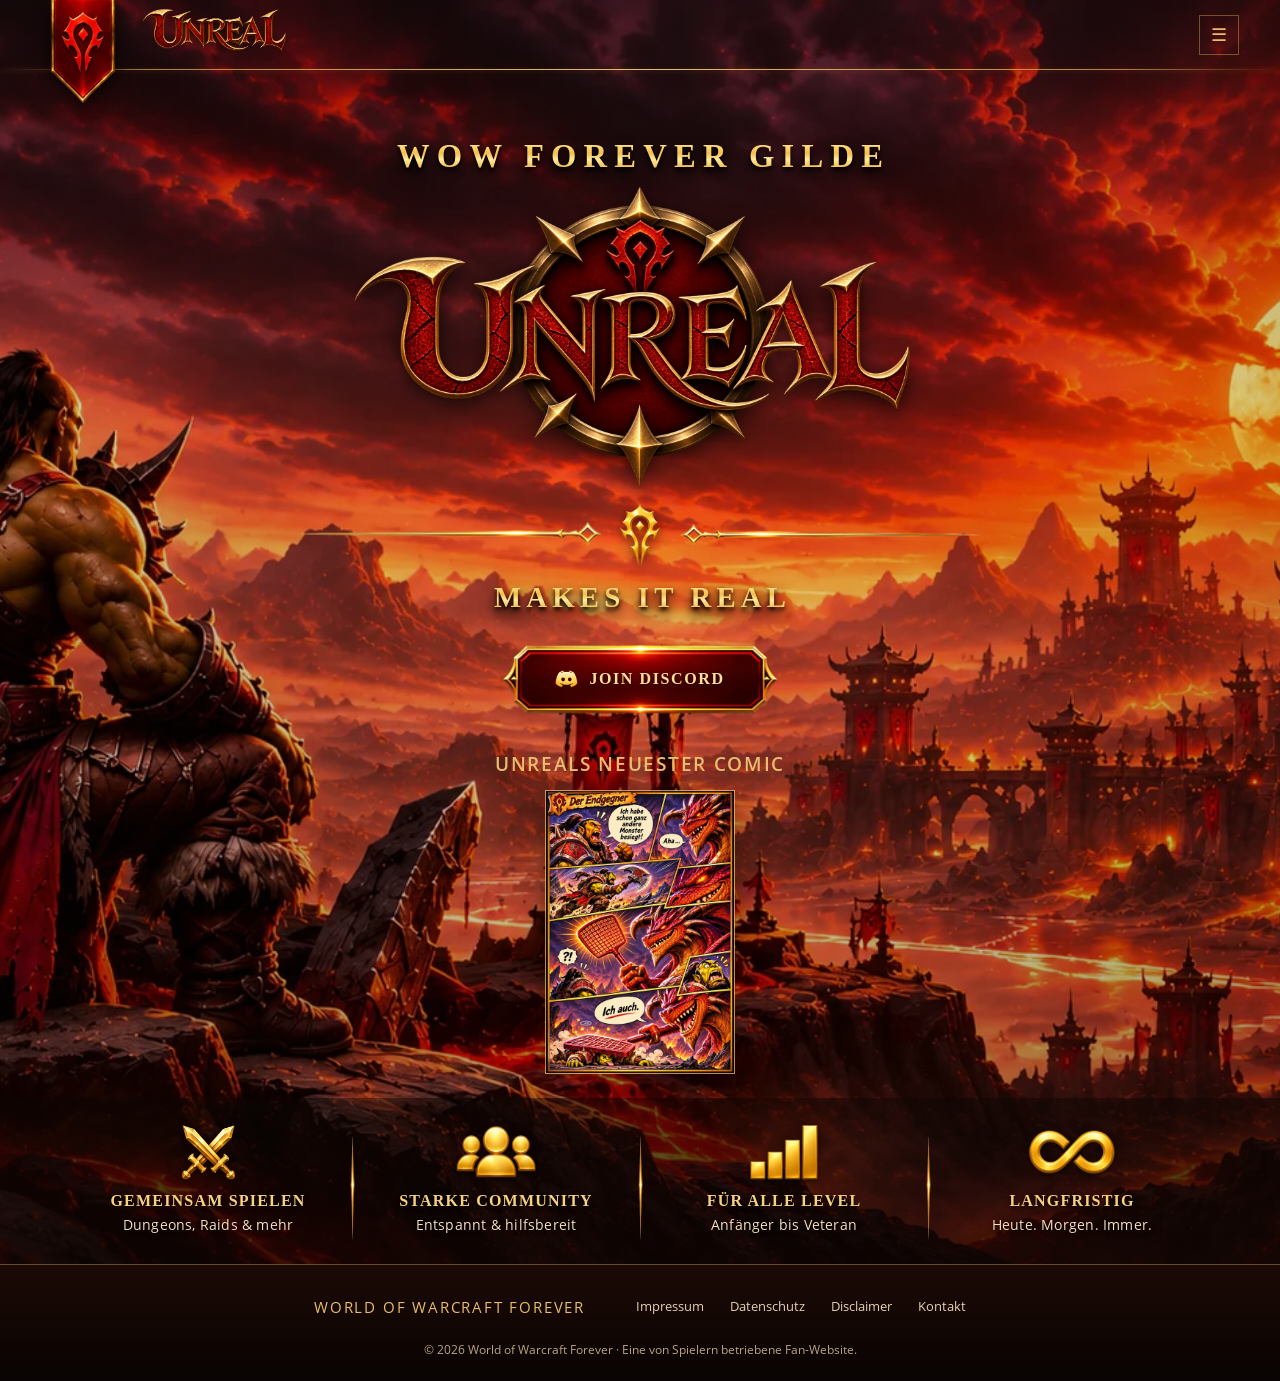
<file: index.html>
<!DOCTYPE html>

<html lang="de">
<head>
<meta charset="utf-8"/>
<meta content="width=device-width, initial-scale=1" name="viewport"/>
<meta content="Unreal ist eine Horde-PvE-Gilde in World of Warcraft Forever. Lerne unsere Gemeinschaft kennen und entdecke Dungeons, Raids, gemeinsame Abenteuer und unsere Werte." name="description"/>
<meta content="#100604" name="theme-color"/>
<title>Unreal – Horde-PvE-Gilde in World of Warcraft Forever</title>
<link href="styles.css?v=v20-home-spacing-header-crest" rel="stylesheet"/>
<meta content="website" property="og:type"/><meta content="de_DE" property="og:locale"/><meta content="Unreal – World of Warcraft Forever" property="og:site_name"/><meta content="Unreal – Horde-PvE-Gilde in World of Warcraft Forever" property="og:title"/><meta content="Unreal ist eine Horde-PvE-Gilde in World of Warcraft Forever. Lerne unsere Gemeinschaft kennen und entdecke Dungeons, Raids, gemeinsame Abenteuer und unsere Werte." property="og:description"/><meta content="summary" name="twitter:card"/><meta content="Unreal – Horde-PvE-Gilde in World of Warcraft Forever" name="twitter:title"/><meta content="Unreal ist eine Horde-PvE-Gilde in World of Warcraft Forever. Lerne unsere Gemeinschaft kennen und entdecke Dungeons, Raids, gemeinsame Abenteuer und unsere Werte." name="twitter:description"/><meta content="index,follow,max-image-preview:large" name="robots"/></head>
<body class="home-page-body">
<header class="site-header">
<a aria-label="Unreal, Startseite" class="brand" href="index.html">
<img alt="" class="brand-banner" src="assets/horde-banner.webp"/>
<span class="brand-copy">
<img alt="Unreal" class="brand-wordmark" src="assets/unreal-wordmark.webp"/>
</span>
</a>
<button aria-expanded="false" aria-label="Menü öffnen" class="menu-toggle">☰</button>
<nav aria-label="Hauptnavigation" class="nav">
<a class="active" href="index.html">Home</a>
<a href="gilde.html">Gilde</a>
<a href="erfolge.html">Erfolge</a>
<a href="comics.html">Comics</a>
<a href="ueber-uns.html">Über uns</a>
<a href="faq.html">FAQ</a>
<a href="kontakt.html">Kontakt</a>
</nav>
<a aria-label="Discord-Server öffnen" class="header-discord" href="https://discord.gg/68T92xhXNz">
<img alt="" src="assets/discord-gold.webp"/>
</a>
</header>
<main>
<section aria-label="World of Warcraft Forever" class="hero" id="start">
<div class="hero-content">
<h1 class="hero-kicker">WoW Forever Gilde</h1>
<img alt="UNREAL – Gildenlogo" class="hero-guild-logo" src="assets/unreal-guild-logo.webp"/>
<div aria-hidden="true" class="hero-rule">
<img alt="" class="rule-side rule-left" src="assets/hero-rule-mirrored.webp"/>
<img alt="Symbol der Horde" class="hero-emblem" src="assets/horde-symbol.webp"/>
<img alt="" class="rule-side rule-right" src="assets/hero-rule-right.webp"/>
</div>
<p class="hero-subtitle">Makes it real</p>
<a class="btn btn-discord" href="https://discord.gg/68T92xhXNz">
<span class="cta-label"><img alt="" src="assets/discord-gold.webp"/>Join Discord</span>
</a>
<div class="home-comics-teaser">
  <h2 class="home-comics-teaser-heading">UNREALS NEUESTER COMIC</h2>
  <a href="comics.html#comic-0001" aria-label="Comic 0001 ansehen">
    <img class="home-comics-teaser-image" src="assets/comic-0001-der-endgegner.webp" alt="Vorschau auf den neuesten Unreal-Comic, Comic 0001" width="1024" height="1536" loading="lazy"/>
  </a>
</div>
</div>
<div aria-label="Was unsere Gilde ausmacht" class="features">
<article class="feature">
<div class="feature-icon"><img alt="Zwei gekreuzte Schwerter als Symbol für gemeinsame Abenteuer" src="assets/feature-swords.webp"/></div>
<h2>Gemeinsam spielen</h2><p>Dungeons, Raids &amp; mehr</p>
</article>
<article class="feature">
<div class="feature-icon"><img alt="Symbol für die Gemeinschaft der Gilde" src="assets/feature-community.webp"/></div>
<h2>Starke Community</h2><p>Entspannt &amp; hilfsbereit</p>
</article>
<article class="feature">
<div class="feature-icon"><img alt="Symbol für Spieler aller Erfahrungsstufen" src="assets/feature-bars.webp"/></div>
<h2>Für alle Level</h2><p>Anfänger bis Veteran</p>
</article>
<article class="feature">
<div class="feature-icon"><img alt="Unendlichkeitssymbol für langfristiges gemeinsames Spielen" src="assets/feature-infinity.webp"/></div>
<h2>Langfristig</h2><p>Heute. Morgen. Immer.</p>
</article>
</div>
</section>
</main>
<footer class="site-footer">
<div class="footer-top">
<div class="footer-brand">World of Warcraft Forever</div>
<nav aria-label="Fußnavigation" class="footer-links">
<a href="impressum.html">Impressum</a>
<a href="datenschutz.html">Datenschutz</a>
<a href="disclaimer.html">Disclaimer</a>
<a href="kontakt.html">Kontakt</a>
</nav>
</div>
<p class="copyright">© 2026 World of Warcraft Forever · Eine von Spielern betriebene Fan-Website.</p>
</footer>
<script src="script.js"></script>
</body>
</html>
</file>
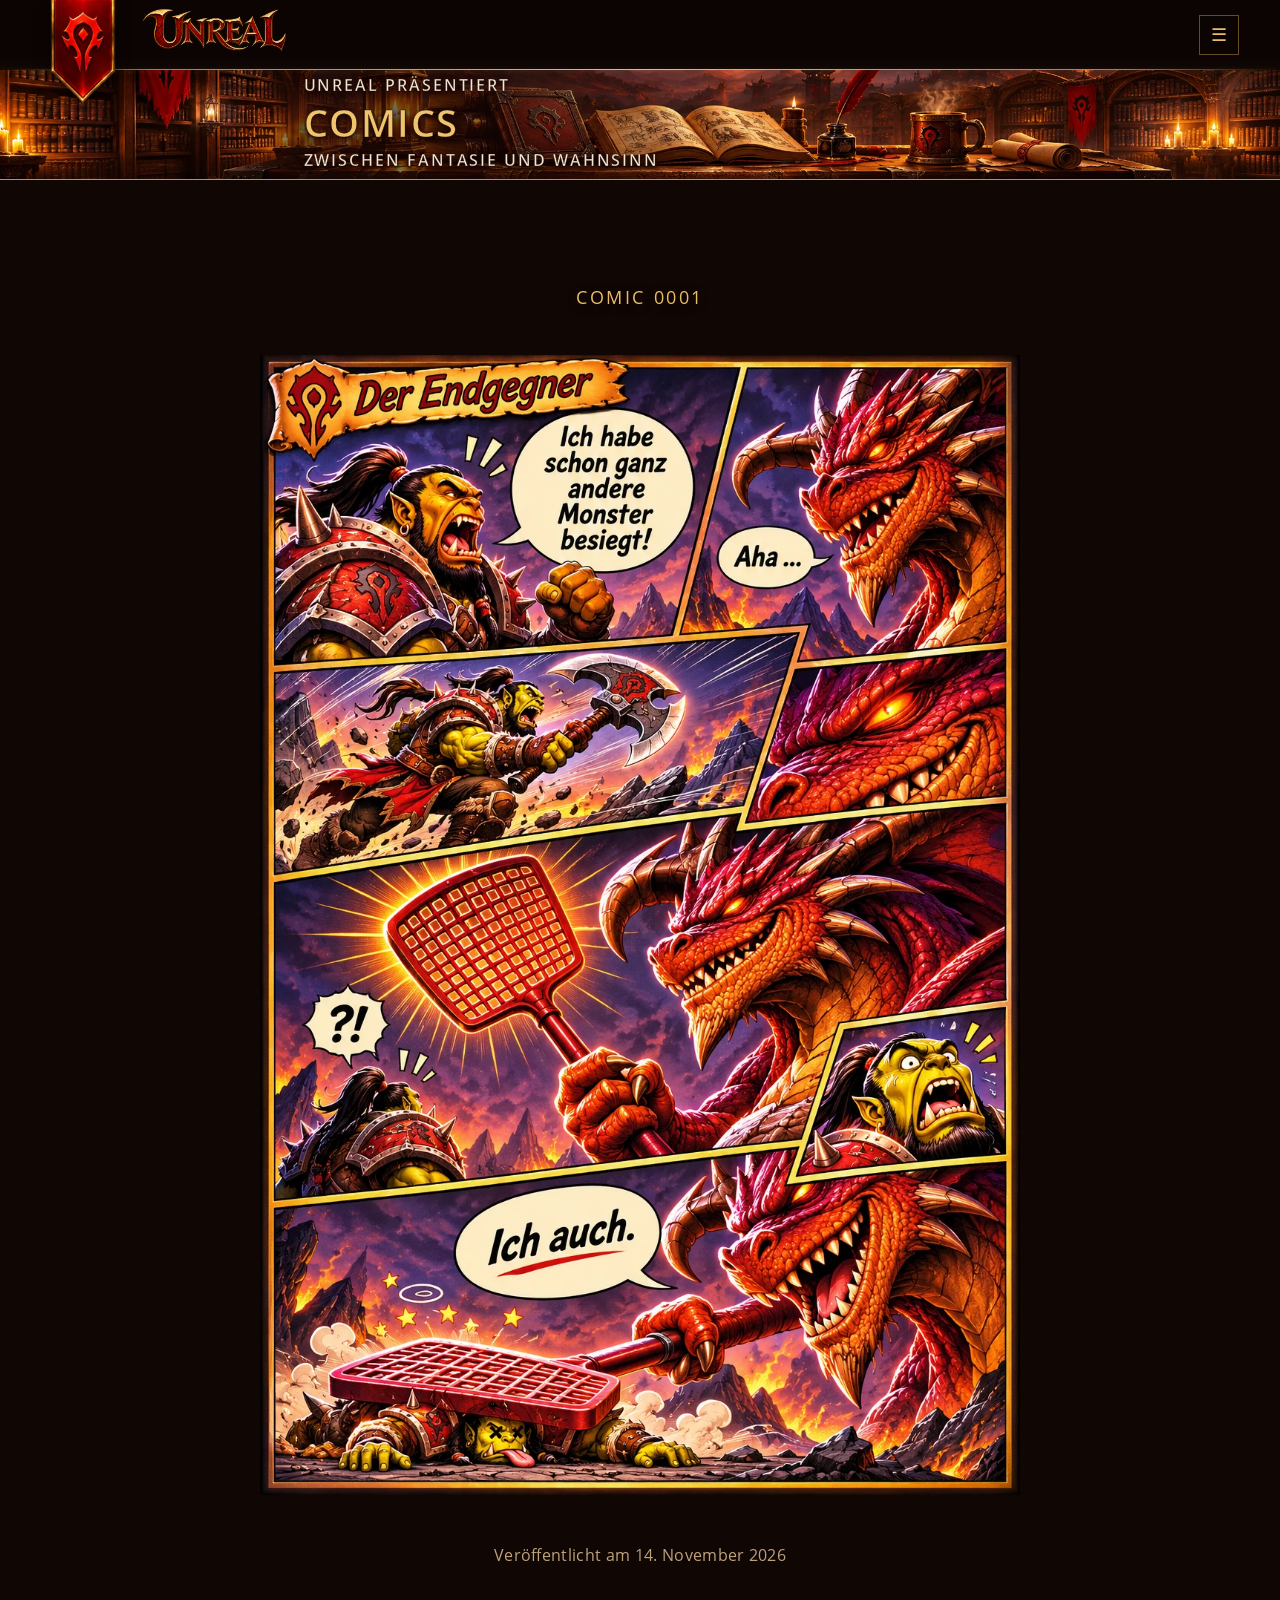
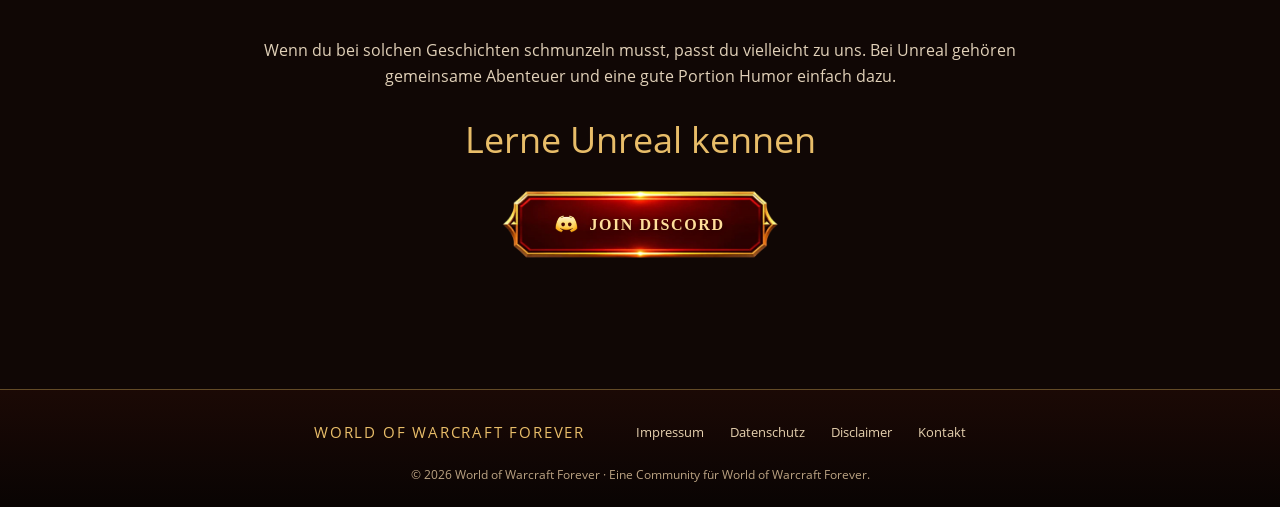
<file: comics.html>
<!DOCTYPE html>

<html lang="de">
<head>
<meta charset="utf-8"/>
<meta content="width=device-width, initial-scale=1" name="viewport"/>
<meta content="Comic 0001: Der Endgegner. Ein selbstbewusster Krieger, ein mächtiger Drache und eine unerwartete Fliegenklatsche – Unreal präsentiert Fantasy-Comics mit Humor." name="description"/>
<link rel="canonical" href="https://unreal-wow-forever.pages.dev/comics.html"/>
<meta content="#100705" name="theme-color"/>
<title>Comics von Unreal | WoW Forever Horde-PvE</title>
<link href="styles.css?v=v20-home-spacing-header-crest" rel="stylesheet"/>
<meta content="website" property="og:type"/><meta content="de_DE" property="og:locale"/><meta content="Unreal – World of Warcraft Forever" property="og:site_name"/><meta content="Comics von Unreal | WoW Forever Horde-PvE" property="og:title"/><meta content="Comic 0001: Der Endgegner. Ein selbstbewusster Krieger, ein mächtiger Drache und eine unerwartete Fliegenklatsche." property="og:description"/>
<meta content="https://unreal-wow-forever.pages.dev/assets/comic-0001-der-endgegner.webp" property="og:image"/><meta content="summary" name="twitter:card"/><meta content="Comics von Unreal | WoW Forever Horde-PvE" name="twitter:title"/><meta content="Comic 0001: Der Endgegner. Ein selbstbewusster Krieger, ein mächtiger Drache und eine unerwartete Fliegenklatsche." name="twitter:description"/>
<meta content="https://unreal-wow-forever.pages.dev/assets/comic-0001-der-endgegner.webp" name="twitter:image"/><meta content="index,follow,max-image-preview:large" name="robots"/></head>
<body class="comics-page-body achievements-page-body">
<header class="site-header">
<a aria-label="Unreal, Startseite" class="brand" href="index.html">
<img alt="" class="brand-banner" src="assets/horde-banner.webp"/>
<span class="brand-copy">
<img alt="Unreal" class="brand-wordmark" src="assets/unreal-wordmark.webp"/>
</span>
</a>
<button aria-expanded="false" aria-label="Menü öffnen" class="menu-toggle">☰</button>
<nav aria-label="Hauptnavigation" class="nav">
<a href="index.html">Home</a>
<a href="gilde.html">Gilde</a>
<a href="erfolge.html">Erfolge</a>
<a class="active" href="comics.html">Comics</a>
<a href="ueber-uns.html">Über uns</a>
<a href="faq.html">FAQ</a>
<a href="kontakt.html">Kontakt</a>
</nav>
<a aria-label="Discord-Server öffnen" class="header-discord" href="https://discord.gg/68T92xhXNz" rel="noopener" target="_blank">
<img alt="" src="assets/discord-gold.webp"/>
</a>
</header>
<main class="achievements-page">
<div class="contact-banner achievements-banner shared-page-hero">
<img alt="Eine weitläufige Fantasy-Bibliothek mit hohen Bücherregalen, roten Bannern und warmem goldenem Licht." fetchpriority="high" height="176" src="assets/comics-bibliothek-hero.webp" width="2048"/>
<div class="contact-banner-title achievements-banner-title shared-page-hero-title">
<p class="eyebrow">UNREAL PRÄSENTIERT</p>
<h1>COMICS</h1>
<p class="achievements-hero-subtitle">ZWISCHEN FANTASIE UND WAHNSINN</p>
</div>
</div>
<section class="content achievements-content comics-content">
<article class="comic-entry" id="comic-0001">
<header class="comic-entry-heading">
<span class="eyebrow comic-number">COMIC 0001</span>
</header>
<div class="comic-stage">
<figure class="comic-figure">
<img src="assets/comic-0001-der-endgegner.webp"
     alt="Fantasy-Comic: Ein gepanzerter Orc fordert einen riesigen roten Drachen heraus. Der Drache holt eine übergroße Fliegenklatsche hervor und drückt den winzigen Krieger im letzten Bild damit zu Boden. Der Drache sagt: Ich auch."
     width="1024" height="1536" loading="eager" fetchpriority="high"/>
</figure>
</div>
<p class="comic-publication-date"><time datetime="2026-11-14">Veröffentlicht am 14. November 2026</time></p>
<section class="comic-discord-cta" aria-labelledby="comic-discord-heading">
<p class="comic-discord-copy">Wenn du bei solchen Geschichten schmunzeln musst, passt du vielleicht zu uns. Bei Unreal gehören gemeinsame Abenteuer und eine gute Portion Humor einfach dazu.</p>
<h2 id="comic-discord-heading">Lerne Unreal kennen</h2>
<a class="btn btn-discord" href="https://discord.gg/68T92xhXNz" target="_blank" rel="noopener">
<span class="cta-label"><img alt="" src="assets/discord-gold.webp"/>JOIN DISCORD</span>
</a>
</section>
</article>
</section>
</main>
<footer class="site-footer">
<div class="footer-top">
<div class="footer-brand">World of Warcraft Forever</div>
<nav aria-label="Fußnavigation" class="footer-links">
<a href="impressum.html">Impressum</a><a href="datenschutz.html">Datenschutz</a>
<a href="disclaimer.html">Disclaimer</a><a href="kontakt.html">Kontakt</a>
</nav>
</div>
<p class="copyright">© 2026 World of Warcraft Forever · Eine Community für World of Warcraft Forever.</p>
</footer>
<script src="script.js"></script>
</body>
</html>
</file>
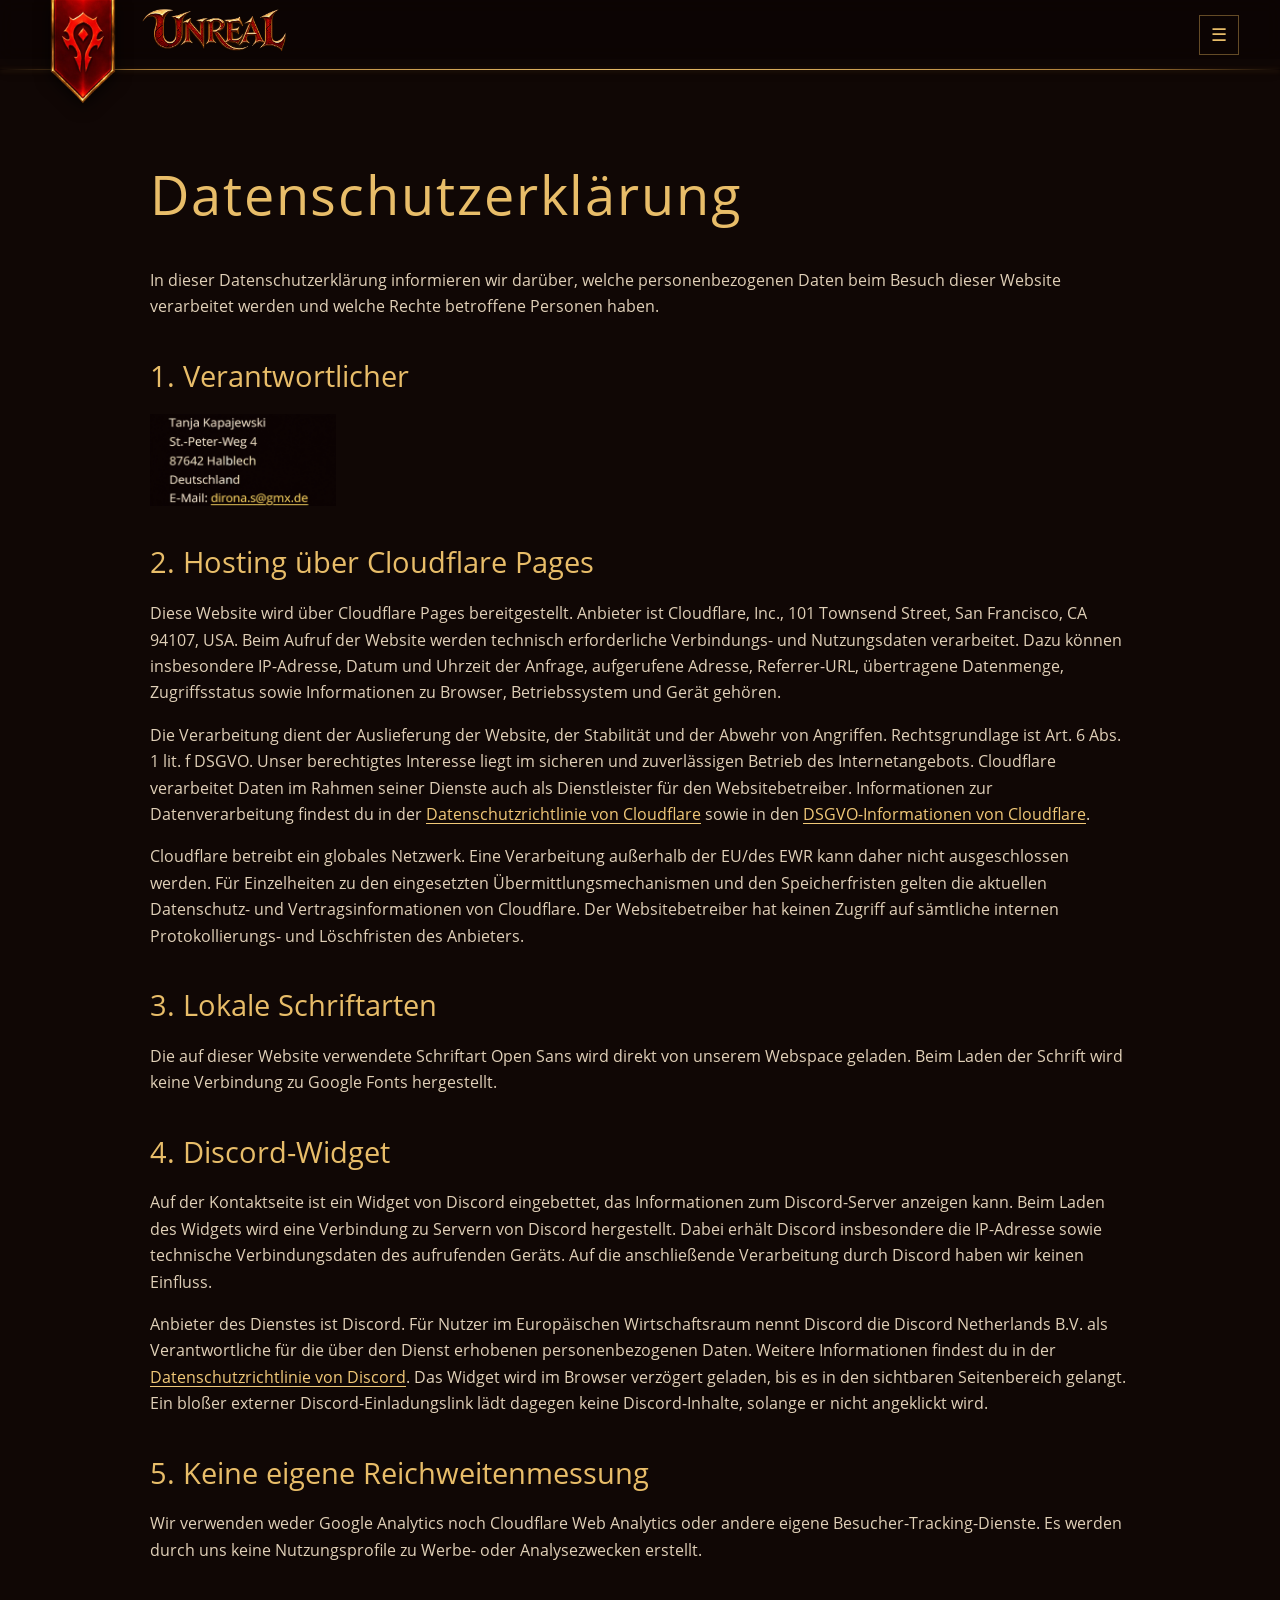
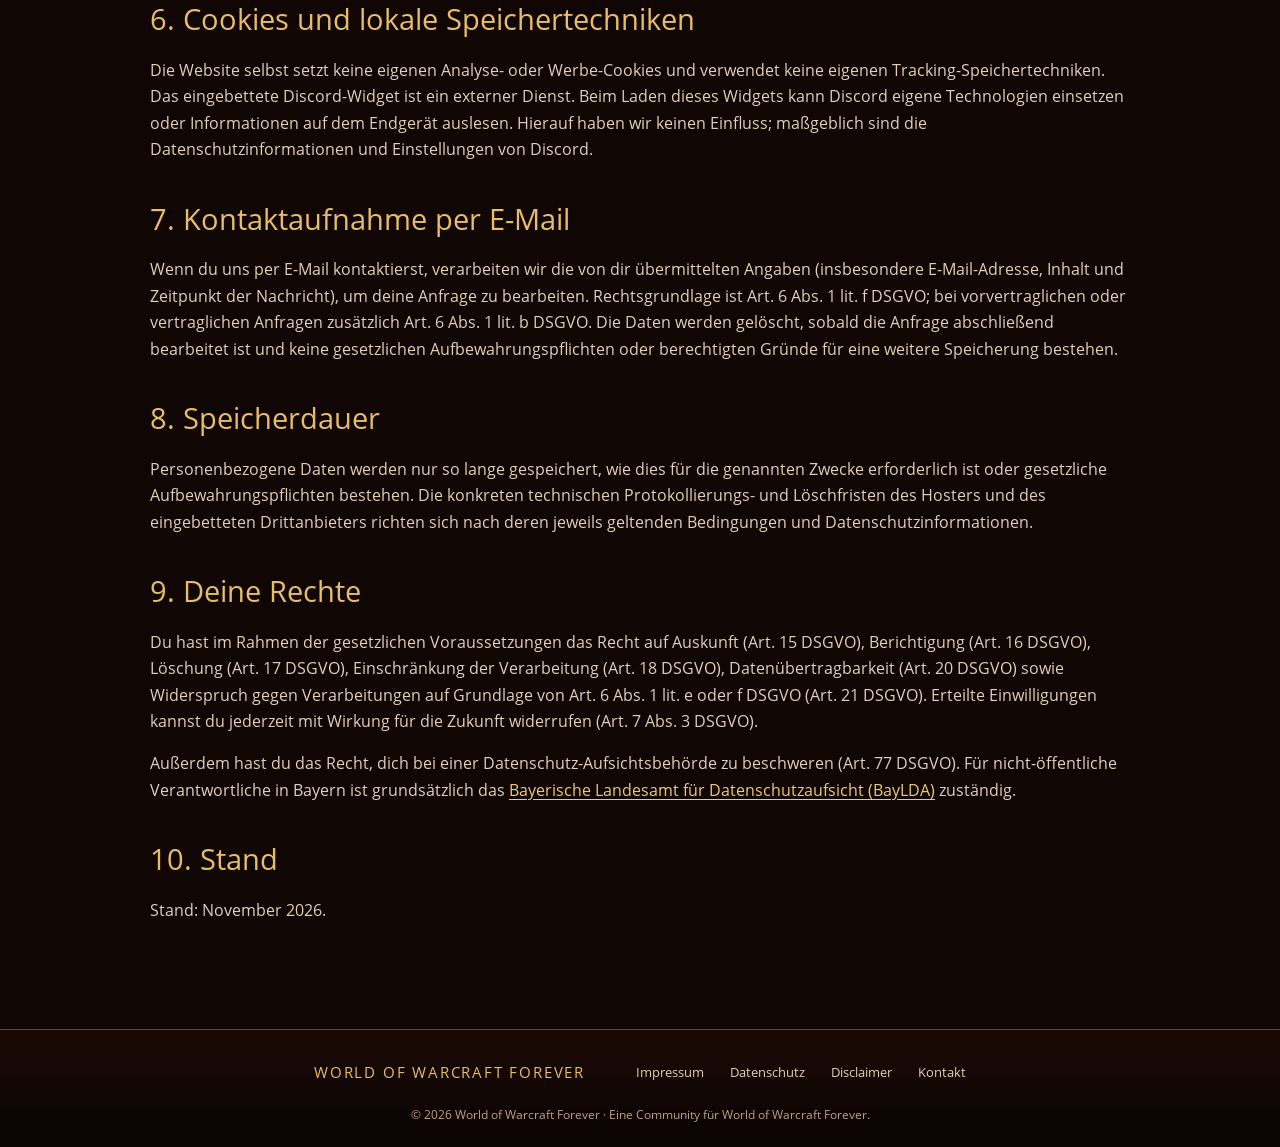
<file: datenschutz.html>
<!DOCTYPE html>

<html lang="de"><head><meta charset="utf-8"/><meta content="width=device-width, initial-scale=1" name="viewport"/>
<meta content="Informationen zur Verarbeitung personenbezogener Daten beim Besuch der Website Unreal, einschließlich Hosting über Cloudflare und Discord-Widget." name="description"/><meta content="#100705" name="theme-color"/>
<title>Datenschutz | Unreal – World of Warcraft Forever</title><link href="styles.css?v=v41-legal-fonts-top" rel="stylesheet"/><meta content="website" property="og:type"/><meta content="de_DE" property="og:locale"/><meta content="Unreal – World of Warcraft Forever" property="og:site_name"/><meta content="Datenschutz | Unreal – World of Warcraft Forever" property="og:title"/><meta content="Informationen zur Verarbeitung personenbezogener Daten beim Besuch der Website Unreal, einschließlich Hosting über Cloudflare und Discord-Widget." property="og:description"/><meta content="summary" name="twitter:card"/><meta content="Datenschutz | Unreal – World of Warcraft Forever" name="twitter:title"/><meta content="Informationen zur Verarbeitung personenbezogener Daten beim Besuch der Website Unreal, einschließlich Hosting über Cloudflare und Discord-Widget." name="twitter:description"/><meta content="index,follow,max-image-preview:large" name="robots"/></head>
<body>
<header class="site-header">
<a aria-label="Unreal, Startseite" class="brand" href="index.html">
<img alt="" class="brand-banner" src="assets/horde-banner.webp"/>
<span class="brand-copy"><img alt="Unreal" class="brand-wordmark" src="assets/unreal-wordmark.webp"/></span>
</a>
<button aria-expanded="false" aria-label="Menü öffnen" class="menu-toggle">☰</button>
<nav aria-label="Hauptnavigation" class="nav">
<a href="index.html">Home</a><a href="gilde.html">Gilde</a><a href="erfolge.html">Erfolge</a>
<a href="comics.html">Comics</a>
<a href="ueber-uns.html">Über uns</a><a href="faq.html">FAQ</a><a href="kontakt.html">Kontakt</a>
</nav>
<a aria-label="Discord-Server öffnen" class="header-discord" href="https://discord.gg/68T92xhXNz" rel="noopener" target="_blank">
<img alt="" src="assets/discord-gold.webp"/>
</a>
</header>
<main><section class="content legal-content" style="padding-top:150px;min-height:70vh">
<h1>Datenschutzerklärung</h1>
<p>In dieser Datenschutzerklärung informieren wir darüber, welche personenbezogenen Daten beim Besuch dieser Website verarbeitet werden und welche Rechte betroffene Personen haben.</p>
<h2>1. Verantwortlicher</h2>
<img class="privacy-contact-image" src="assets/datenschutz-verantwortlicher.webp" alt="Kontaktangaben des Verantwortlichen" width="371" height="185"/>
<h2>2. Hosting über Cloudflare Pages</h2>
<p>Diese Website wird über Cloudflare Pages bereitgestellt. Anbieter ist Cloudflare, Inc., 101 Townsend Street, San Francisco, CA 94107, USA. Beim Aufruf der Website werden technisch erforderliche Verbindungs- und Nutzungsdaten verarbeitet. Dazu können insbesondere IP-Adresse, Datum und Uhrzeit der Anfrage, aufgerufene Adresse, Referrer-URL, übertragene Datenmenge, Zugriffsstatus sowie Informationen zu Browser, Betriebssystem und Gerät gehören.</p>
<p>Die Verarbeitung dient der Auslieferung der Website, der Stabilität und der Abwehr von Angriffen. Rechtsgrundlage ist Art. 6 Abs. 1 lit. f DSGVO. Unser berechtigtes Interesse liegt im sicheren und zuverlässigen Betrieb des Internetangebots. Cloudflare verarbeitet Daten im Rahmen seiner Dienste auch als Dienstleister für den Websitebetreiber. Informationen zur Datenverarbeitung findest du in der <a href="https://www.cloudflare.com/privacypolicy/" rel="noopener" target="_blank">Datenschutzrichtlinie von Cloudflare</a> sowie in den <a href="https://www.cloudflare.com/de-de/trust-hub/gdpr/" rel="noopener" target="_blank">DSGVO-Informationen von Cloudflare</a>.</p>
<p>Cloudflare betreibt ein globales Netzwerk. Eine Verarbeitung außerhalb der EU/des EWR kann daher nicht ausgeschlossen werden. Für Einzelheiten zu den eingesetzten Übermittlungsmechanismen und den Speicherfristen gelten die aktuellen Datenschutz- und Vertragsinformationen von Cloudflare. Der Websitebetreiber hat keinen Zugriff auf sämtliche internen Protokollierungs- und Löschfristen des Anbieters.</p>
<h2>3. Lokale Schriftarten</h2>
<p>Die auf dieser Website verwendete Schriftart Open Sans wird direkt von unserem Webspace geladen. Beim Laden der Schrift wird keine Verbindung zu Google Fonts hergestellt.</p>
<h2>4. Discord-Widget</h2>
<p>Auf der Kontaktseite ist ein Widget von Discord eingebettet, das Informationen zum Discord-Server anzeigen kann. Beim Laden des Widgets wird eine Verbindung zu Servern von Discord hergestellt. Dabei erhält Discord insbesondere die IP-Adresse sowie technische Verbindungsdaten des aufrufenden Geräts. Auf die anschließende Verarbeitung durch Discord haben wir keinen Einfluss.</p>
<p>Anbieter des Dienstes ist Discord. Für Nutzer im Europäischen Wirtschaftsraum nennt Discord die Discord Netherlands B.V. als Verantwortliche für die über den Dienst erhobenen personenbezogenen Daten. Weitere Informationen findest du in der <a href="https://discord.com/privacy" rel="noopener" target="_blank">Datenschutzrichtlinie von Discord</a>. Das Widget wird im Browser verzögert geladen, bis es in den sichtbaren Seitenbereich gelangt. Ein bloßer externer Discord-Einladungslink lädt dagegen keine Discord-Inhalte, solange er nicht angeklickt wird.</p>
<h2>5. Keine eigene Reichweitenmessung</h2>
<p>Wir verwenden weder Google Analytics noch Cloudflare Web Analytics oder andere eigene Besucher-Tracking-Dienste. Es werden durch uns keine Nutzungsprofile zu Werbe- oder Analysezwecken erstellt.</p>
<h2>6. Cookies und lokale Speichertechniken</h2>
<p>Die Website selbst setzt keine eigenen Analyse- oder Werbe-Cookies und verwendet keine eigenen Tracking-Speichertechniken. Das eingebettete Discord-Widget ist ein externer Dienst. Beim Laden dieses Widgets kann Discord eigene Technologien einsetzen oder Informationen auf dem Endgerät auslesen. Hierauf haben wir keinen Einfluss; maßgeblich sind die Datenschutzinformationen und Einstellungen von Discord.</p>
<h2>7. Kontaktaufnahme per E-Mail</h2>
<p>Wenn du uns per E-Mail kontaktierst, verarbeiten wir die von dir übermittelten Angaben (insbesondere E-Mail-Adresse, Inhalt und Zeitpunkt der Nachricht), um deine Anfrage zu bearbeiten. Rechtsgrundlage ist Art. 6 Abs. 1 lit. f DSGVO; bei vorvertraglichen oder vertraglichen Anfragen zusätzlich Art. 6 Abs. 1 lit. b DSGVO. Die Daten werden gelöscht, sobald die Anfrage abschließend bearbeitet ist und keine gesetzlichen Aufbewahrungspflichten oder berechtigten Gründe für eine weitere Speicherung bestehen.</p>
<h2>8. Speicherdauer</h2>
<p>Personenbezogene Daten werden nur so lange gespeichert, wie dies für die genannten Zwecke erforderlich ist oder gesetzliche Aufbewahrungspflichten bestehen. Die konkreten technischen Protokollierungs- und Löschfristen des Hosters und des eingebetteten Drittanbieters richten sich nach deren jeweils geltenden Bedingungen und Datenschutzinformationen.</p>
<h2>9. Deine Rechte</h2>
<p>Du hast im Rahmen der gesetzlichen Voraussetzungen das Recht auf Auskunft (Art. 15 DSGVO), Berichtigung (Art. 16 DSGVO), Löschung (Art. 17 DSGVO), Einschränkung der Verarbeitung (Art. 18 DSGVO), Datenübertragbarkeit (Art. 20 DSGVO) sowie Widerspruch gegen Verarbeitungen auf Grundlage von Art. 6 Abs. 1 lit. e oder f DSGVO (Art. 21 DSGVO). Erteilte Einwilligungen kannst du jederzeit mit Wirkung für die Zukunft widerrufen (Art. 7 Abs. 3 DSGVO).</p>
<p>Außerdem hast du das Recht, dich bei einer Datenschutz-Aufsichtsbehörde zu beschweren (Art. 77 DSGVO). Für nicht-öffentliche Verantwortliche in Bayern ist grundsätzlich das <a href="https://www.lda.bayern.de/de/beschwerde.html" rel="noopener" target="_blank">Bayerische Landesamt für Datenschutzaufsicht (BayLDA)</a> zuständig.</p>
<h2>10. Stand</h2><p>Stand: November 2026.</p>
</section></main>
<footer class="site-footer"><div class="footer-top"><div class="footer-brand">World of Warcraft Forever</div>
<nav aria-label="Fußnavigation" class="footer-links"><a href="impressum.html">Impressum</a><a href="datenschutz.html">Datenschutz</a><a href="disclaimer.html">Disclaimer</a><a href="kontakt.html">Kontakt</a></nav>
</div><p class="copyright">© 2026 World of Warcraft Forever · Eine Community für World of Warcraft Forever.</p></footer>
<script src="script.js"></script></body></html>
</file>
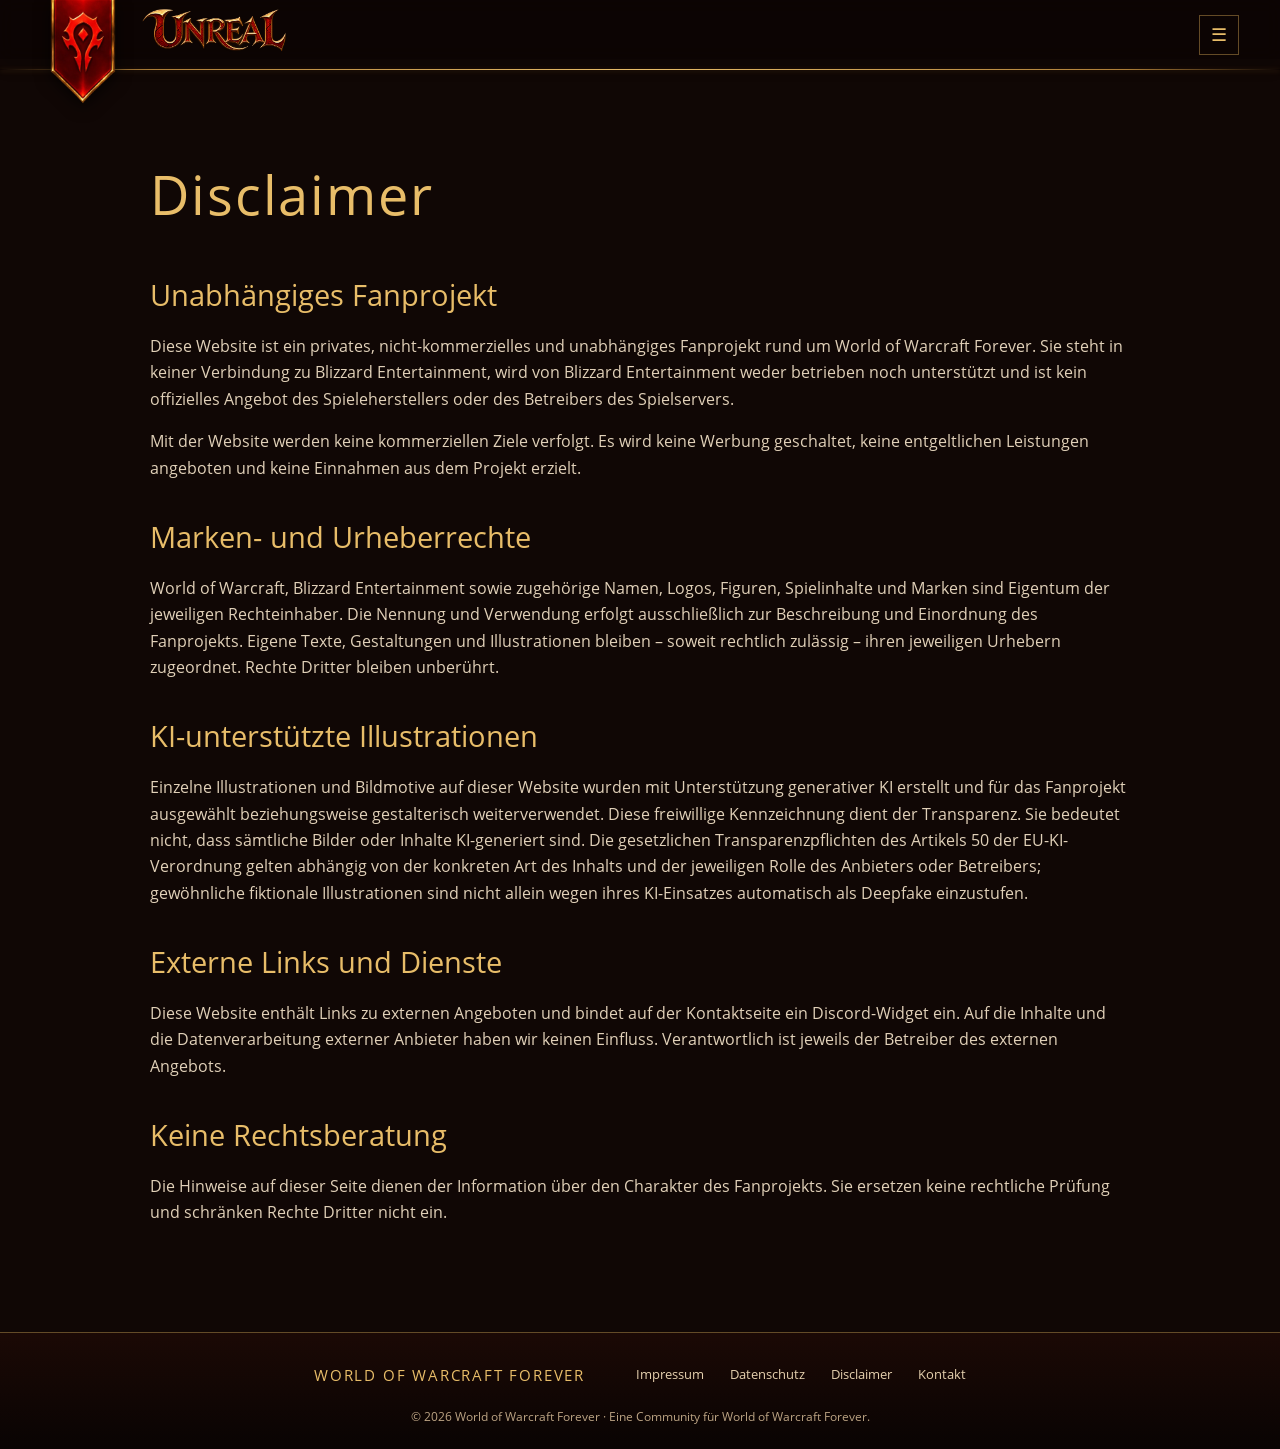
<file: disclaimer.html>
<!DOCTYPE html>

<html lang="de"><head><meta charset="utf-8"/><meta content="width=device-width, initial-scale=1" name="viewport"/>
<meta content="Hinweise zum unabhängigen, nicht-kommerziellen World of Warcraft Forever Fanprojekt Unreal, zu Markenrechten und KI-unterstützten Illustrationen." name="description"/><meta content="#100705" name="theme-color"/>
<title>Disclaimer – Fanprojekt Unreal | World of Warcraft Forever</title><link href="styles.css?v=v41-legal-fonts-top" rel="stylesheet"/><meta content="website" property="og:type"/><meta content="de_DE" property="og:locale"/><meta content="Unreal – World of Warcraft Forever" property="og:site_name"/><meta content="Disclaimer – Fanprojekt Unreal | World of Warcraft Forever" property="og:title"/><meta content="Hinweise zum unabhängigen, nicht-kommerziellen World of Warcraft Forever Fanprojekt Unreal, zu Markenrechten und KI-unterstützten Illustrationen." property="og:description"/><meta content="summary" name="twitter:card"/><meta content="Disclaimer – Fanprojekt Unreal | World of Warcraft Forever" name="twitter:title"/><meta content="Hinweise zum unabhängigen, nicht-kommerziellen World of Warcraft Forever Fanprojekt Unreal, zu Markenrechten und KI-unterstützten Illustrationen." name="twitter:description"/><meta content="index,follow,max-image-preview:large" name="robots"/></head>
<body>
<header class="site-header">
<a aria-label="Unreal, Startseite" class="brand" href="index.html">
<img alt="" class="brand-banner" src="assets/horde-banner.webp"/>
<span class="brand-copy"><img alt="Unreal" class="brand-wordmark" src="assets/unreal-wordmark.webp"/></span>
</a>
<button aria-expanded="false" aria-label="Menü öffnen" class="menu-toggle">☰</button>
<nav aria-label="Hauptnavigation" class="nav">
<a href="index.html">Home</a><a href="gilde.html">Gilde</a><a href="erfolge.html">Erfolge</a>
<a href="comics.html">Comics</a>
<a href="ueber-uns.html">Über uns</a><a href="faq.html">FAQ</a><a href="kontakt.html">Kontakt</a>
</nav>
<a aria-label="Discord-Server öffnen" class="header-discord" href="https://discord.gg/68T92xhXNz" rel="noopener" target="_blank">
<img alt="" src="assets/discord-gold.webp"/>
</a>
</header>
<main><section class="content legal-content" style="padding-top:150px;min-height:70vh">
<h1>Disclaimer</h1>
<h2>Unabhängiges Fanprojekt</h2>
<p>Diese Website ist ein privates, nicht-kommerzielles und unabhängiges Fanprojekt rund um World of Warcraft Forever. Sie steht in keiner Verbindung zu Blizzard Entertainment, wird von Blizzard Entertainment weder betrieben noch unterstützt und ist kein offizielles Angebot des Spieleherstellers oder des Betreibers des Spielservers.</p>
<p>Mit der Website werden keine kommerziellen Ziele verfolgt. Es wird keine Werbung geschaltet, keine entgeltlichen Leistungen angeboten und keine Einnahmen aus dem Projekt erzielt.</p>
<h2>Marken- und Urheberrechte</h2>
<p>World of Warcraft, Blizzard Entertainment sowie zugehörige Namen, Logos, Figuren, Spielinhalte und Marken sind Eigentum der jeweiligen Rechteinhaber. Die Nennung und Verwendung erfolgt ausschließlich zur Beschreibung und Einordnung des Fanprojekts. Eigene Texte, Gestaltungen und Illustrationen bleiben – soweit rechtlich zulässig – ihren jeweiligen Urhebern zugeordnet. Rechte Dritter bleiben unberührt.</p>
<h2>KI-unterstützte Illustrationen</h2>
<p>Einzelne Illustrationen und Bildmotive auf dieser Website wurden mit Unterstützung generativer KI erstellt und für das Fanprojekt ausgewählt beziehungsweise gestalterisch weiterverwendet. Diese freiwillige Kennzeichnung dient der Transparenz. Sie bedeutet nicht, dass sämtliche Bilder oder Inhalte KI-generiert sind. Die gesetzlichen Transparenzpflichten des Artikels 50 der EU-KI-Verordnung gelten abhängig von der konkreten Art des Inhalts und der jeweiligen Rolle des Anbieters oder Betreibers; gewöhnliche fiktionale Illustrationen sind nicht allein wegen ihres KI-Einsatzes automatisch als Deepfake einzustufen.</p>
<h2>Externe Links und Dienste</h2>
<p>Diese Website enthält Links zu externen Angeboten und bindet auf der Kontaktseite ein Discord-Widget ein. Auf die Inhalte und die Datenverarbeitung externer Anbieter haben wir keinen Einfluss. Verantwortlich ist jeweils der Betreiber des externen Angebots.</p>
<h2>Keine Rechtsberatung</h2>
<p>Die Hinweise auf dieser Seite dienen der Information über den Charakter des Fanprojekts. Sie ersetzen keine rechtliche Prüfung und schränken Rechte Dritter nicht ein.</p>
</section></main>
<footer class="site-footer"><div class="footer-top"><div class="footer-brand">World of Warcraft Forever</div>
<nav aria-label="Fußnavigation" class="footer-links"><a href="impressum.html">Impressum</a><a href="datenschutz.html">Datenschutz</a><a href="disclaimer.html">Disclaimer</a><a href="kontakt.html">Kontakt</a></nav>
</div><p class="copyright">© 2026 World of Warcraft Forever · Eine Community für World of Warcraft Forever.</p></footer>
<script src="script.js"></script></body></html>
</file>
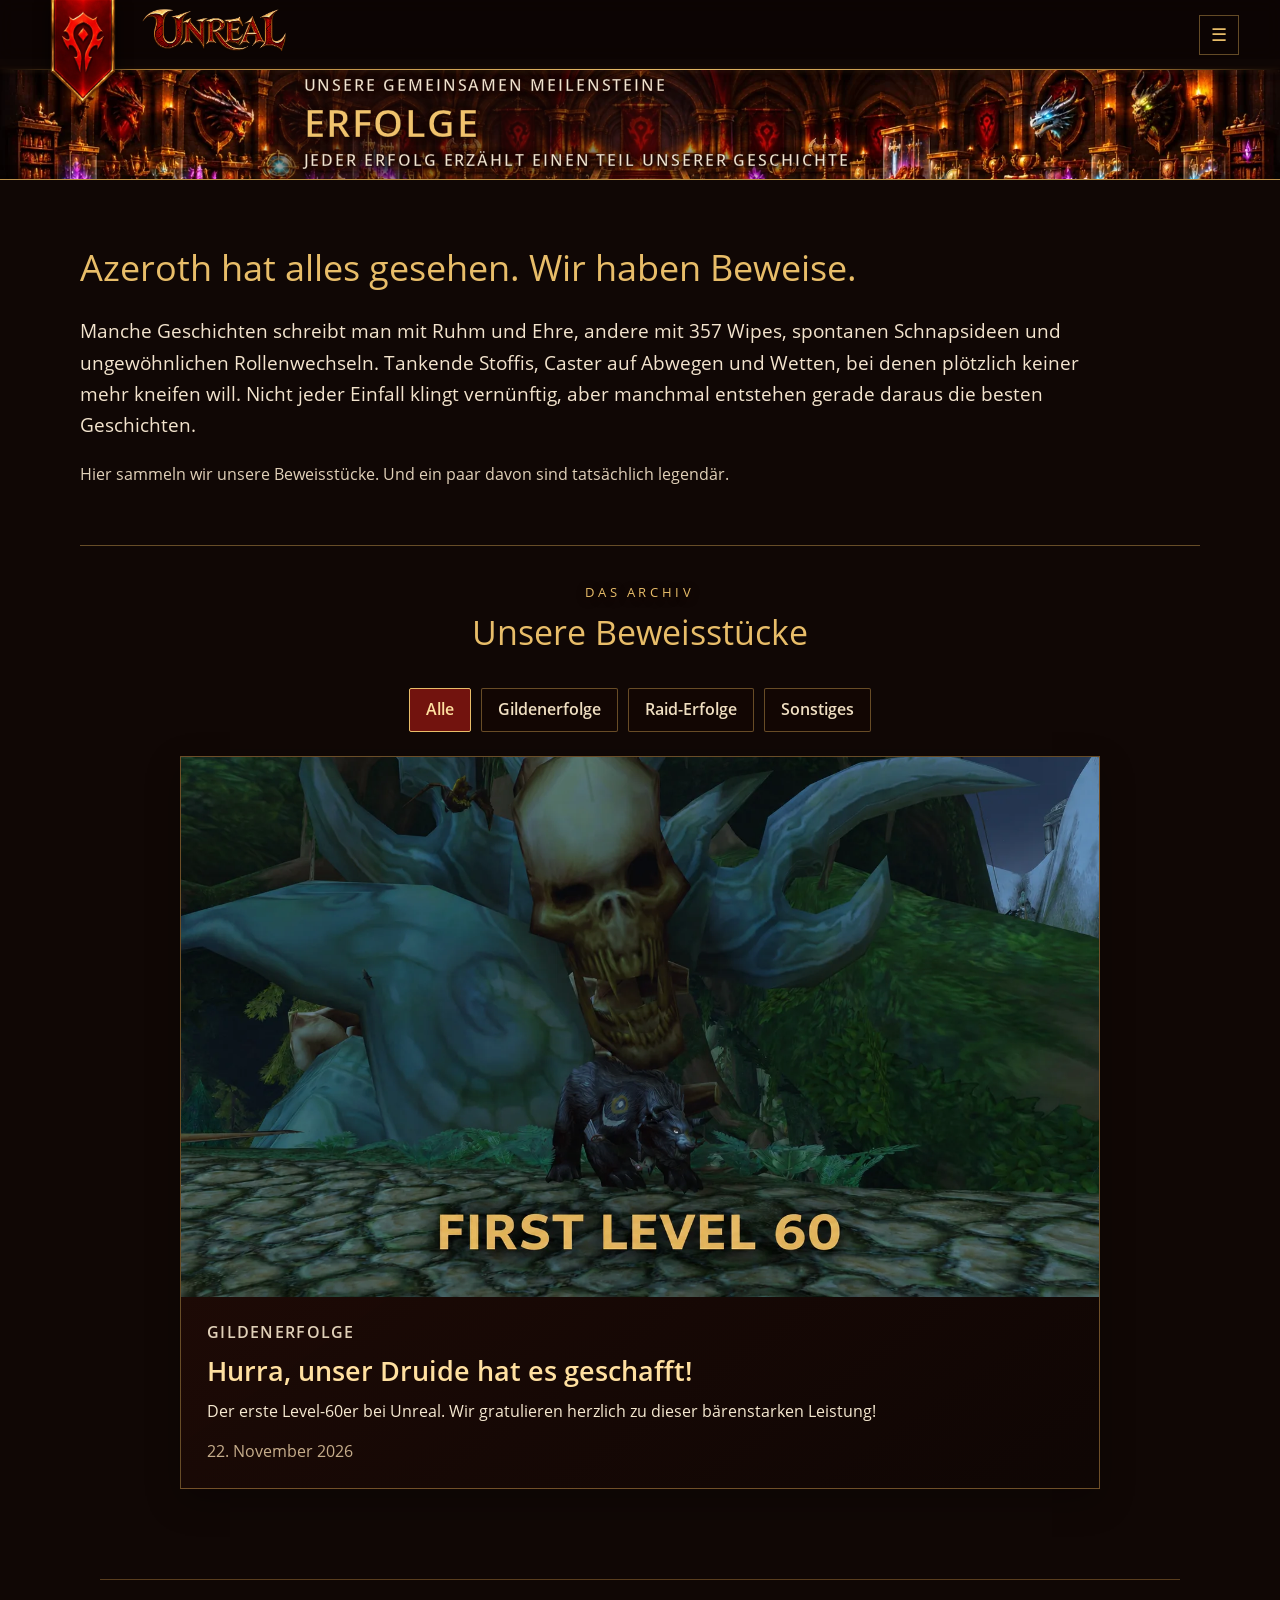
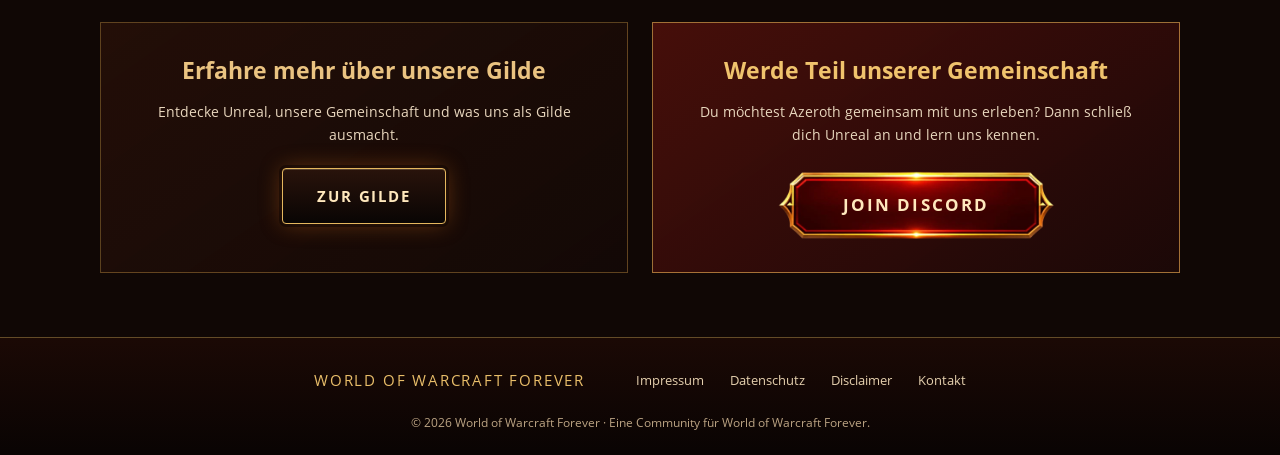
<file: erfolge.html>
<!DOCTYPE html>

<html lang="de">
<head>
<meta charset="utf-8"/>
<meta content="width=device-width, initial-scale=1" name="viewport"/>
<meta content="Entdecke gemeinsame Erlebnisse, Gildenaktionen und Meilensteine von Unreal, der Horde-PvE-Gilde in World of Warcraft Forever." name="description"/>
<meta content="#100705" name="theme-color"/>
<title>Gildenerfolge von Unreal | WoW Forever Horde-PvE</title>
<link href="styles.css?v=v28-achievement-first-level" rel="stylesheet"/>
<meta content="website" property="og:type"/><meta content="de_DE" property="og:locale"/><meta content="Unreal – World of Warcraft Forever" property="og:site_name"/><meta content="Gildenerfolge von Unreal | WoW Forever Horde-PvE" property="og:title"/><meta content="Entdecke gemeinsame Erlebnisse, Gildenaktionen und Meilensteine von Unreal, der Horde-PvE-Gilde in World of Warcraft Forever." property="og:description"/><meta content="summary" name="twitter:card"/><meta content="Gildenerfolge von Unreal | WoW Forever Horde-PvE" name="twitter:title"/><meta content="Entdecke gemeinsame Erlebnisse, Gildenaktionen und Meilensteine von Unreal, der Horde-PvE-Gilde in World of Warcraft Forever." name="twitter:description"/><meta content="index,follow,max-image-preview:large" name="robots"/></head>
<body class="achievements-page-body achievements-page-body">
<header class="site-header">
<a aria-label="Unreal, Startseite" class="brand" href="index.html">
<img alt="" class="brand-banner" src="assets/horde-banner.webp"/>
<span class="brand-copy">
<img alt="Unreal" class="brand-wordmark" src="assets/unreal-wordmark.webp"/>
</span>
</a>
<button aria-expanded="false" aria-label="Menü öffnen" class="menu-toggle">☰</button>
<nav aria-label="Hauptnavigation" class="nav">
<a href="index.html">Home</a>
<a href="gilde.html">Gilde</a>
<a class="active" href="erfolge.html">Erfolge</a>
<a href="comics.html">Comics</a>
<a href="ueber-uns.html">Über uns</a>
<a href="faq.html">FAQ</a>
<a href="kontakt.html">Kontakt</a>
</nav>
<a aria-label="Discord-Server öffnen" class="header-discord" href="https://discord.gg/68T92xhXNz" rel="noopener" target="_blank">
<img alt="" src="assets/discord-gold.webp"/>
</a>
</header>
<main class="achievements-page">
<div class="contact-banner achievements-banner shared-page-hero">
<img alt="Eine prunkvolle Trophäenhalle mit Drachenkopf, Siegesbannern, Pokalen und magischen Artefakten." fetchpriority="high" height="176" src="assets/erfolge-trophaeenhalle.webp" width="2048"/>
<div class="contact-banner-title achievements-banner-title shared-page-hero-title">
<p class="eyebrow">UNSERE GEMEINSAMEN MEILENSTEINE</p>
<h1>ERFOLGE</h1>
<p class="achievements-hero-subtitle">JEDER ERFOLG ERZÄHLT EINEN TEIL UNSERER GESCHICHTE</p>
</div>
</div>
<section class="content achievements-content">
<h2>Azeroth hat alles gesehen. Wir haben Beweise.</h2>
<p class="lead">Manche Geschichten schreibt man mit Ruhm und Ehre, andere mit 357 Wipes, spontanen Schnapsideen und ungewöhnlichen Rollenwechseln. Tankende Stoffis, Caster auf Abwegen und Wetten, bei denen plötzlich keiner mehr kneifen will. Nicht jeder Einfall klingt vernünftig, aber manchmal entstehen gerade daraus die besten Geschichten.</p>
<p class="achievements-outro">Hier sammeln wir unsere Beweisstücke. Und ein paar davon sind tatsächlich legendär.</p>
<section aria-label="Erfolgsarchiv" class="achievement-archive">
<div class="achievement-archive-heading">
<span class="eyebrow">Das Archiv</span>
<h3>Unsere Beweisstücke</h3>
</div>
<div aria-label="Erfolge filtern" class="achievement-filters" role="group">
<button aria-pressed="true" class="is-active" data-achievement-filter="all" type="button">Alle</button>
<button aria-pressed="false" data-achievement-filter="gildenerfolge" type="button">Gildenerfolge</button>
<button aria-pressed="false" data-achievement-filter="raid-erfolge" type="button">Raid-Erfolge</button>
<button aria-pressed="false" data-achievement-filter="sonstiges" type="button">Sonstiges</button>
</div>
<div class="achievement-gallery" data-achievement-gallery="">
<article class="achievement-card" data-achievement-category="gildenerfolge" data-achievement-id="0001">
<figure class="achievement-card-image">
<img alt="Druide in Bärengestalt vor einem Totenschädel; darunter der goldene Schriftzug FIRST LEVEL 60." decoding="async" height="918" loading="lazy" src="assets/unreal-gildenerfolg-0001-erster-level-60.webp" width="1560"/>
</figure>
<div class="achievement-card-copy">
<p class="achievement-category-label">Gildenerfolge</p>
<h4>Hurra, unser Druide hat es geschafft!</h4>
<p>Der erste Level-60er bei Unreal. Wir gratulieren herzlich zu dieser bärenstarken Leistung!</p>
<time class="achievement-date" datetime="2026-11-22">22. November 2026</time>
</div>
</article>
<p aria-live="polite" class="achievement-empty-state" hidden>Für diese Rubrik gibt es noch keine Beweisstücke.</p>
</div>
</section>
</section>
<section aria-label="Unreal kennenlernen und beitreten" class="achievements-end-cta">
<article class="achievements-more">
<h2>Erfahre mehr über unsere Gilde</h2>
<p>Entdecke Unreal, unsere Gemeinschaft und was uns als Gilde ausmacht.</p>
<a class="btn" href="gilde.html">ZUR GILDE</a>
</article>
<article class="achievements-join">
<h2>Werde Teil unserer Gemeinschaft</h2>
<p>Du möchtest Azeroth gemeinsam mit uns erleben? Dann schließ dich Unreal an und lern uns kennen.</p>
<a class="btn btn-discord" href="https://discord.gg/68T92xhXNz" rel="noopener" target="_blank">JOIN DISCORD</a>
</article>
</section>
</main>
<footer class="site-footer">
<div class="footer-top">
<div class="footer-brand">World of Warcraft Forever</div>
<nav aria-label="Fußnavigation" class="footer-links">
<a href="impressum.html">Impressum</a><a href="datenschutz.html">Datenschutz</a>
<a href="disclaimer.html">Disclaimer</a><a href="kontakt.html">Kontakt</a>
</nav>
</div>
<p class="copyright">© 2026 World of Warcraft Forever · Eine Community für World of Warcraft Forever.</p>
</footer>
<script src="script.js"></script>
</body>
</html>
</file>
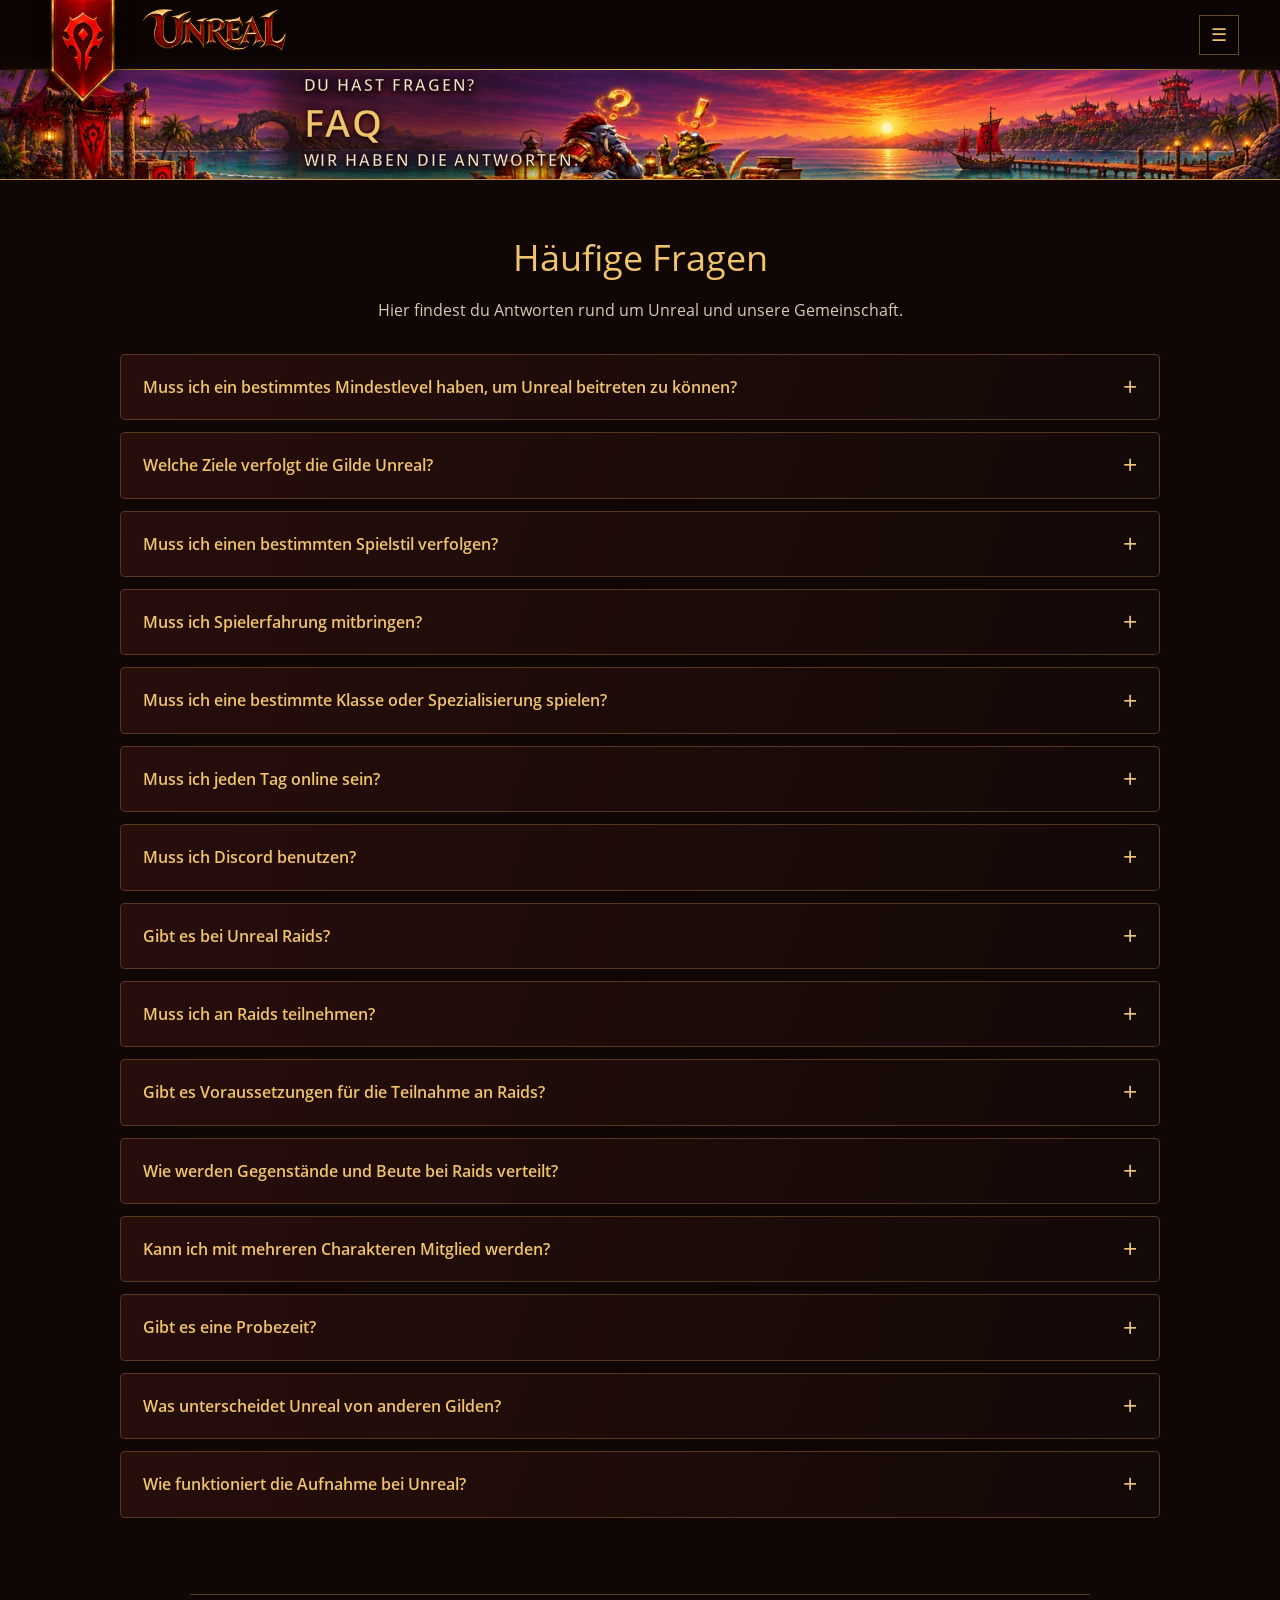
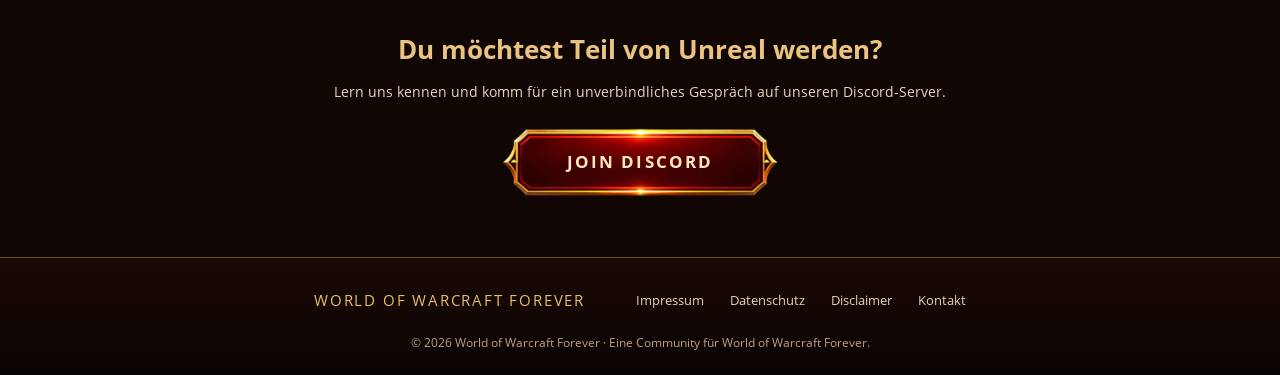
<file: faq.html>
<!DOCTYPE html>

<html lang="de">
<head>
<meta charset="utf-8"/>
<meta content="width=device-width, initial-scale=1.0" name="viewport"/>
<title>FAQ – Fragen zur Horde-PvE-Gilde Unreal | WoW Forever</title>
<meta content="Antworten zur Gilde Unreal in World of Warcraft Forever: Aufnahme, Spielstil, Discord, Dungeons, Raids und faire Beuteverteilung." name="description"/>
<link href="styles.css?v=v21-faq-banner-contact-dimensions" rel="stylesheet"/>
<meta content="website" property="og:type"/><meta content="de_DE" property="og:locale"/><meta content="Unreal – World of Warcraft Forever" property="og:site_name"/><meta content="FAQ – Fragen zur Horde-PvE-Gilde Unreal | WoW Forever" property="og:title"/><meta content="Antworten zur Gilde Unreal in World of Warcraft Forever: Aufnahme, Spielstil, Discord, Dungeons, Raids und faire Beuteverteilung." property="og:description"/><meta content="summary" name="twitter:card"/><meta content="FAQ – Fragen zur Horde-PvE-Gilde Unreal | WoW Forever" name="twitter:title"/><meta content="Antworten zur Gilde Unreal in World of Warcraft Forever: Aufnahme, Spielstil, Discord, Dungeons, Raids und faire Beuteverteilung." name="twitter:description"/><meta content="index,follow,max-image-preview:large" name="robots"/></head>
<body class="faq-page-body">
<header class="site-header">
<a aria-label="Unreal, Startseite" class="brand" href="index.html">
<img alt="" class="brand-banner" src="assets/horde-banner.webp"/>
<span class="brand-copy">
<img alt="Unreal" class="brand-wordmark" src="assets/unreal-wordmark.webp"/>
</span>
</a>
<button aria-expanded="false" aria-label="Menü öffnen" class="menu-toggle">☰</button>
<nav aria-label="Hauptnavigation" class="nav">
<a href="index.html">Home</a>
<a href="gilde.html">Gilde</a>
<a href="erfolge.html">Erfolge</a>
<a href="comics.html">Comics</a>
<a href="ueber-uns.html">Über uns</a>
<a class="active" href="faq.html">FAQ</a>
<a href="kontakt.html">Kontakt</a>
</nav>
<a aria-label="Discord-Server öffnen" class="header-discord" href="https://discord.gg/68T92xhXNz" rel="noopener" target="_blank">
<img alt="" src="assets/discord-gold.webp"/>
</a>
</header>
<main class="faq-page">
<section aria-label="FAQ" class="faq-page-hero shared-page-hero">
<img alt="Ein Troll und ein Goblin beraten sich an einem Kartentisch am Meer; über ihnen leuchten Frage- und Ausrufezeichen." class="faq-hero-image" fetchpriority="high" height="132" src="assets/faq-hero.webp" width="1536"/>
<div class="faq-hero-title shared-page-hero-title">
<p class="eyebrow">DU HAST FRAGEN?</p>
<h1>FAQ</h1>
<p class="faq-hero-subtitle">WIR HABEN DIE ANTWORTEN.</p>
</div>
</section>
<section aria-label="Häufige Fragen" class="content faq-content">
<div class="faq-intro">
<h2>Häufige Fragen</h2>
<p>Hier findest du Antworten rund um Unreal und unsere Gemeinschaft.</p>
</div>
<div class="faq-list">
<details class="faq-item"><summary>Muss ich ein bestimmtes Mindestlevel haben, um Unreal beitreten zu können?</summary><div class="faq-answer"><p>Nein! Bei uns gibt es keine Levelvoraussetzung. Egal, ob du gerade erst mit deinem Abenteuer beginnst oder schon seit längerer Zeit durch Azeroth ziehst – du bist herzlich willkommen.</p></div></details>
<details class="faq-item"><summary>Welche Ziele verfolgt die Gilde Unreal?</summary><div class="faq-answer"><p>Wir sind keine Progress-Gilde, aber natürlich möchten wir gemeinsam etwas erreichen und uns weiterentwickeln. Dabei soll der Spaß am Spiel nicht zu kurz kommen. Uns ist wichtig, dass wir als Gemeinschaft vorankommen und jedes Gildenmitglied aktiv ins Gildengeschehen integriert wird.</p></div></details>
<details class="faq-item"><summary>Muss ich einen bestimmten Spielstil verfolgen?</summary><div class="faq-answer"><p>Nein! Du möchtest raiden, Dungeons laufen, Berufe ausüben, Twinks hochspielen oder lieber das Auktionshaus unsicher machen? Alles völlig in Ordnung. Bei uns musst du niemandem erklären, warum du gerade lieber Kräuter sammelst, statt einen Drachen zu verprügeln.</p></div></details>
<details class="faq-item"><summary>Muss ich Spielerfahrung mitbringen?</summary><div class="faq-answer"><p>Nein! Wir freuen uns über erfahrene Spieler, Rückkehrer und komplette Neulinge. Jeder fängt irgendwann einmal an und auch alte Hasen können noch etwas dazulernen.</p></div></details>
<details class="faq-item"><summary>Muss ich eine bestimmte Klasse oder Spezialisierung spielen?</summary><div class="faq-answer"><p>Nein! Spiel das, was dir Spaß macht. Wir schreiben dir weder deine Klasse noch deine Spezialisierung vor.</p></div></details>
<details class="faq-item"><summary>Muss ich jeden Tag online sein?</summary><div class="faq-answer"><p>Nein! Es ist deine private Zeit, die du ins Spiel investierst. Du entscheidest selbst, wie viel davon du in WoW Forever verbringen möchtest. Wenn du allerdings längere Zeit nicht da bist, wäre eine kurze Info nett. Ein einfaches „Bin drei Wochen im Urlaub“ reicht völlig. Wir führen schließlich keine Vermisstenliste.</p></div></details>
<details class="faq-item"><summary>Muss ich Discord benutzen?</summary><div class="faq-answer"><p>Discord ist unser zentraler Treffpunkt für Absprachen, Neuigkeiten und gemeinsame Aktivitäten. Für Raidteilnehmer ist Discord Pflicht, damit die Kommunikation während der Raids funktioniert. Ansonsten ist die Nutzung freiwillig. Wir würden uns natürlich freuen, wenn du auch dort vorbeischaust. Schließlich gibt es bei uns nicht nur Bosse zu besiegen, sondern auch den einen oder anderen netten Plausch.</p></div></details>
<details class="faq-item"><summary>Gibt es bei Unreal Raids?</summary><div class="faq-answer"><p>Ja! Wir planen gemeinsame Raids mit festen Raidterminen. Welche Wochentage es werden, steht allerdings noch nicht fest. Bis dahin sammeln wir erst einmal unsere Kräfte und Ausrüstung.</p></div></details>
<details class="faq-item"><summary>Muss ich an Raids teilnehmen?</summary><div class="faq-answer"><p>Nein! Raids sind ein Angebot für alle, die Lust darauf haben, aber keine Voraussetzung für eine Mitgliedschaft. Du kannst auch ausschließlich Dungeons laufen, mit anderen questen oder deinen ganz eigenen Interessen nachgehen.</p></div></details>
<details class="faq-item"><summary>Gibt es Voraussetzungen für die Teilnahme an Raids?</summary><div class="faq-answer"><p>Für Raids gibt es bestimmte Levelvoraussetzungen. Die jeweilige Stufe musst du natürlich erreicht haben, sonst bleiben dir die Raidportale leider verschlossen. Ansonsten wünschen wir uns vor allem gute Laune und etwas Geduld, auch wenn ein Try mal länger dauert, weil dem Heiler mitten im Bosskampf die Katze auf die Tastatur hüpft.</p></div></details>
<details class="faq-item"><summary>Wie werden Gegenstände und Beute bei Raids verteilt?</summary><div class="faq-answer"><p>Bei Unreal soll Beute fair verteilt werden. Es geht nicht darum, wer den meisten Schaden verursacht oder sich am lautesten bemerkbar macht. Jeder soll die Möglichkeit bekommen, seinen Charakter zu verbessern. Wir möchten vermeiden, dass einzelne Spieler regelmäßig mehrere Gegenstände erhalten, während andere leer ausgehen.</p><p>Wie wir das konkret umsetzen, hängt auch davon ab, welches Lootsystem WoW Forever zur Verfügung stellt. Wir setzen dabei auf faire Absprachen untereinander und möchten bewusst auf ein aufwendiges Loot Council verzichten.</p></div></details>
<details class="faq-item"><summary>Kann ich mit mehreren Charakteren Mitglied werden?</summary><div class="faq-answer"><p>Na klar! Du kannst gerne mehrere Charaktere in die Gilde bringen. Damit wir den Überblick behalten, wäre es schön, wenn du in der Gildennotiz vermerkst, welcher Charakter dein Twink ist. Zum Beispiel „Twink von XY“.</p></div></details>
<details class="faq-item"><summary>Gibt es eine Probezeit?</summary><div class="faq-answer"><p>Für die Gildenmitgliedschaft gibt es keine Probezeit. Wenn du allerdings merkst, dass Unreal doch nicht die richtige Gilde für dich ist, kannst du natürlich jederzeit weiterziehen. Wir möchten schließlich, dass du gerne bei uns bist und nicht nur deine Mitgliedschaft absitzt.</p><p>Ob es für die Teilnahme an unseren Raids eine Probezeit geben wird, müssen wir noch entscheiden. Da WoW Forever für uns alle neu ist, möchten wir erst einmal abwarten, wie sich das Raidleben entwickelt.</p></div></details>
<details class="faq-item"><summary>Was unterscheidet Unreal von anderen Gilden?</summary><div class="faq-answer"><p>Bei uns bist du nicht einfach nur ein Name in der Mitgliederliste. Wir möchten jedes Gildenmitglied aktiv ins Gildengeschehen einbinden, ganz unabhängig von Level, Vorkenntnissen oder Spielerfahrung. Jeder soll die Möglichkeit haben, sich einzubringen, Anschluss zu finden und Teil unserer Gemeinschaft zu werden.</p></div></details>
<details class="faq-item"><summary>Wie funktioniert die Aufnahme bei Unreal?</summary><div class="faq-answer"><p>Ganz unkompliziert! Komm einfach auf unseren <a href="https://discord.gg/68T92xhXNz" rel="noopener" target="_blank">Discord-Server</a> oder sprich uns direkt im Spiel an. Wir freuen uns darauf, dich kennenzulernen.</p></div></details>
</div>
</section>
<section aria-label="Unreal kennenlernen" class="faq-end-cta">
<h2>Du möchtest Teil von Unreal werden?</h2>
<p>Lern uns kennen und komm für ein unverbindliches Gespräch auf unseren Discord-Server.</p>
<a class="btn btn-discord" href="https://discord.gg/68T92xhXNz" rel="noopener" target="_blank">JOIN DISCORD</a>
</section>
</main>
<footer class="site-footer">
<div class="footer-top">
<div class="footer-brand">World of Warcraft Forever</div>
<nav aria-label="Fußnavigation" class="footer-links">
<a href="impressum.html">Impressum</a><a href="datenschutz.html">Datenschutz</a>
<a href="disclaimer.html">Disclaimer</a><a href="kontakt.html">Kontakt</a>
</nav>
</div>
<p class="copyright">© 2026 World of Warcraft Forever · Eine Community für World of Warcraft Forever.</p>
</footer>
<script src="script.js"></script>
</body>
</html>
</file>
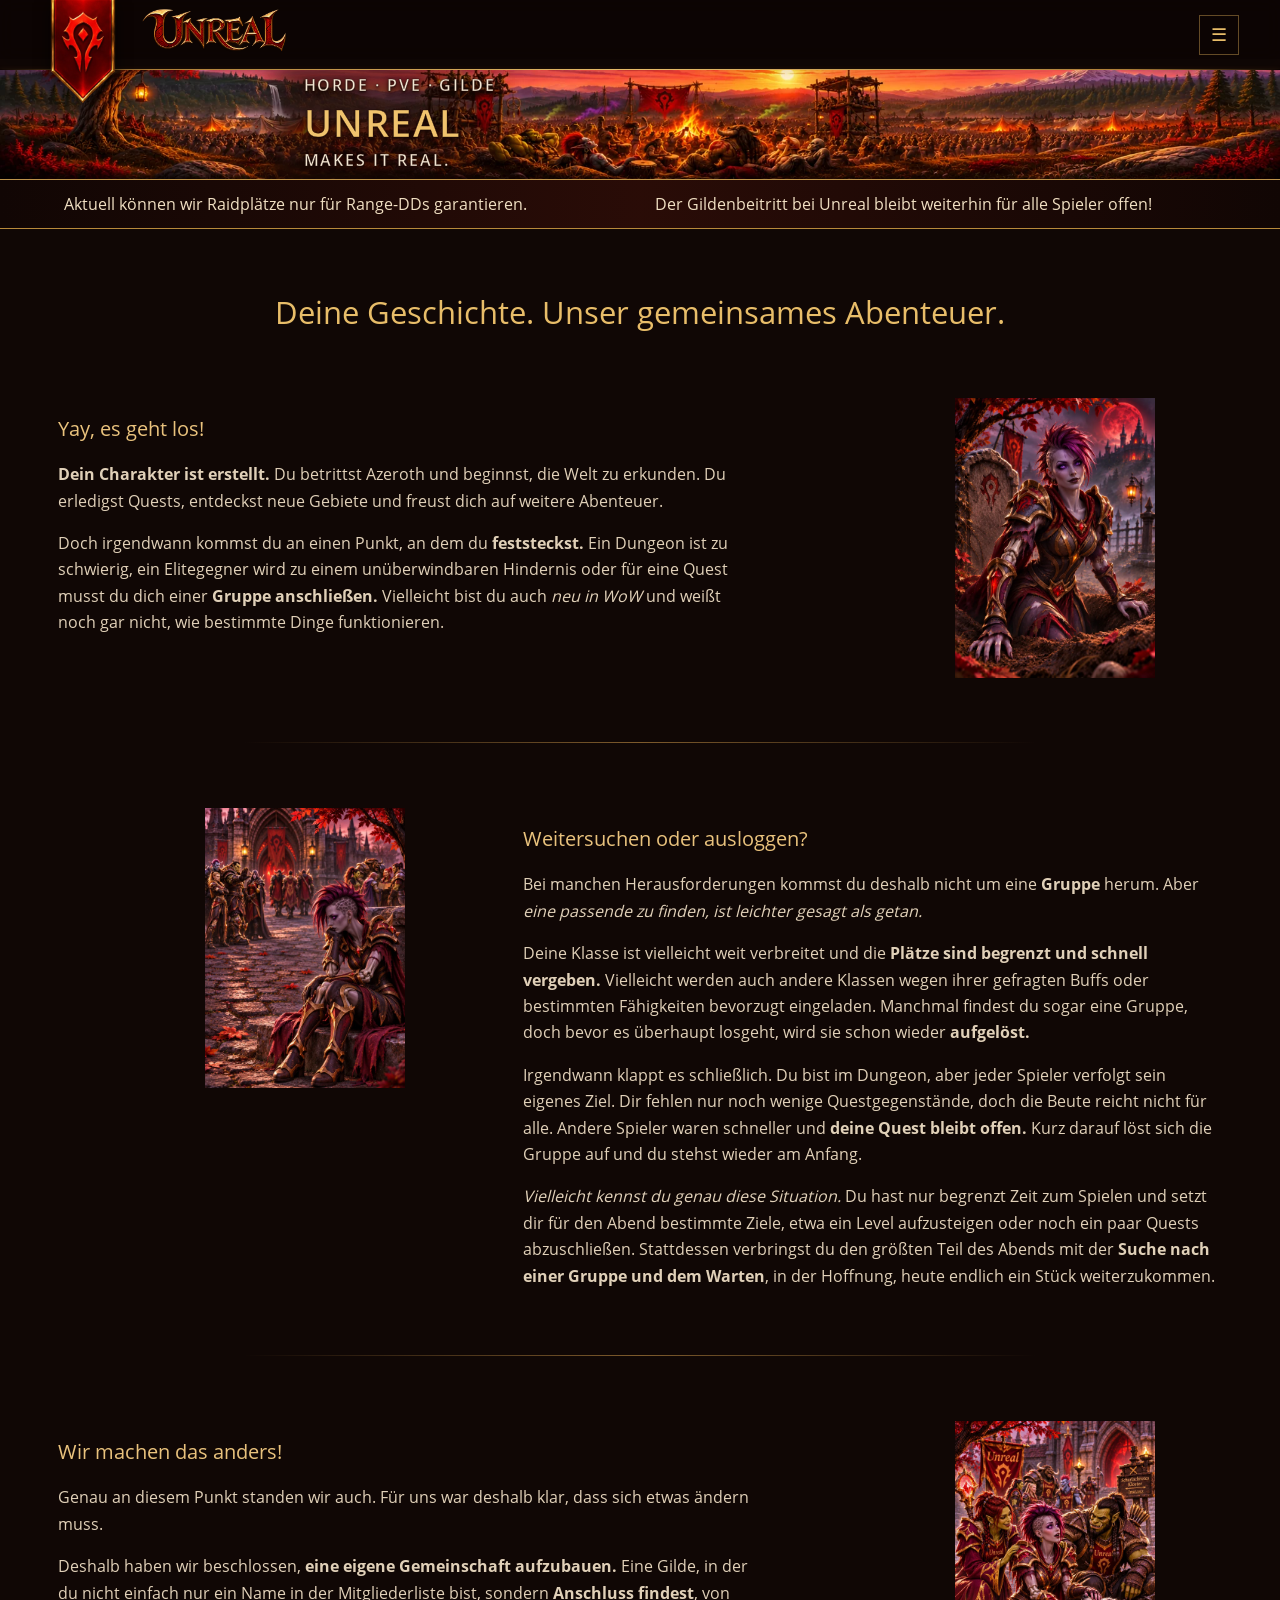
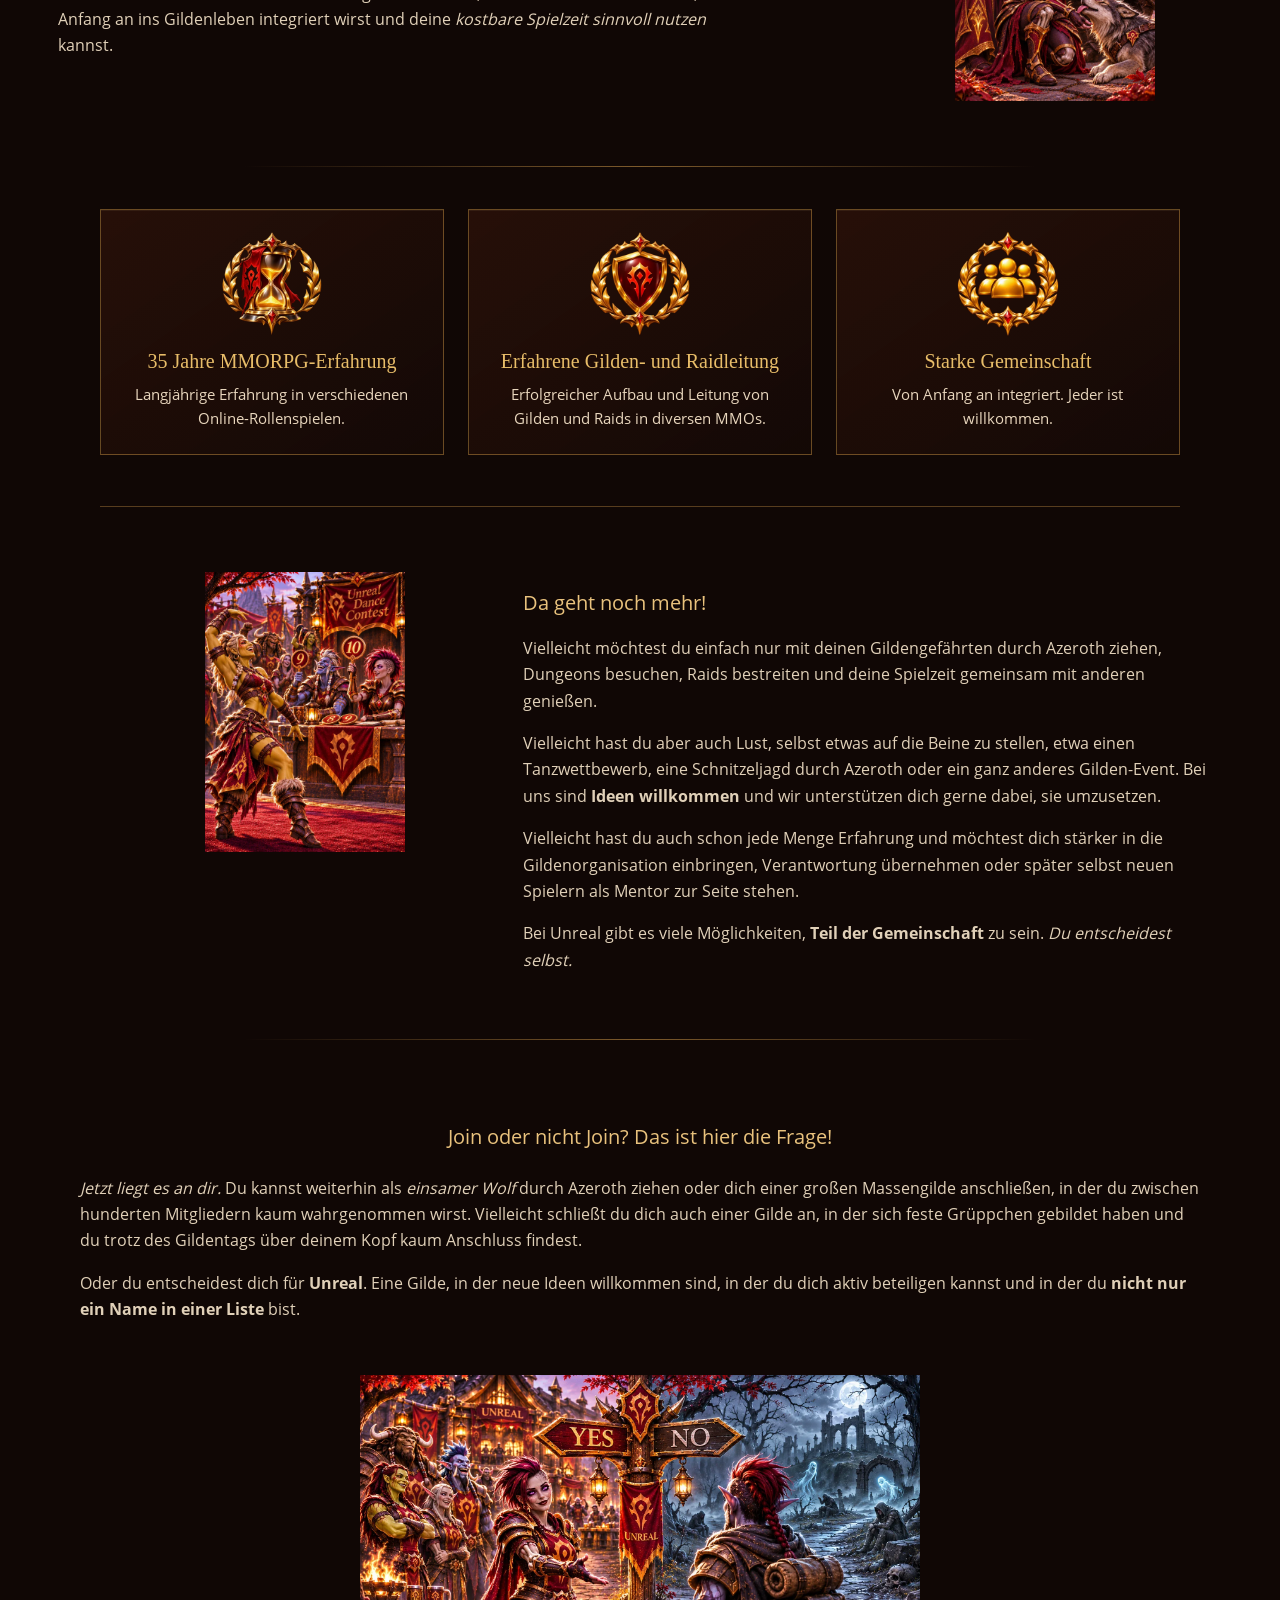
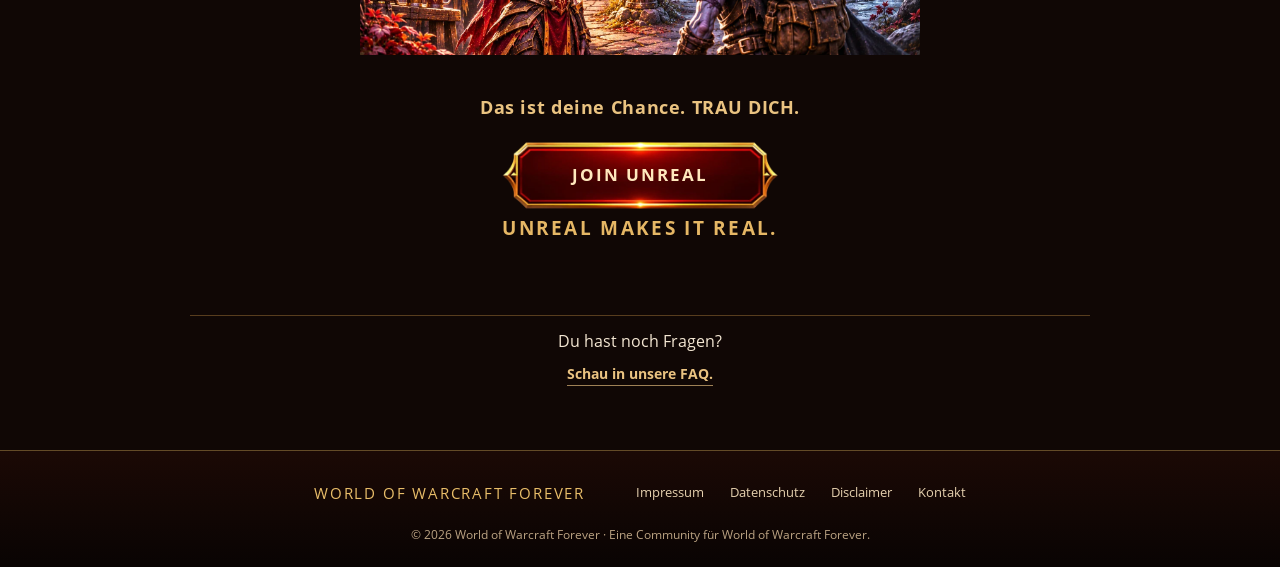
<file: gilde.html>
<!DOCTYPE html>

<html lang="de"><head><meta charset="utf-8"/><meta content="width=device-width, initial-scale=1" name="viewport"/>
<meta content="Lerne Unreal kennen, die Horde-PvE-Gilde in World of Warcraft Forever. Erfahre mehr über unsere Gildengeschichte, gemeinsame Dungeons, Raids und den Einstieg." name="description"/><meta content="#100705" name="theme-color"/>
<title>Unreal – Horde-PvE-Gilde | World of Warcraft Forever</title><link href="styles.css?v=v24-gilde-hero-bottom-crop" rel="stylesheet"/><meta content="website" property="og:type"/><meta content="de_DE" property="og:locale"/><meta content="Unreal – World of Warcraft Forever" property="og:site_name"/><meta content="Unreal – Horde-PvE-Gilde | World of Warcraft Forever" property="og:title"/><meta content="Lerne Unreal kennen, die Horde-PvE-Gilde in World of Warcraft Forever. Erfahre mehr über unsere Gildengeschichte, gemeinsame Dungeons, Raids und den Einstieg." property="og:description"/><meta content="summary" name="twitter:card"/><meta content="Unreal – Horde-PvE-Gilde | World of Warcraft Forever" name="twitter:title"/><meta content="Lerne Unreal kennen, die Horde-PvE-Gilde in World of Warcraft Forever. Erfahre mehr über unsere Gildengeschichte, gemeinsame Dungeons, Raids und den Einstieg." name="twitter:description"/><meta content="index,follow,max-image-preview:large" name="robots"/></head>
<body class="guild-page-body">
<header class="site-header">
<a aria-label="Unreal, Startseite" class="brand" href="index.html">
<img alt="" class="brand-banner" src="assets/horde-banner.webp"/>
<span class="brand-copy">
<img alt="Unreal" class="brand-wordmark" src="assets/unreal-wordmark.webp"/>
</span>
</a>
<button aria-expanded="false" aria-label="Menü öffnen" class="menu-toggle">☰</button>
<nav aria-label="Hauptnavigation" class="nav">
<a href="index.html">Home</a>
<a class="active" href="gilde.html">Gilde</a>
<a href="erfolge.html">Erfolge</a>
<a href="comics.html">Comics</a>
<a href="ueber-uns.html">Über uns</a>
<a href="faq.html">FAQ</a>
<a href="kontakt.html">Kontakt</a>
</nav>
<a aria-label="Discord-Server öffnen" class="header-discord" href="https://discord.gg/68T92xhXNz">
<img alt="" src="assets/discord-gold.webp"/>
</a>
</header>
<main><section class="contact-banner guild-journey-hero shared-page-hero"><img alt="Horde-Gemeinschaft feiert gemeinsam an einem Lagerfeuer in Azeroth." fetchpriority="high" height="176" src="assets/gilde-hero.webp" width="2048"/><div class="contact-banner-title guild-banner-title shared-page-hero-title">
<p class="eyebrow">HORDE · PVE · GILDE</p>
<h1><span class="guild-desktop-title">UNREAL</span><span class="guild-mobile-title">GILDE</span></h1>
<p class="guild-hero-slogan">MAKES IT REAL.</p>
</div></section>
<aside aria-label="Aktuelle Raidplätze" class="guild-recruitment-ticker">
<div class="guild-recruitment-track">
<p>Aktuell können wir Raidplätze nur für Range-DDs garantieren.</p>
<p>Der Gildenbeitritt bei Unreal bleibt weiterhin für alle Spieler offen!</p>
<p aria-hidden="true">Aktuell können wir Raidplätze nur für Range-DDs garantieren.</p>
<p aria-hidden="true">Der Gildenbeitritt bei Unreal bleibt weiterhin für alle Spieler offen!</p>
</div>
</aside>
<section aria-labelledby="journey-heading" class="guild-journey content"><h2 id="journey-heading">Deine Geschichte. Unser gemeinsames Abenteuer.</h2><article aria-label="Kapitel 1" class="story-chapter story-chapter-1"><div class="story-copy"><h3>Yay, es geht los!</h3><p class=""><strong>Dein Charakter ist erstellt.</strong> Du betrittst Azeroth und beginnst, die Welt zu erkunden. Du erledigst Quests, entdeckst neue Gebiete und freust dich auf weitere Abenteuer.</p>
<p class="">Doch irgendwann kommst du an einen Punkt, an dem du <strong>feststeckst.</strong> Ein Dungeon ist zu schwierig, ein Elitegegner wird zu einem unüberwindbaren Hindernis oder für eine Quest musst du dich einer <strong>Gruppe anschließen.</strong> Vielleicht bist du auch <em>neu in WoW</em> und weißt noch gar nicht, wie bestimmte Dinge funktionieren.</p></div><figure class="story-image"><img alt="Eine Kriegerin der Horde in rot-goldener Rüstung vor einer Burg unter einem roten Mond." decoding="async" height="1484" loading="lazy" src="assets/gilde-akt-1.webp" width="1060"/></figure></article><article aria-label="Kapitel 2" class="story-chapter story-chapter-2"><figure class="story-image"><img alt="Eine Kriegerin sitzt nachdenklich vor einer Horde-Festung, während andere Spieler gemeinsam aufbrechen." decoding="async" height="1484" loading="lazy" src="assets/gilde-akt-2.webp" width="1060"/></figure><div class="story-copy"><h3>Weitersuchen oder ausloggen?</h3><p class="">Bei manchen Herausforderungen kommst du deshalb nicht um eine <strong>Gruppe</strong> herum. Aber <em>eine passende zu finden, ist leichter gesagt als getan.</em></p>
<p class="">Deine Klasse ist vielleicht weit verbreitet und die <strong>Plätze sind begrenzt und schnell vergeben.</strong> Vielleicht werden auch andere Klassen wegen ihrer gefragten Buffs oder bestimmten Fähigkeiten bevorzugt eingeladen. Manchmal findest du sogar eine Gruppe, doch bevor es überhaupt losgeht, wird sie schon wieder <strong>aufgelöst.</strong></p>
<p class="">Irgendwann klappt es schließlich. Du bist im Dungeon, aber jeder Spieler verfolgt sein eigenes Ziel. Dir fehlen nur noch wenige Questgegenstände, doch die Beute reicht nicht für alle. Andere Spieler waren schneller und <strong>deine Quest bleibt offen.</strong> Kurz darauf löst sich die Gruppe auf und du stehst wieder am Anfang.</p>
<p class=""><em>Vielleicht kennst du genau diese Situation.</em> Du hast nur begrenzt Zeit zum Spielen und setzt dir für den Abend bestimmte Ziele, etwa ein Level aufzusteigen oder noch ein paar Quests abzuschließen. Stattdessen verbringst du den größten Teil des Abends mit der <strong>Suche nach einer Gruppe und dem Warten</strong>, in der Hoffnung, heute endlich ein Stück weiterzukommen.</p></div></article><article aria-label="Kapitel 3" class="story-chapter story-chapter-3"><div class="story-copy"><h3>Wir machen das anders!</h3><p class="">Genau an diesem Punkt standen wir auch. Für uns war deshalb klar, dass sich etwas ändern muss.</p>
<p class="">Deshalb haben wir beschlossen, <strong>eine eigene Gemeinschaft aufzubauen.</strong> Eine Gilde, in der du nicht einfach nur ein Name in der Mitgliederliste bist, sondern <strong>Anschluss findest</strong>, von Anfang an ins Gildenleben integriert wirst und deine <em>kostbare Spielzeit sinnvoll nutzen</em> kannst.</p></div><figure class="story-image"><img alt="Mitglieder der Gilde Unreal begrüßen eine Kriegerin vor dem Scharlachroten Kloster." decoding="async" height="1484" loading="lazy" src="assets/gilde-akt-3.webp" width="1060"/></figure></article><section aria-label="Unsere Erfahrung und Werte" class="guild-trust contact-trust">
<article class="trust-item">
<img alt="" decoding="async" height="300" loading="lazy" src="assets/trust-experience.webp" width="300"/>
<h3>35 Jahre MMORPG-Erfahrung</h3>
<p>Langjährige Erfahrung in verschiedenen Online-Rollenspielen.</p>
</article>
<article class="trust-item">
<img alt="" decoding="async" height="300" loading="lazy" src="assets/trust-leadership.webp" width="300"/>
<h3>Erfahrene Gilden- und Raidleitung</h3>
<p>Erfolgreicher Aufbau und Leitung von Gilden und Raids in diversen MMOs.</p>
</article>
<article class="trust-item">
<img alt="" decoding="async" height="300" loading="lazy" src="assets/trust-community.webp" width="300"/>
<h3>Starke Gemeinschaft</h3>
<p>Von Anfang an integriert. Jeder ist willkommen.</p>
</article>
</section>
<article aria-label="Kapitel 4" class="story-chapter story-chapter-4"><figure class="story-image"><img alt="Die Gilde Unreal veranstaltet einen Tanzwettbewerb und bewertet die Auftritte mit Punktetafeln." decoding="async" height="1484" loading="lazy" src="assets/gilde-akt-4.webp" width="1060"/></figure><div class="story-copy"><h3>Da geht noch mehr!</h3><p class="">Vielleicht möchtest du einfach nur mit deinen Gildengefährten durch Azeroth ziehen, Dungeons besuchen, Raids bestreiten und deine Spielzeit gemeinsam mit anderen genießen.</p>
<p class="">Vielleicht hast du aber auch Lust, selbst etwas auf die Beine zu stellen, etwa einen Tanzwettbewerb, eine Schnitzeljagd durch Azeroth oder ein ganz anderes Gilden-Event. Bei uns sind <strong>Ideen willkommen</strong> und wir unterstützen dich gerne dabei, sie umzusetzen.</p>
<p class="">Vielleicht hast du auch schon jede Menge Erfahrung und möchtest dich stärker in die Gildenorganisation einbringen, Verantwortung übernehmen oder später selbst neuen Spielern als Mentor zur Seite stehen.</p>
<p class="">Bei Unreal gibt es viele Möglichkeiten, <strong>Teil der Gemeinschaft</strong> zu sein. <em><em>Du entscheidest selbst.</em></em></p></div></article><article aria-label="Kapitel 5" class="story-chapter story-chapter-5"><div class="story-copy"><h3>Join oder nicht Join? Das ist hier die Frage!</h3><p class=""><em>Jetzt liegt es an dir.</em> Du kannst weiterhin als <em>einsamer Wolf</em> durch Azeroth ziehen oder dich einer großen Massengilde anschließen, in der du zwischen hunderten Mitgliedern kaum wahrgenommen wirst. Vielleicht schließt du dich auch einer Gilde an, in der sich feste Grüppchen gebildet haben und du trotz des Gildentags über deinem Kopf kaum Anschluss findest.</p>
<p class="">Oder du entscheidest dich für <strong>Unreal</strong>. Eine Gilde, in der neue Ideen willkommen sind, in der du dich aktiv beteiligen kannst und in der du <strong>nicht nur ein Name in einer Liste</strong> bist.</p>
</div><figure class="story-image"><img alt="Eine Kriegerin von Unreal zeigt einem einsamen Reisenden zwei Wege: zur Gemeinschaft oder zurück in die Einsamkeit." decoding="async" height="887" loading="lazy" src="assets/gilde-akt-5.webp" width="1774"/></figure><div class="story-final-cta"><p class="story-cta">Das ist deine Chance. TRAU DICH.</p><a class="btn btn-discord" href="https://discord.gg/68T92xhXNz" rel="noopener" target="_blank">JOIN UNREAL</a><p class="story-slogan">UNREAL MAKES IT REAL.</p></div></article></section>
<section aria-label="Weitere Fragen" class="faq-teaser">
<p>Du hast noch Fragen?</p>
<a class="faq-teaser-link" href="faq.html">Schau in unsere FAQ.</a>
</section></main>
<footer class="site-footer">
<div class="footer-top">
<div class="footer-brand">World of Warcraft Forever</div>
<nav aria-label="Fußnavigation" class="footer-links">
<a href="impressum.html">Impressum</a><a href="datenschutz.html">Datenschutz</a>
<a href="disclaimer.html">Disclaimer</a><a href="kontakt.html">Kontakt</a>
</nav>
</div>
<p class="copyright">© 2026 World of Warcraft Forever · Eine Community für World of Warcraft Forever.</p>
</footer><script src="script.js"></script></body></html>
</file>
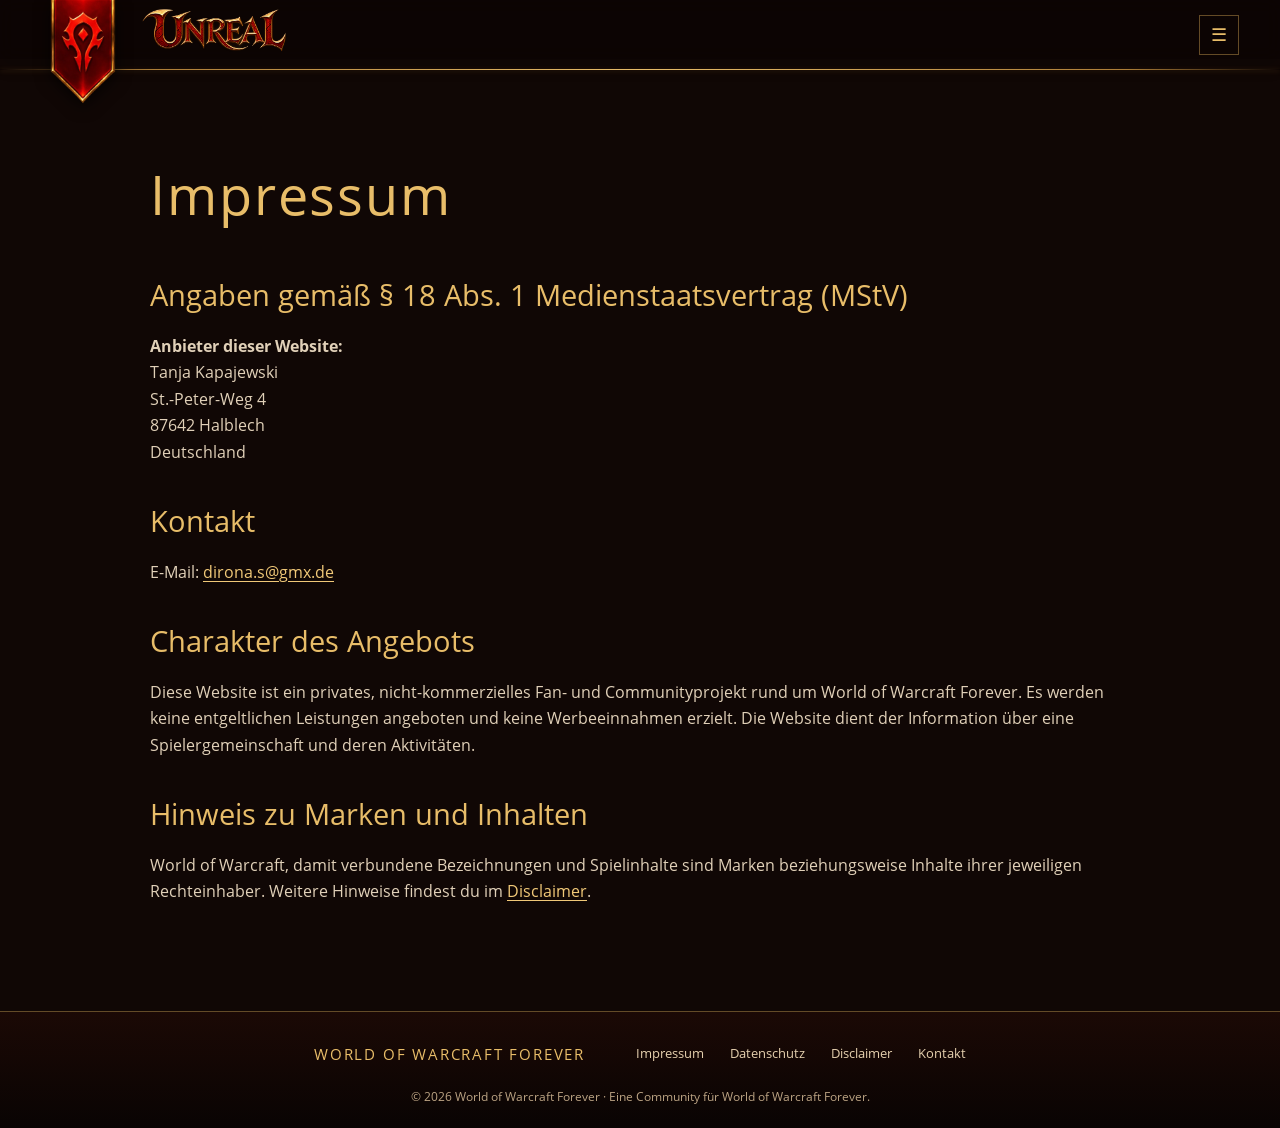
<file: impressum.html>
<!DOCTYPE html>

<html lang="de"><head><meta charset="utf-8"/><meta content="width=device-width, initial-scale=1" name="viewport"/>
<meta content="Anbieterkennzeichnung und Kontakt zum nicht-kommerziellen Fanprojekt Unreal rund um World of Warcraft Forever." name="description"/><meta content="#100705" name="theme-color"/>
<title>Impressum | Unreal – World of Warcraft Forever</title><link href="styles.css?v=v41-legal-fonts-top" rel="stylesheet"/><meta content="website" property="og:type"/><meta content="de_DE" property="og:locale"/><meta content="Unreal – World of Warcraft Forever" property="og:site_name"/><meta content="Impressum | Unreal – World of Warcraft Forever" property="og:title"/><meta content="Anbieterkennzeichnung und Kontakt zum nicht-kommerziellen Fanprojekt Unreal rund um World of Warcraft Forever." property="og:description"/><meta content="summary" name="twitter:card"/><meta content="Impressum | Unreal – World of Warcraft Forever" name="twitter:title"/><meta content="Anbieterkennzeichnung und Kontakt zum nicht-kommerziellen Fanprojekt Unreal rund um World of Warcraft Forever." name="twitter:description"/><meta content="index,follow,max-image-preview:large" name="robots"/></head>
<body>
<header class="site-header">
<a aria-label="Unreal, Startseite" class="brand" href="index.html">
<img alt="" class="brand-banner" src="assets/horde-banner.webp"/>
<span class="brand-copy"><img alt="Unreal" class="brand-wordmark" src="assets/unreal-wordmark.webp"/></span>
</a>
<button aria-expanded="false" aria-label="Menü öffnen" class="menu-toggle">☰</button>
<nav aria-label="Hauptnavigation" class="nav">
<a href="index.html">Home</a><a href="gilde.html">Gilde</a><a href="erfolge.html">Erfolge</a>
<a href="comics.html">Comics</a>
<a href="ueber-uns.html">Über uns</a><a href="faq.html">FAQ</a><a href="kontakt.html">Kontakt</a>
</nav>
<a aria-label="Discord-Server öffnen" class="header-discord" href="https://discord.gg/68T92xhXNz" rel="noopener" target="_blank">
<img alt="" src="assets/discord-gold.webp"/>
</a>
</header>
<main><section class="content legal-content" style="padding-top:150px;min-height:70vh">
<h1>Impressum</h1>
<h2>Angaben gemäß § 18 Abs. 1 Medienstaatsvertrag (MStV)</h2>
<p><strong>Anbieter dieser Website:</strong><br/>Tanja Kapajewski<br/>St.-Peter-Weg 4<br/>87642 Halblech<br/>Deutschland</p>
<h2>Kontakt</h2>
<p>E-Mail: <a href="mailto:dirona.s@gmx.de">dirona.s@gmx.de</a></p>
<h2>Charakter des Angebots</h2>
<p>Diese Website ist ein privates, nicht-kommerzielles Fan- und Communityprojekt rund um World of Warcraft Forever. Es werden keine entgeltlichen Leistungen angeboten und keine Werbeeinnahmen erzielt. Die Website dient der Information über eine Spielergemeinschaft und deren Aktivitäten.</p>
<h2>Hinweis zu Marken und Inhalten</h2>
<p>World of Warcraft, damit verbundene Bezeichnungen und Spielinhalte sind Marken beziehungsweise Inhalte ihrer jeweiligen Rechteinhaber. Weitere Hinweise findest du im <a href="disclaimer.html">Disclaimer</a>.</p>
</section></main>
<footer class="site-footer"><div class="footer-top"><div class="footer-brand">World of Warcraft Forever</div>
<nav aria-label="Fußnavigation" class="footer-links"><a href="impressum.html">Impressum</a><a href="datenschutz.html">Datenschutz</a><a href="disclaimer.html">Disclaimer</a><a href="kontakt.html">Kontakt</a></nav>
</div><p class="copyright">© 2026 World of Warcraft Forever · Eine Community für World of Warcraft Forever.</p></footer>
<script src="script.js"></script></body></html>
</file>
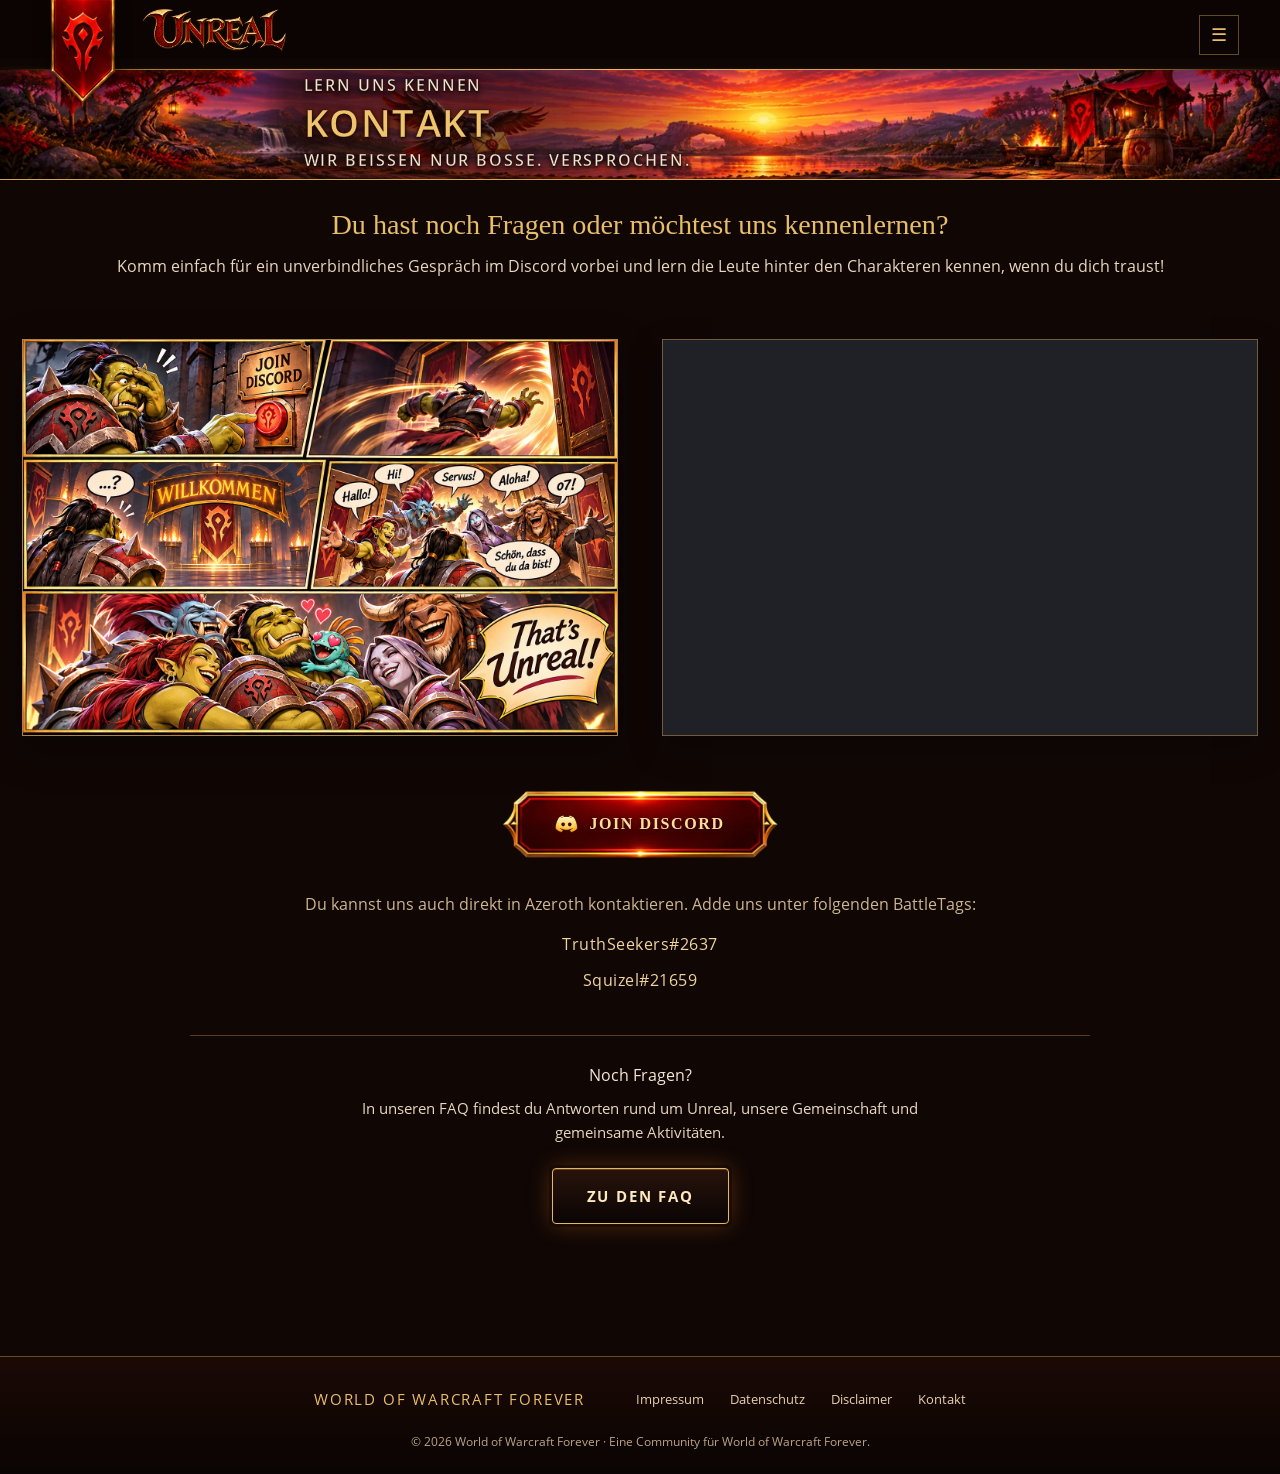
<file: kontakt.html>
<!DOCTYPE html>

<html lang="de">
<head>
<meta charset="utf-8"/>
<meta content="width=device-width, initial-scale=1" name="viewport"/>
<meta content="Du möchtest Unreal kennenlernen oder Fragen zur Horde-PvE-Gilde in World of Warcraft Forever stellen? Hier findest du unsere Kontaktmöglichkeiten." name="description"/>
<meta content="#100705" name="theme-color"/>
<title>Kontakt – Unreal Horde-PvE-Gilde | WoW Forever</title>
<link href="styles.css?v=v20-home-spacing-header-crest" rel="stylesheet"/>
<meta content="website" property="og:type"/><meta content="de_DE" property="og:locale"/><meta content="Unreal – World of Warcraft Forever" property="og:site_name"/><meta content="Kontakt – Unreal Horde-PvE-Gilde | WoW Forever" property="og:title"/><meta content="Du möchtest Unreal kennenlernen oder Fragen zur Horde-PvE-Gilde in World of Warcraft Forever stellen? Hier findest du unsere Kontaktmöglichkeiten." property="og:description"/><meta content="summary" name="twitter:card"/><meta content="Kontakt – Unreal Horde-PvE-Gilde | WoW Forever" name="twitter:title"/><meta content="Du möchtest Unreal kennenlernen oder Fragen zur Horde-PvE-Gilde in World of Warcraft Forever stellen? Hier findest du unsere Kontaktmöglichkeiten." name="twitter:description"/><meta content="index,follow,max-image-preview:large" name="robots"/></head>
<body class="contact-page-body contact-page-body">
<header class="site-header">
<a aria-label="Unreal, Startseite" class="brand" href="index.html">
<img alt="" class="brand-banner" src="assets/horde-banner.webp"/>
<span class="brand-copy">
<img alt="Unreal" class="brand-wordmark" src="assets/unreal-wordmark.webp"/>
</span>
</a>
<button aria-expanded="false" aria-label="Menü öffnen" class="menu-toggle">☰</button>
<nav aria-label="Hauptnavigation" class="nav">
<a href="index.html">Home</a>
<a href="gilde.html">Gilde</a>
<a href="erfolge.html">Erfolge</a>
<a href="comics.html">Comics</a>
<a href="ueber-uns.html">Über uns</a>
<a href="faq.html">FAQ</a>
<a class="active" href="kontakt.html">Kontakt</a>
</nav>
<a aria-label="Discord-Server öffnen" class="header-discord" href="https://discord.gg/68T92xhXNz" rel="noopener" target="_blank">
<img alt="" src="assets/discord-gold.webp"/>
</a>
</header>
<main class="contact-page">
<div class="contact-banner shared-page-hero">
<img alt="Ein Rabe bringt einen versiegelten Brief zu einer Horde-Siedlung." fetchpriority="high" height="132" src="assets/kontakt-botenrabe.webp" width="1536"/>
<div class="contact-banner-title shared-page-hero-title">
<p class="eyebrow">LERN UNS KENNEN</p>
<h1>KONTAKT</h1>
<p class="contact-hero-subtitle">WIR BEISSEN NUR BOSSE. VERSPROCHEN.</p>
</div>
</div>
<section class="contact-intro">
<h2>Du hast noch Fragen oder möchtest uns kennenlernen?</h2>
<p>Komm einfach für ein unverbindliches Gespräch im Discord vorbei und lern die Leute hinter den Charakteren kennen, wenn du dich traust!</p>
</section>
<section aria-label="Comic und Discord-Kontakt" class="contact-main">
<figure class="comic-figure">
<img alt="Ein Ork tritt dem Discord bei und wird von der Gilde Unreal und einem Murloc herzlich begrüßt." decoding="async" height="1024" loading="lazy" s="" src="assets/unreal-welcome-comic.webp" unreal!"="" width="1536"/>
</figure>
<section aria-label="Discord-Server" class="discord-contact">
<div class="discord-widget-frame">
<iframe allowtransparency="true" frameborder="0" height="430" loading="lazy" sandbox="allow-popups allow-popups-to-escape-sandbox allow-same-origin allow-scripts" src="https://discord.com/widget?id=234762453123203072&amp;theme=dark" title="Discord-Server Unreal – Online-Mitglieder und Sprachkanäle" width="100%"></iframe>
</div>
</section>
<div class="contact-actions">
<a class="btn btn-discord contact-join" href="https://discord.gg/68T92xhXNz" rel="noopener" target="_blank">
<span class="cta-label"><img alt="" src="assets/discord-gold.webp"/>Join Discord</span>
</a>
<p class="contact-battletag-note">Du kannst uns auch direkt in Azeroth kontaktieren. Adde uns unter folgenden BattleTags:</p>
<div class="contact-battletags">
<span>TruthSeekers#2637</span>
<span>Squizel#21659</span>
</div>
<section aria-label="Weitere Fragen" class="faq-teaser contact-faq-teaser">
<p>Noch Fragen?</p>
<p>In unseren FAQ findest du Antworten rund um Unreal, unsere Gemeinschaft und gemeinsame Aktivitäten.</p>
<a class="btn faq-teaser-button" href="faq.html">ZU DEN FAQ</a>
</section>
</div>
</section>
</main>
<footer class="site-footer">
<div class="footer-top"><div class="footer-brand">World of Warcraft Forever</div>
<nav aria-label="Fußnavigation" class="footer-links"><a href="impressum.html">Impressum</a><a href="datenschutz.html">Datenschutz</a><a href="disclaimer.html">Disclaimer</a><a href="kontakt.html">Kontakt</a></nav>
</div><p class="copyright">© 2026 World of Warcraft Forever · Eine Community für World of Warcraft Forever.</p>
</footer>
<script src="script.js"></script>
</body>
</html>
</file>
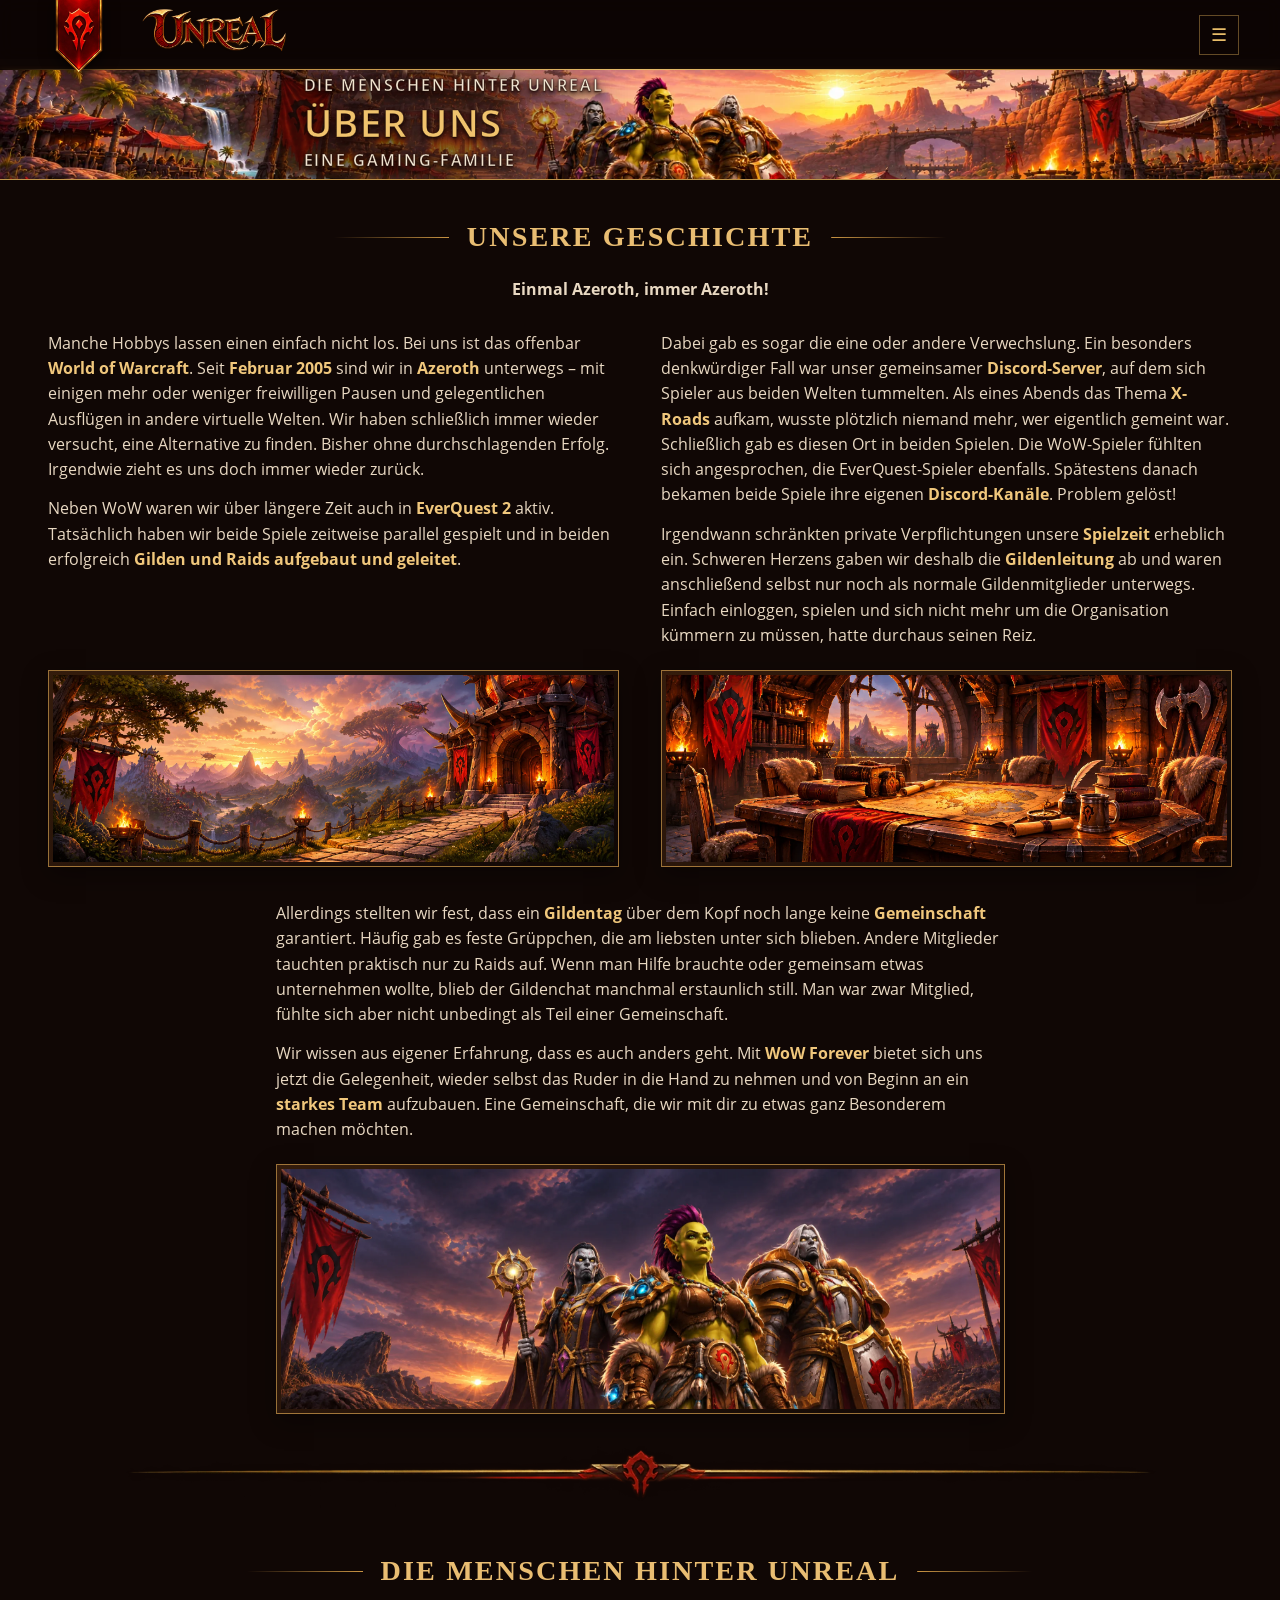
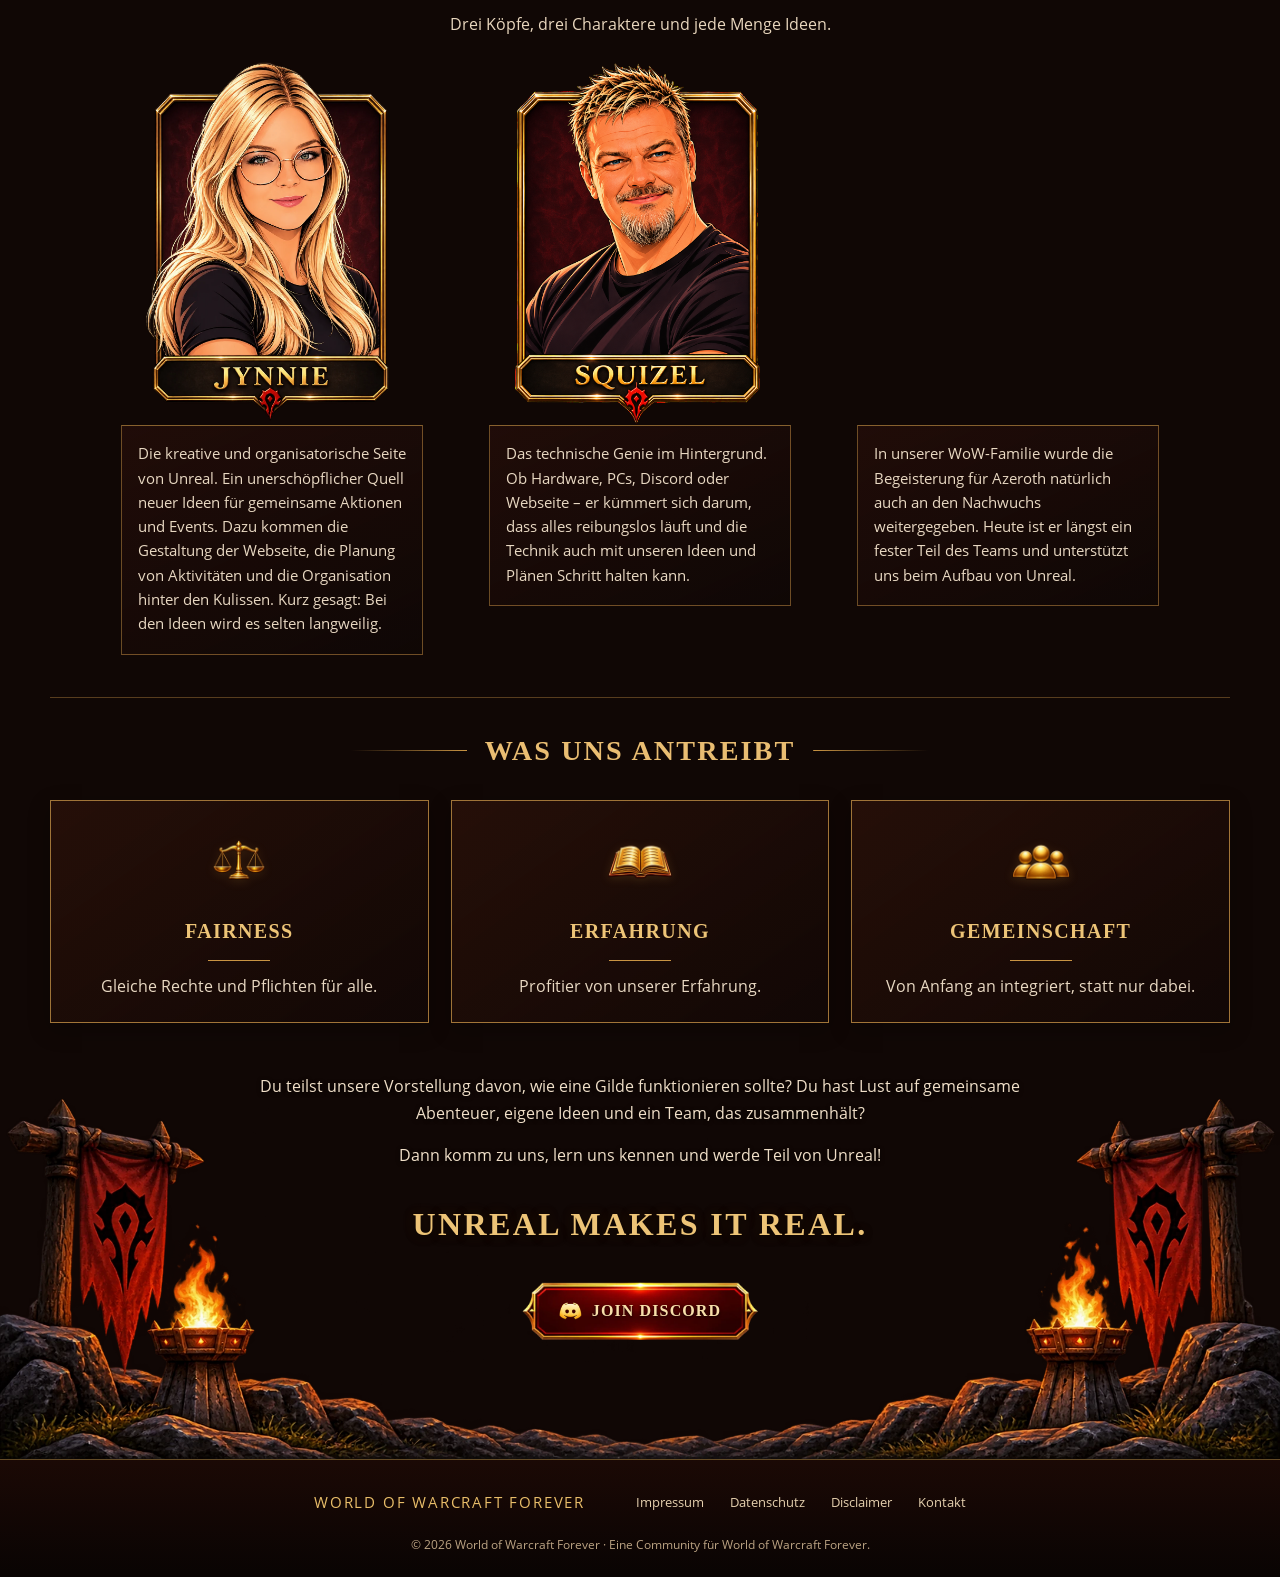
<file: ueber-uns.html>
<!DOCTYPE html>

<html lang="de">
<head>
<meta charset="utf-8"/>
<meta content="width=device-width, initial-scale=1" name="viewport"/>
<meta content="Lerne die Menschen hinter Unreal kennen und erfahre mehr über unsere Geschichte, unsere Erfahrung und die Werte unserer Horde-Gilde in WoW Forever." name="description"/>
<meta content="#100705" name="theme-color"/>
<title>Über uns – Die Gilde Unreal | World of Warcraft Forever</title>
<link href="styles.css?v=v37-about-cta-icons" rel="stylesheet"/>
<meta content="website" property="og:type"/><meta content="de_DE" property="og:locale"/><meta content="Unreal – World of Warcraft Forever" property="og:site_name"/><meta content="Über uns – Die Gilde Unreal | World of Warcraft Forever" property="og:title"/><meta content="Lerne die Menschen hinter Unreal kennen und erfahre mehr über unsere Geschichte, unsere Erfahrung und die Werte unserer Horde-Gilde in WoW Forever." property="og:description"/><meta content="summary" name="twitter:card"/><meta content="Über uns – Die Gilde Unreal | World of Warcraft Forever" name="twitter:title"/><meta content="Lerne die Menschen hinter Unreal kennen und erfahre mehr über unsere Geschichte, unsere Erfahrung und die Werte unserer Horde-Gilde in WoW Forever." name="twitter:description"/><meta content="index,follow,max-image-preview:large" name="robots"/></head>
<body class="about-page-body">
<header class="site-header">
<a aria-label="Unreal, Startseite" class="brand" href="index.html">
<img alt="" class="brand-banner" src="assets/horde-banner.webp"/>
<span class="brand-copy">
<img alt="Unreal" class="brand-wordmark" src="assets/unreal-wordmark.webp"/>
</span>
</a>
<button aria-expanded="false" aria-label="Menü öffnen" class="menu-toggle">☰</button>
<nav aria-label="Hauptnavigation" class="nav">
<a href="index.html">Home</a>
<a href="gilde.html">Gilde</a>
<a href="erfolge.html">Erfolge</a>
<a href="comics.html">Comics</a>
<a class="active" href="ueber-uns.html">Über uns</a>
<a href="faq.html">FAQ</a>
<a href="kontakt.html">Kontakt</a>
</nav>
<a aria-label="Discord-Server öffnen" class="header-discord" href="https://discord.gg/68T92xhXNz">
<img alt="" src="assets/discord-gold.webp"/>
</a>
</header>
<main>
<section class="page-hero shared-page-hero about-page-hero">
<img alt="Drei Helden der Horde in Azeroth" class="about-hero-image" src="assets/ueber-uns-hero.webp"/>
<div class="shared-page-hero-title">
<p class="eyebrow">DIE MENSCHEN HINTER UNREAL</p>
<h1>ÜBER UNS</h1>
<p class="shared-hero-subtitle">EINE GAMING-FAMILIE</p>
</div>
</section>
<section class="about-story-section">
<div class="about-section-heading"><span></span><h2>UNSERE GESCHICHTE</h2><span></span></div>
<h3 class="about-story-title">Einmal Azeroth, immer Azeroth!</h3>
<div class="about-story-pyramid">
<article class="about-story-block about-story-block-one">
<div class="about-story-copy">
<p>Manche Hobbys lassen einen einfach nicht los. Bei uns ist das offenbar <strong>World of Warcraft</strong>. Seit <strong>Februar 2005</strong> sind wir in <strong>Azeroth</strong> unterwegs – mit einigen mehr oder weniger freiwilligen Pausen und gelegentlichen Ausflügen in andere virtuelle Welten. Wir haben schließlich immer wieder versucht, eine Alternative zu finden. Bisher ohne durchschlagenden Erfolg. Irgendwie zieht es uns doch immer wieder zurück.</p>
<p>Neben WoW waren wir über längere Zeit auch in <strong>EverQuest 2</strong> aktiv. Tatsächlich haben wir beide Spiele zeitweise parallel gespielt und in beiden erfolgreich <strong>Gilden und Raids aufgebaut und geleitet</strong>.</p>
</div>
<figure class="about-story-art">
<img alt="Horde-Gildenhaus in einer sonnigen Landschaft Azeroths" loading="lazy" src="assets/about-story.webp"/>
</figure>
</article>
<article class="about-story-block about-story-block-two">
<div class="about-story-copy">
<p>Dabei gab es sogar die eine oder andere Verwechslung. Ein besonders denkwürdiger Fall war unser gemeinsamer <strong>Discord-Server</strong>, auf dem sich Spieler aus beiden Welten tummelten. Als eines Abends das Thema <strong>X-Roads</strong> aufkam, wusste plötzlich niemand mehr, wer eigentlich gemeint war. Schließlich gab es diesen Ort in beiden Spielen. Die WoW-Spieler fühlten sich angesprochen, die EverQuest-Spieler ebenfalls. Spätestens danach bekamen beide Spiele ihre eigenen <strong>Discord-Kanäle</strong>. Problem gelöst!</p>
<p>Irgendwann schränkten private Verpflichtungen unsere <strong>Spielzeit</strong> erheblich ein. Schweren Herzens gaben wir deshalb die <strong>Gildenleitung</strong> ab und waren anschließend selbst nur noch als normale Gildenmitglieder unterwegs. Einfach einloggen, spielen und sich nicht mehr um die Organisation kümmern zu müssen, hatte durchaus seinen Reiz.</p>
</div>
<figure class="about-story-art">
<img alt="Orcischer Gildenbesprechungsraum mit Karte und roten Bannern" loading="lazy" src="assets/about-warroom.webp"/>
</figure>
</article>
<article class="about-story-block about-story-block-three">
<div class="about-story-copy">
<p>Allerdings stellten wir fest, dass ein <strong>Gildentag</strong> über dem Kopf noch lange keine <strong>Gemeinschaft</strong> garantiert. Häufig gab es feste Grüppchen, die am liebsten unter sich blieben. Andere Mitglieder tauchten praktisch nur zu Raids auf. Wenn man Hilfe brauchte oder gemeinsam etwas unternehmen wollte, blieb der Gildenchat manchmal erstaunlich still. Man war zwar Mitglied, fühlte sich aber nicht unbedingt als Teil einer Gemeinschaft.</p>
<p>Wir wissen aus eigener Erfahrung, dass es auch anders geht. Mit <strong>WoW Forever</strong> bietet sich uns jetzt die Gelegenheit, wieder selbst das Ruder in die Hand zu nehmen und von Beginn an ein <strong>starkes Team</strong> aufzubauen. Eine Gemeinschaft, die wir mit dir zu etwas ganz Besonderem machen möchten.</p>
</div>
<figure class="about-story-art">
<img alt="Drei Horde-Charaktere vor einem dramatischen Sonnenuntergang" loading="lazy" src="assets/about-characters.webp"/>
</figure>
</article>
</div>
</section>
<div aria-hidden="true" class="about-story-divider">
<img alt="" src="assets/about-horde-divider.webp"/>
</div>
<section class="about-people-section">
<div class="about-section-heading"><span></span><h2>DIE MENSCHEN HINTER UNREAL</h2><span></span></div>
<p class="about-section-intro">Drei Köpfe, drei Charaktere und jede Menge Ideen.</p>
<div class="about-people-grid">
<article class="about-person-card">
<img alt="Freigestelltes Porträt von Jynnie" decoding="async" loading="lazy" src="assets/about-jynnie.webp"/>
<p>Die kreative und organisatorische Seite von Unreal. Ein unerschöpflicher Quell neuer Ideen für gemeinsame Aktionen und Events. Dazu kommen die Gestaltung der Webseite, die Planung von Aktivitäten und die Organisation hinter den Kulissen. Kurz gesagt: Bei den Ideen wird es selten langweilig.</p>
</article>
<article class="about-person-card">
<img alt="Freigestelltes Porträt von SQUIZEL" decoding="async" loading="lazy" src="assets/about-squizel.webp"/>
<p>Das technische Genie im Hintergrund. Ob Hardware, PCs, Discord oder Webseite – er kümmert sich darum, dass alles reibungslos läuft und die Technik auch mit unseren Ideen und Plänen Schritt halten kann.</p>
</article>
<article class="about-person-card">
<img alt="Freigestelltes Porträt von Zänker" decoding="async" loading="lazy" src="assets/about-zaenker.webp"/>
<p>In unserer WoW-Familie wurde die Begeisterung für Azeroth natürlich auch an den Nachwuchs weitergegeben. Heute ist er längst ein fester Teil des Teams und unterstützt uns beim Aufbau von Unreal.</p>
</article>
</div>
</section>
<div class="about-values-cta-shell">
<section class="about-values-section">
<div class="about-section-heading"><span></span><h2>WAS UNS ANTREIBT</h2><span></span></div>
<div class="about-values-grid">
<article class="about-value-card">
<img alt="Symbol für Fairness" class="about-value-icon-image" loading="lazy" src="assets/about-icon-fairness.webp"/>
<h3>FAIRNESS</h3>
<div class="about-value-rule"></div>
<p>Gleiche Rechte und Pflichten für alle.</p>
</article>
<article class="about-value-card">
<img alt="Symbol für Spielerfahrung" class="about-value-icon-image" loading="lazy" src="assets/about-icon-experience.webp"/>
<h3>ERFAHRUNG</h3>
<div class="about-value-rule"></div>
<p>Profitier von unserer Erfahrung.</p>
</article>
<article class="about-value-card">
<img alt="Symbol für Gemeinschaft" class="about-value-icon-image" loading="lazy" src="assets/about-icon-community.webp"/>
<h3>GEMEINSCHAFT</h3>
<div class="about-value-rule"></div>
<p>Von Anfang an integriert, statt nur dabei.</p>
</article>
</div>
</section>
<section class="about-end-cta">
<div class="about-end-cta-content">
<p>Du teilst unsere Vorstellung davon, wie eine Gilde funktionieren sollte? Du hast Lust auf gemeinsame Abenteuer, eigene Ideen und ein Team, das zusammenhält?</p>
<p>Dann komm zu uns, lern uns kennen und werde Teil von Unreal!</p>
<h3>UNREAL MAKES IT REAL.</h3>
<a aria-label="Unreal auf Discord beitreten" class="discord-button discord-button-art" href="https://discord.gg/68T92xhXNz">
<img alt="" src="assets/discord-gold.webp"/>
<span>JOIN DISCORD</span>
</a>
</div>
</section>
<img alt="" aria-hidden="true" class="about-cta-foreground" src="assets/about-cta-foreground.webp"/>
</div>
</main>
<footer class="site-footer">
<div class="footer-top">
<div class="footer-brand">World of Warcraft Forever</div>
<nav aria-label="Fußnavigation" class="footer-links">
<a href="impressum.html">Impressum</a><a href="datenschutz.html">Datenschutz</a>
<a href="disclaimer.html">Disclaimer</a><a href="kontakt.html">Kontakt</a>
</nav>
</div>
<p class="copyright">© 2026 World of Warcraft Forever · Eine Community für World of Warcraft Forever.</p>
</footer>
<script src="script.js"></script>
</body>
</html>
</file>
<file: styles.css>
@font-face{font-family:"Open Sans";src:url("assets/fonts/OpenSans-Regular.ttf") format("truetype");font-style:normal;font-weight:400;font-display:swap;}
@font-face{font-family:"Open Sans";src:url("assets/fonts/OpenSans-Semibold.ttf") format("truetype");font-style:normal;font-weight:600;font-display:swap;}
@font-face{font-family:"Open Sans";src:url("assets/fonts/OpenSans-Bold.ttf") format("truetype");font-style:normal;font-weight:700;font-display:swap;}

:root{
  --bg: #100705;
  --bg2: #1b0a06;
  --panel: rgba(30, 10, 6, .88);
  --gold: #e8bd69;
  --gold-soft: #b98b43;
  --red: #8e1711;
  --text: #f5e8d0;
  --muted: #c6ad8b;
  --line: rgba(224, 174, 88, .42);
  --header-h: 82px;
}
*{ box-sizing: border-box; }
html{ scroll-behavior: smooth; }
body{
  margin: 0; background: var(--bg); color: var(--text);
  font-family: "Open Sans", Arial, sans-serif; font-size: max(12px, 16px); line-height: 1.65;
}
a{ color: inherit; text-decoration: none; }
button, a{ -webkit-tap-highlight-color: transparent; }
.site-header{
  position: fixed; inset: 0 0 auto; z-index: 50; min-height: var(--header-h);
  display: flex; align-items: center; justify-content: space-between; gap: 24px;
  padding: 0 clamp(18px, 4vw, 64px);
  background: linear-gradient(180deg, rgba(12,5,3,.92), rgba(12,5,3,.48));
  border-bottom: 1px solid var(--line); backdrop-filter: blur(9px);
}
.brand{ display:flex; align-items:center; gap:14px; min-width: 190px; }
.brand-mark{
  width: 62px; height: 76px; margin-top: 8px; display:grid; place-items:center;
  background: linear-gradient(145deg,#a91d16,#4b0808); border:2px solid var(--gold);
  clip-path: polygon(50% 0, 94% 13%, 90% 75%, 50% 100%, 10% 75%, 6% 13%);
  filter: drop-shadow(0 0 8px rgba(220,90,25,.45));
}
.brand-mark svg{ width: 38px; height: 46px; }
.brand-name{ color:var(--gold); font-size: max(12px, 15px); letter-spacing:.12em; line-height:1.2; text-transform:uppercase; }
.brand-sub{ display:block; color:#e6d2b0; font-size: max(12px, 12px); letter-spacing:.1em; margin-top:4px; }
.nav{ display:flex; align-items:center; justify-content:center; gap:clamp(14px,2.2vw,34px); }
.nav a{ color:#f0dfc2; font-size: max(12px, 13px); letter-spacing:.07em; text-transform:uppercase; padding:29px 0 25px; border-bottom:2px solid transparent; }
.nav a:hover, .nav a.active{ color:var(--gold); border-color:var(--gold); text-shadow:0 0 12px #a94d16; }
.header-discord{ display:flex; align-items:center; gap:9px; color:var(--gold); font-size: max(12px, 13px); border-left:1px solid var(--line); padding-left:22px; }
.header-discord svg{ width:23px; height:23px; fill:currentColor; }
.menu-toggle{ display:none; background:none; border:1px solid var(--line); color:var(--gold); padding:8px 11px; font-size: max(12px, 18px); }
.hero{
  min-height: 100svh; position:relative; display:flex; align-items:center; justify-content:center;
  padding: calc(var(--header-h) + 40px) 22px 40px; overflow:hidden; isolation:isolate;
  background: #210a06 url("assets/horde-hero.webp") center center / cover no-repeat;
}
.hero::before{ content:""; position:absolute; inset:0; z-index:-1; background:linear-gradient(90deg,rgba(15,4,2,.32),rgba(15,4,2,.1) 45%,rgba(15,4,2,.24)),linear-gradient(180deg,rgba(8,3,2,.34),transparent 38%,rgba(10,3,2,.38)); }
.hero-content{ width:min(900px,90vw); text-align:center; margin-left:clamp(80px,16vw,250px); transform:translateY(-2vh); }
.eyebrow{ color:var(--gold); text-transform:uppercase; letter-spacing:.28em; font-size: max(12px, 13px); margin:0 0 10px; text-shadow:0 2px 8px #160400; }
.hero-title{ margin:0; color:#ffe0a0; text-transform:uppercase; font-size: max(12px, clamp(38px,6vw,82px)); line-height:.98; font-weight:500; letter-spacing:.055em; text-shadow:0 4px 20px #190500,0 0 24px rgba(255,157,50,.4); }
.hero-rule{ display:flex; align-items:center; justify-content:center; gap:15px; margin:22px auto 17px; width:min(500px,80%); color:var(--gold); }
.hero-rule::before, .hero-rule::after{ content:""; height:2px; flex:1; background:linear-gradient(90deg,transparent,var(--gold)); box-shadow:0 0 8px #f80; }
.hero-rule::after{ transform:scaleX(-1); }
.horde-glyph{ font-size: max(12px, 31px); line-height:1; color:#ffd47c; text-shadow:0 0 14px #e64b14; }
.hero-subtitle{ margin:0 0 28px; color:#ffe2b0; text-transform:uppercase; letter-spacing:.16em; font-size: max(12px, clamp(17px,2vw,25px)); text-shadow:0 2px 10px #260700; }
.btn{
  display:inline-flex; align-items:center; justify-content:center; gap:12px; min-height:56px;
  padding:13px 34px; border:1px solid #e5b75e; border-radius:4px;
  color:#ffe8bd; background:linear-gradient(180deg,#29130b,#090504);
  box-shadow:0 0 0 3px rgba(14,5,2,.55),0 0 22px rgba(237,119,27,.35),inset 0 1px rgba(255,230,175,.22);
  font-family:inherit; font-size: max(12px, 15px); font-weight:bold; letter-spacing:.12em; text-transform:uppercase;
  transition:transform .2s, box-shadow .2s;
}
.btn:hover{ transform:translateY(-2px); box-shadow:0 0 0 3px rgba(14,5,2,.55),0 0 30px rgba(237,119,27,.6); }
.btn-discord svg{ width:22px; height:22px; fill:currentColor; }
.features{
  position:absolute; bottom:0; left:0; right:0; display:grid; grid-template-columns:repeat(4,1fr);
  padding:25px clamp(12px,5vw,80px) 28px; background:linear-gradient(180deg,rgba(12,4,2,.15),rgba(12,4,2,.86));
  border-top:1px solid rgba(237,184,94,.2);
}
.feature{ text-align:center; padding:0 16px; border-right:1px solid var(--line); }
.feature:last-child{ border:0; }
.feature-icon{ color:var(--gold); font-size: max(12px, 25px); line-height:1.3; }
.feature h2{ margin:6px 0 2px; color:var(--gold); font-size: max(12px, 14px); letter-spacing:.08em; text-transform:uppercase; }
.feature p{ margin:0; color:#e0c9a6; font-size: max(12px, 13px); }
.page-hero{
  min-height:54vh; display:flex; align-items:flex-end; padding:150px clamp(22px,8vw,120px) 54px;
  background:linear-gradient(90deg,rgba(13,4,2,.88),rgba(13,4,2,.34)),url("assets/horde-hero.webp") center 42%/cover no-repeat;
  border-bottom:1px solid var(--line);
}
.page-hero h1{ margin:0; color:var(--gold); font-size: max(12px, clamp(36px,5vw,64px)); font-weight:500; letter-spacing:.04em; text-transform:uppercase; }
.page-hero p{ max-width:720px; margin:12px 0 0; font-size: max(12px, 17px); color:#f0ddc1; }
.content{ width:min(1120px,calc(100% - 44px)); margin:0 auto; padding:70px 0 90px; }
.content h2{ color:var(--gold); font-weight:500; font-size: max(12px, clamp(25px,3vw,36px)); margin:0 0 14px; }
.content h3{ color:#e9c27d; font-size: max(12px, 20px); font-weight:500; margin:28px 0 8px; }
.content p, .content li{ color:#e0d0b8; font-size: max(12px, 16px); }
.lead{ font-size: max(12px, 19px) !important; color:#f3e4ce !important; max-width:850px; }
.cards{ display:grid; grid-template-columns:repeat(3,1fr); gap:18px; margin-top:34px; }
.card{ padding:26px; background:linear-gradient(145deg,rgba(70,25,12,.56),rgba(23,8,5,.9)); border:1px solid var(--line); box-shadow:0 12px 32px rgba(0,0,0,.2); }
.card h3{ margin-top:0; }
.stat-row{ display:grid; grid-template-columns:repeat(3,1fr); gap:16px; margin-top:30px; }
.stat{ text-align:center; padding:25px; border:1px solid var(--line); background:rgba(70,25,12,.28); }
.stat strong{ display:block; color:var(--gold); font-size: max(12px, 25px); }
.contact-panel{ border:1px solid var(--line); padding:28px; background:rgba(70,25,12,.28); max-width:760px; }
.site-footer{ border-top:1px solid var(--line); background:linear-gradient(180deg,#1b0905,#090403); padding:30px 22px 22px; text-align:center; }
.footer-top{ display:flex; align-items:center; justify-content:center; flex-wrap:wrap; gap:clamp(18px,4vw,52px); }
.footer-brand{ color:var(--gold); font-size: max(12px, 15px); letter-spacing:.12em; text-transform:uppercase; }
.footer-links{ display:flex; flex-wrap:wrap; justify-content:center; gap:26px; }
.footer-links a{ color:#e5d0ae; font-size: max(12px, 13px); }
.footer-links a:hover{ color:var(--gold); }
.copyright{ margin:20px 0 0; color:#bba383; font-size: max(12px, 12px); }
.legal-note{ color:#d5b88d; font-size: max(12px, 13px); }
@media (max-width: 900px) {
  .site-header{ min-height:70px; padding:0 16px; }
  .brand{ min-width:0; }
  .brand-mark{ width:48px; height:60px; }
  .brand-mark svg{ width:30px; height:36px; }
  .brand-name{ font-size: max(12px, 13px); }
  .brand-sub{ font-size: max(12px, 12px); }
  .menu-toggle{ display:block; margin-left:auto; }
  .nav{ display:none; position:absolute; top:70px; left:0; right:0; padding:10px 22px 20px; background:rgba(13,5,3,.97); border-bottom:1px solid var(--line); flex-direction:column; gap:0; }
  .nav.open{ display:flex; }
  .nav a{ width:100%; padding:12px 0; text-align:center; }
  .header-discord{ padding-left:14px; }
  .hero{ min-height:100svh; background-position:38% center; padding-bottom:230px; }
  .hero-content{ margin:0; transform:translateY(-5vh); }
  .features{ grid-template-columns:repeat(2,1fr); row-gap:16px; padding:18px 12px 20px; }
  .feature:nth-child(2){ border-right:0; }
  .feature h2{ font-size: max(12px, 12px); }
  .feature p{ font-size: max(12px, 12px); }
}
@media (max-width: 560px) {
  .brand-sub{ display:none; }
  .brand-name{ max-width:135px; }
  .header-discord{ border:0; padding:0; }
  .header-discord span{ display:none; }
  .hero{ background-position:32% center; padding:110px 18px 260px; }
  .hero::before{ background:linear-gradient(180deg,rgba(10,3,2,.35),rgba(10,3,2,.18) 42%,rgba(10,3,2,.7)); }
  .hero-title{ font-size: max(12px, clamp(34px,10vw,52px)); }
  .hero-content{ width:100%; transform:translateY(-3vh); }
  .eyebrow{ font-size: max(12px, 12px); letter-spacing:.16em; }
  .hero-subtitle{ font-size: max(12px, 15px); letter-spacing:.1em; }
  .btn{ min-height:52px; padding:12px 24px; font-size: max(12px, 13px); }
  .feature{ padding:0 6px; }
  .feature-icon{ font-size: max(12px, 21px); }
  .page-hero{ min-height:46vh; padding-top:130px; }
  .content{ padding:48px 0 60px; }
  .cards, .stat-row{ grid-template-columns:1fr; }
}

.site-header{ min-height: 76px; padding-left: clamp(12px, 2.4vw, 38px); padding-right: clamp(18px, 3vw, 48px); }
.brand{ gap: 12px; min-width: 0; height: 76px; }
.brand-banner{ width: 76px; height: 96px; object-fit: contain; align-self: flex-start; margin-top: 0; filter: drop-shadow(0 4px 9px rgba(0,0,0,.75)); }
.brand-name{ font-size: max(12px, 15px); font-weight: 600; letter-spacing: .12em; max-width: 260px; text-shadow: 0 1px 5px #000, 0 0 12px rgba(222,153,50,.35); }
.header-discord{ border-left: 1px solid var(--line); padding-left: 18px; }
.header-discord svg{ width: 27px; height: 27px; }
.hero{ min-height: 100svh; padding-top: 76px; background-position: center center; }
.hero-content{ width: min(1050px, 92vw); margin: 0 auto; transform: translateY(-2vh); text-align: center; }
.hero-kicker{
  margin: 0 0 8px; text-transform: uppercase; letter-spacing: .22em;
  font-size: max(12px, clamp(24px, 3.2vw, 43px)); line-height: 1.15; font-weight: 600;
  background: linear-gradient(180deg,#fff1c5 0%,#f5d68e 28%,#c88b35 62%,#fff0bb 82%,#9b5c1b 100%);
  -webkit-background-clip: text; background-clip: text; color: transparent;
  -webkit-text-stroke: .45px rgba(255,222,157,.55);
  filter: drop-shadow(0 3px 1px #321006) drop-shadow(0 0 15px rgba(255,155,48,.45));
}
.hero-title{
  margin: 0; font-size: max(12px, clamp(76px, 9vw, 126px)); line-height: .98; letter-spacing: .075em;
  font-weight: 500; text-transform: uppercase;
  background: linear-gradient(180deg,#fff6d5 0%,#f7d98e 22%,#d79a43 48%,#fff0b8 66%,#9c5d20 100%);
  -webkit-background-clip: text; background-clip: text; color: transparent;
  -webkit-text-stroke: .8px rgba(255,226,164,.7);
  filter: drop-shadow(0 5px 1px #2a0803) drop-shadow(0 0 22px rgba(255,157,48,.52));
}
.hero-rule{ width: min(610px, 76%); gap: 17px; margin: 24px auto 18px; }
.hero-rule::before, .hero-rule::after{ height: 2px; background: linear-gradient(90deg,transparent,#f4c56f 22%,#fff0bb 50%,#d18b36); box-shadow: 0 0 8px #ed8a28, 0 0 17px rgba(237,138,40,.55); }
.hero-rule::after{ transform: scaleX(-1); }
.hero-emblem{ width: 54px; height: 58px; object-fit: contain; filter: drop-shadow(0 2px 5px #180400) drop-shadow(0 0 10px rgba(255,125,26,.6)); }
.hero-subtitle{ margin: 0 0 30px; font-size: max(12px, clamp(22px, 2.6vw, 34px)); letter-spacing: .16em; color: #ffe6b0; text-shadow: 0 2px 4px #260800,0 0 16px rgba(255,159,52,.55); }
.btn-discord{ min-height: 64px; padding: 15px 42px; font-size: max(12px, 17px); letter-spacing: .13em; background: linear-gradient(180deg,#a91c16 0%,#74100d 55%,#4b0908 100%); border: 1px solid #f1c36e; box-shadow: 0 0 0 3px rgba(22,5,3,.72),0 0 25px rgba(210,61,22,.52),inset 0 1px rgba(255,235,190,.35); }
.btn-discord:hover{ background: linear-gradient(180deg,#c52b1d,#78110c); box-shadow: 0 0 0 3px rgba(22,5,3,.72),0 0 34px rgba(240,83,32,.72); }
.features{ padding: 22px clamp(18px,5vw,84px) 28px; }
.feature{ padding: 0 18px; }
.feature-icon{ font-size: max(12px, 38px); line-height: 1.35; text-shadow: 0 0 12px rgba(237,177,76,.55); }
.feature h2{ margin: 7px 0 4px; font-size: max(12px, 17px); letter-spacing: .1em; text-shadow: 0 1px 5px #1a0602; }
.feature p{ font-size: max(12px, 15px); color: #f0d8b2; }
@media (max-width: 900px) {
  .brand-banner{ width: 58px; height: 76px; }
  .brand-name{ font-size: max(12px, 12px); max-width: 170px; }
  .hero{ padding-top: 70px; }
  .hero-content{ margin: 0 auto; }
  .feature-icon{ font-size: max(12px, 30px); }
  .feature h2{ font-size: max(12px, 13px); }
  .feature p{ font-size: max(12px, 12px); }
}
@media (max-width: 560px) {
  .brand-banner{ width: 48px; height: 65px; }
  .brand-name{ font-size: max(12px, 12px); max-width: 145px; }
  .hero{ background-position: 36% center; padding-top: 100px; }
  .hero-kicker{ font-size: max(12px, clamp(19px, 6vw, 27px)); letter-spacing: .12em; }
  .hero-title{ font-size: max(12px, clamp(62px, 17vw, 86px)); }
  .hero-rule{ margin: 18px auto 14px; }
  .hero-emblem{ width: 44px; height: 48px; }
  .hero-subtitle{ font-size: max(12px, 18px); letter-spacing: .1em; }
  .btn-discord{ min-height: 56px; font-size: max(12px, 14px); padding: 12px 28px; }
  .features{ padding-bottom: 17px; }
  .feature-icon{ font-size: max(12px, 25px); }
  .feature h2{ font-size: max(12px, 12px); }
  .feature p{ font-size: max(12px, 12px); }
}

.brand-banner{
  width: 72px;
  height: 104px;
  object-fit: contain;
  object-position: center top;
  margin-top: 0;
  filter: drop-shadow(0 4px 9px rgba(0,0,0,.78));
}
@media (max-width: 900px) {
  .brand-banner{ width: 56px; height: 82px; }
}
@media (max-width: 560px) {
  .brand-banner{ width: 46px; height: 68px; }
}

.site-header{
  border-bottom: 0;
  background: linear-gradient(180deg, rgba(12,5,3,.96), rgba(12,5,3,.78));
}
.site-header::after{
  content: "";
  position: absolute;
  left: 0; right: 0; bottom: -1px;
  height: 14px;
  pointer-events: none;
  background:
    linear-gradient(90deg, transparent 0, rgba(197,139,56,.9) 7%, #f2c66e 50%, rgba(197,139,56,.9) 93%, transparent 100%) center 7px / 100% 1px no-repeat;
  z-index: 0;
}
.site-header::before{
  content: "◆";
  position: absolute;
  z-index: 2;
  bottom: -9px;
  left: 50%;
  transform: translateX(-50%) rotate(45deg);
  width: 19px; height: 19px;
  display: grid; place-items: center;
  color: #f5cf7c;
  font-size: max(12px, 12px);
  line-height: 1;
  background: linear-gradient(145deg,#3b1709,#100503);
  border: 1px solid #dca64e;
  box-shadow: 0 0 8px rgba(232,157,51,.5);
}
.nav{ position: relative; z-index: 3; align-self: stretch; gap: clamp(12px,2vw,30px); }
.nav a{
  position: relative;
  display: flex; align-items: center;
  padding: 0 15px;
  min-height: 100%;
  border: 0;
  color: #e9d5b3;
  transition: background .2s, color .2s;
}
.nav a:hover{ color: #ffe3a0; background: linear-gradient(180deg,rgba(125,18,12,.2),rgba(153,22,13,.48)); }
.nav a.active{
  color: #ffe2a0;
  background: linear-gradient(180deg,rgba(135,17,12,.58),rgba(104,12,8,.35));
  border: 0;
  text-shadow: 0 0 12px rgba(255,170,67,.5);
}
.nav a.active::after{
  content: "";
  position: absolute;
  left: 0; right: 0; bottom: 9px;
  height: 2px;
  background: linear-gradient(90deg,transparent,#ffd77e 20%,#fff1c1 50%,#ffd77e 80%,transparent);
  box-shadow: 0 0 7px #f2a13d, 0 0 14px rgba(244,142,42,.65);
}
.nav a.active::before{
  content: "";
  position: absolute;
  left: 50%; bottom: 5px;
  width: 6px; height: 6px;
  transform: translateX(-50%) rotate(45deg);
  background: #ffd67b;
  box-shadow: 0 0 9px #f2a13d;
}
.header-discord{ position: relative; z-index: 3; }
.brand{ position: relative; z-index: 3; }

.features{
  padding: 24px clamp(18px,5vw,84px) 30px;
  border-top: 1px solid rgba(231,176,83,.35);
  background: linear-gradient(180deg,rgba(11,4,2,.18),rgba(11,4,2,.88));
}
.feature{
  position: relative;
  border-right: 0;
  padding: 0 24px;
}
.feature:not(:last-child)::after{
  content: "";
  position: absolute;
  top: 5%; bottom: 5%; right: 0;
  width: 2px;
  background: linear-gradient(180deg,transparent,#b77a2e 14%,#f8c46a 48%,#b77a2e 86%,transparent);
  box-shadow: 0 0 6px rgba(255,170,56,.45);
}
.feature-icon{
  display: flex;
  align-items: center;
  justify-content: center;
  color: #f4c56f;
  height: 62px;
  margin-bottom: 5px;
  font-size: 16px;
  text-shadow: 0 0 12px rgba(237,177,76,.65);
}




.feature h2{ font-size: max(12px, 18px); margin: 5px 0 3px; letter-spacing: .09em; }
.feature p{ font-size: max(12px, 16px); }
@media (max-width: 900px) {
  .nav a{ padding: 0 9px; }
  .feature-icon{ height: 52px; }
  
  .feature h2{ font-size: max(12px, 13px); }
  .feature p{ font-size: max(12px, 12px); }
}
@media (max-width: 560px) {
  .site-header::before, .site-header::after{ display: none; }
  .nav{ align-items: center; }
  .nav a{ min-height: 42px; justify-content: center; padding: 10px 0; }
  .nav a.active::after{ bottom: 3px; }
  .nav a.active::before{ bottom: 0; }
  .features{ padding: 17px 8px 19px; }
  .feature{ padding: 0 5px; }
  .feature:not(:last-child)::after{ top: 8%; bottom: 8%; }
  .feature-icon{ height: 43px; margin-bottom: 3px; }
  
  
  
  .feature h2{ font-size: max(12px, 12px); }
  .feature p{ font-size: max(12px, 12px); }
}

:root{ --header-h: 78px; }
body{ font-family: "Open Sans", Arial, sans-serif; }
.site-header{
  min-height: var(--header-h);
  padding: 0 clamp(14px, 3vw, 46px) 0 clamp(20px, 2.8vw, 44px);
  display: flex; align-items: center; gap: clamp(14px, 2.4vw, 38px);
  background: linear-gradient(180deg, rgba(13,5,3,.93), rgba(13,5,3,.72));
  border-bottom: 1px solid rgba(226,177,91,.72);
  backdrop-filter: blur(7px);
}
.site-header::before{
  content: none;
}
.site-header::after{
  height: 20px; bottom: -1px;
  background: url("assets/header-ornament.webp") center bottom / min(698px, 52vw) 20px no-repeat,
    linear-gradient(90deg, transparent, rgba(201,148,66,.75) 12%, #e7bd6a 50%, rgba(201,148,66,.75) 88%, transparent) center 9px / 100% 1px no-repeat;
}
.brand{ height: var(--header-h); min-width: 270px; gap: 15px; position: relative; z-index: 4; }
.brand-banner{
  width: 66px; height: 98px; margin: 0; align-self: flex-start;
  object-fit: contain; object-position: center top;
  filter: drop-shadow(0 4px 8px rgba(0,0,0,.82));
}
.brand-name{
  max-width: 240px; color: #f1cb7a; font-family: "Cinzel", Georgia, serif;
  font-size: max(12px, clamp(12px, 1vw, 15px)); line-height: 1.28;
  letter-spacing: .105em; font-weight: 700; text-transform: uppercase;
  text-shadow: 0 2px 5px #000, 0 0 12px rgba(231,174,75,.25);
}
.nav{ flex: 1; gap: clamp(12px, 2.2vw, 36px); }
.nav a{
  min-height: var(--header-h); padding: 0 9px; display: flex; align-items: center;
  position: relative; border: 0; font-family: "Cinzel", Georgia, serif;
  font-size: max(12px, clamp(12px, .9vw, 14px)); letter-spacing: .075em; font-weight: 600;
  color: #f0dfc3; text-shadow: 0 1px 4px #000;
}
.nav a:hover, .nav a.active{
  color: #ffdf9a; background: linear-gradient(180deg, rgba(126,17,12,.5), rgba(126,17,12,.12));
}
.nav a.active::after{
  content: ""; position: absolute; left: 8px; right: 8px; bottom: 8px; height: 2px;
  background: linear-gradient(90deg, transparent, #ffd16f 25%, #fff0bd 50%, #ffd16f 75%, transparent);
  box-shadow: 0 0 8px #ff9b31, 0 0 15px rgba(255,139,33,.7);
}
.header-discord{
  border-left: 1px solid rgba(218,166,83,.55); padding-left: 22px;
  min-width: 46px; display: flex; justify-content: center; align-items: center;
  position: relative; z-index: 4;
}
.header-discord img{ width: 27px; height: 27px; object-fit: contain; display: block; }
.hero{
  min-height: 100svh; padding: calc(var(--header-h) + 25px) 20px 190px;
  display: flex; justify-content: center; align-items: center;
  background-position: center center; background-size: cover;
}
.hero::before{
  background: linear-gradient(180deg, rgba(12,3,2,.32), rgba(12,3,2,.02) 35%, rgba(12,3,2,.24) 74%, rgba(9,3,2,.62));
}
.hero-content{
  width: min(1000px, 90vw); margin: 0 auto; transform: translateY(-3vh);
  text-align: center; position: relative; z-index: 2;
}
.hero-kicker{
  margin: 0 0 8px; font-family: "Cinzel", Georgia, serif;
  font-size: max(12px, clamp(21px, 2.2vw, 34px)); line-height: 1.35;
  letter-spacing: .24em; font-weight: 600; text-transform: uppercase;
  color: #f5d58d; text-shadow: 0 2px 5px #220800, 0 0 14px rgba(255,171,63,.35);
}
.hero-title{
  margin: 0; font-family: "Cinzel", Georgia, serif;
  font-size: max(12px, clamp(76px, 8.2vw, 122px)); line-height: 1.08;
  font-weight: 600; letter-spacing: .12em; padding-left: .12em;
  text-transform: uppercase;
  background: linear-gradient(180deg,#fff4c8 0%,#f8d98d 25%,#d59a43 51%,#fff0b7 72%,#9a5b20 100%);
  -webkit-background-clip: text; background-clip: text; color: transparent;
  -webkit-text-stroke: .5px rgba(255,225,160,.65);
  filter: drop-shadow(0 4px 1px #260800) drop-shadow(0 0 17px rgba(255,153,46,.36));
}
.hero-rule{
  width: min(760px, 74vw); height: 64px; margin: 12px auto 10px;
  display: flex; align-items: center; justify-content: center; gap: 0;
}
.hero-rule::before, .hero-rule::after{ content: none; }
.rule-side{ display: block; width: calc((100% - 76px)/2); height: 48px; object-fit: fill; }
.hero-emblem{
  display: block; width: 64px; height: 64px; object-fit: contain;
  filter: drop-shadow(0 2px 5px #160300) drop-shadow(0 0 9px rgba(255,136,32,.42));
}
.hero-subtitle{
  margin: 0 0 30px; font-family: "Cinzel", Georgia, serif;
  font-size: max(12px, clamp(20px, 2.1vw, 30px)); line-height: 1.4;
  letter-spacing: .19em; padding-left: .19em; font-weight: 600;
  color: #ffe7b4; text-shadow: 0 2px 5px #1d0600, 0 0 13px rgba(255,160,50,.32);
}
.btn-discord{
  width: clamp(220px, 23vw, 330px); height: 76px; min-height: 76px;
  padding: 0 25px; border: 0; border-radius: 0; box-shadow: none;
  background: url("assets/cta-frame.webp") center / 100% 100% no-repeat;
  filter: drop-shadow(0 5px 8px rgba(0,0,0,.55));
  transition: transform .2s, filter .2s;
}
.btn-discord:hover{ transform: translateY(-2px); filter: drop-shadow(0 6px 12px rgba(255,120,35,.35)); }
.cta-label{
  display: inline-flex; align-items: center; justify-content: center; gap: 12px;
  color: #ffdf9b; font-family: "Cinzel", Georgia, serif;
  font-size: max(12px, 15px); line-height: 1.2; font-weight: 700;
  letter-spacing: .1em; text-transform: uppercase; white-space: nowrap;
  text-shadow: 0 2px 4px #240500;
}
.cta-label img{ width: 25px; height: 25px; object-fit: contain; }
.features{
  bottom: 0; left: 0; right: 0; min-height: 166px;
  display: grid; grid-template-columns: repeat(4,minmax(0,1fr));
  align-items: center; padding: 15px clamp(20px,5vw,82px) 20px;
  background: linear-gradient(180deg,rgba(12,4,2,.06),rgba(12,4,2,.78));
  border-top: 1px solid rgba(231,181,91,.36);
}
.feature{
  min-height: 118px; padding: 0 clamp(8px,1.4vw,24px);
  border: 0; position: relative; display: flex; flex-direction: column;
  align-items: center; justify-content: center; text-align: center;
}
.feature:not(:last-child)::after{
  content: ""; position: absolute; right: 0; top: 4px; bottom: 4px;
  width: 12px; background: url("assets/feature-divider.webp") center / 12px 100% no-repeat;
  opacity: .98;
}
.feature-icon{
  height: 67px; width: 100%; display: flex; justify-content: center; align-items: center;
  margin-bottom: 3px; color: transparent; font-size: max(12px, 0); line-height: 1;
  text-shadow: none;
}
.feature-icon img{
  display: block; width: auto; height: 62px; max-width: min(112px, 70%);
  object-fit: contain; filter: drop-shadow(0 2px 4px rgba(0,0,0,.35));
}
.feature h2{
  margin: 3px 0 2px; font-family: "Cinzel", Georgia, serif;
  font-size: max(12px, clamp(13px, 1.05vw, 17px)); line-height: 1.45;
  letter-spacing: .075em; font-weight: 700; color: #f4c76f;
  text-transform: uppercase; text-shadow: 0 2px 5px #160400;
}
.feature p{
  margin: 0; font-family: "Open Sans", Arial, sans-serif;
  font-size: max(12px, clamp(12px, .9vw, 14px)); line-height: 1.5;
  letter-spacing: .025em; color: #f1ddbb; text-shadow: 0 2px 4px #160400;
}
.site-footer{ position: relative; z-index: 3; }
@media (max-width: 900px) {
  .site-header{ min-height: 70px; gap: 12px; }
  .brand{ height: 70px; min-width: 220px; }
  .brand-banner{ width: 54px; height: 84px; }
  .brand-name{ font-size: max(12px, 12px); }
  .nav{ gap: 6px; }
  .nav a{ padding: 0 7px; font-size: max(12px, 12px); }
  .header-discord{ padding-left: 13px; min-width: 36px; }
  .hero{ padding-bottom: 220px; }
  .features{ min-height: 190px; padding-left: 12px; padding-right: 12px; }
  .feature{ min-height: 145px; }
  .feature-icon{ height: 58px; }
  .feature-icon img{ height: 52px; }
}
@media (max-width: 680px) {
  .site-header{ min-height: 68px; padding: 0 14px; }
  .brand{ min-width: 0; height: 68px; gap: 9px; }
  .brand-banner{ width: 46px; height: 72px; }
  .brand-name{ font-size: max(12px, 12px); max-width: 170px; letter-spacing: .08em; }
  .menu-toggle{ display: block; margin-left: auto; position: relative; z-index: 5; }
  .nav{
    display: none; position: absolute; top: 68px; left: 0; right: 0;
    padding: 8px 20px 18px; background: rgba(12,4,3,.98);
    border-bottom: 1px solid var(--line); flex-direction: column; gap: 0;
  }
  .nav.open{ display: flex; }
  .nav a{ width: 100%; min-height: 44px; justify-content: center; padding: 10px; }
  .nav a.active::after{ bottom: 3px; left: 34%; right: 34%; }
  .header-discord{ border-left: 1px solid var(--line); padding-left: 10px; min-width: 34px; }
  .header-discord img{ width: 23px; height: 23px; }
  .hero{ min-height: 100svh; padding: 110px 14px 300px; background-position: 37% center; }
  .hero-content{ width: 100%; transform: translateY(-2vh); }
  .hero-kicker{ font-size: max(12px, clamp(15px, 4.5vw, 22px)); letter-spacing: .16em; padding-left: .16em; }
  .hero-title{ font-size: max(12px, clamp(58px, 15vw, 82px)); letter-spacing: .09em; padding-left: .09em; }
  .hero-rule{ width: min(94vw, 580px); height: 50px; margin: 8px auto; }
  .rule-side{ width: calc((100% - 54px)/2); height: 36px; }
  .hero-emblem{ width: 48px; height: 48px; }
  .hero-subtitle{ font-size: max(12px, clamp(15px, 4.2vw, 20px)); letter-spacing: .12em; padding-left: .12em; margin-bottom: 22px; }
  .btn-discord{ width: 230px; height: 60px; min-height: 60px; }
  .cta-label{ font-size: max(12px, 12px); gap: 9px; }
  .cta-label img{ width: 21px; height: 21px; }
  .features{
    min-height: 270px; grid-template-columns: repeat(2,minmax(0,1fr));
    padding: 12px 8px 15px; row-gap: 5px;
  }
  .feature{ min-height: 118px; padding: 0 7px; }
  .feature:nth-child(2)::after{ display: none; }
  .feature:not(:last-child)::after{ top: 8px; bottom: 8px; }
  .feature-icon{ height: 53px; margin-bottom: 0; }
  .feature-icon img{ height: 47px; max-width: 90px; }
  .feature h2{ font-size: max(12px, 12px); letter-spacing: .04em; }
  .feature p{ font-size: max(12px, 12px); }
}

:root{ --header-h: 90px; }

.site-header{
  min-height: 90px;
  height: 90px;
  padding: 0 clamp(22px, 3.2vw, 52px) 0 clamp(24px, 3.2vw, 52px);
  border: 0;
  background: linear-gradient(180deg, rgba(13,5,3,.97), rgba(13,5,3,.88));
  backdrop-filter: blur(8px);
}
.site-header::before{ content: none !important; display: none !important; }
.site-header::after{
  content: "";
  position: absolute;
  left: 0; right: 0; bottom: -1px;
  height: 27px;
  pointer-events: none;
  z-index: 2;
  background: url("assets/header-ornament.webp") center bottom / auto 27px no-repeat;
}
.brand{ height: 90px; min-width: 300px; gap: 14px; }
.brand-banner{
  width: 82px; height: 116px; margin: 0;
  object-fit: contain; object-position: center top;
  align-self: flex-start;
}
.brand-name{
  font-size: max(12px, clamp(13px, .95vw, 16px));
  line-height: 1.25;
  letter-spacing: .10em;
}
.nav{ gap: clamp(13px, 2vw, 30px); height: 90px; }
.nav a{
  height: 90px; min-height: 90px;
  padding: 0 12px;
  font-size: max(12px, clamp(12px, .85vw, 14px));
  letter-spacing: .07em;
  border: 0;
}
.nav a.active{
  background: linear-gradient(180deg, rgba(130,18,12,.64), rgba(112,13,8,.42));
}
.nav a.active::after{
  bottom: 9px; height: 2px;
  left: 8px; right: 8px;
}
.nav a.active::before{ display: none; }
.header-discord{
  height: 38px; min-width: 48px;
  padding-left: 22px;
  border-left: 1px solid rgba(211,157,75,.58);
}
.header-discord img{ width: 27px; height: 27px; }

.hero{
  height: 100svh;
  min-height: 720px;
  padding: 90px 22px 166px;
  background-position: center center;
  background-size: cover;
}
.hero::before{
  background:
    linear-gradient(90deg, rgba(12,3,2,.20), rgba(12,3,2,.02) 48%, rgba(12,3,2,.15)),
    linear-gradient(180deg, rgba(8,3,2,.20), transparent 34%, rgba(10,3,2,.18) 72%, rgba(10,3,2,.34));
}
.hero-content{
  width: min(1000px, 88vw);
  margin: 0 auto;
  transform: translateY(-5vh);
}
.hero-kicker{
  font-size: max(12px, clamp(18px, 1.75vw, 26px));
  line-height: 1.35;
  letter-spacing: .24em;
  padding-left: .24em;
  margin-bottom: 7px;
}
.hero-title{
  font-size: max(12px, clamp(72px, 7.2vw, 104px));
  line-height: 1.06;
  letter-spacing: .105em;
  padding-left: .105em;
}
.hero-rule{
  width: min(690px, 68vw);
  height: 62px;
  margin: 12px auto 8px;
  gap: 0;
}
.rule-side{
  width: calc((100% - 68px)/2);
  height: 52px;
  object-fit: fill;
}
.hero-emblem{ width: 62px; height: 62px; }
.hero-subtitle{
  font-size: max(12px, clamp(19px, 2vw, 28px));
  line-height: 1.4;
  letter-spacing: .17em;
  padding-left: .17em;
  margin: 0 0 25px;
}
.btn-discord{
  width: clamp(230px, 18vw, 280px);
  height: 68px; min-height: 68px;
  padding: 0 28px;
}
.cta-label{ font-size: max(12px, 14px); letter-spacing: .09em; }
.cta-label img{ width: 23px; height: 23px; }

.features{
  position: absolute;
  left: 0; right: 0; bottom: 0;
  height: 166px; min-height: 166px;
  display: grid;
  grid-template-columns: repeat(4, minmax(0,1fr));
  align-items: center;
  padding: 10px clamp(22px, 5vw, 78px) 13px;
  background: linear-gradient(180deg, rgba(15,5,3,.80), rgba(13,4,3,.90));
  border-top: 1px solid rgba(214,157,76,.28);
  box-shadow: inset 0 14px 24px rgba(0,0,0,.14);
}
.feature{
  min-height: 130px;
  padding: 0 18px;
  border: 0 !important;
  display: flex;
  flex-direction: column;
  justify-content: center;
  align-items: center;
  text-align: center;
  position: relative;
}
.feature:not(:last-child)::after{
  content: "";
  position: absolute;
  top: 50%;
  right: 0;
  transform: translateY(-50%);
  width: 10px;
  height: 112px;
  background: url("assets/feature-divider.webp") center center / auto 112px no-repeat;
  box-shadow: none;
  opacity: 1;
}
.feature-icon{
  width: 100%;
  height: 62px;
  margin: 0 0 3px;
  display: flex;
  justify-content: center;
  align-items: center;
}
.feature-icon img{
  display: block;
  width: auto;
  height: 54px;
  max-width: 116px;
  object-fit: contain;
  filter: none;
}
.feature:nth-child(2) .feature-icon img{ height: 56px; }
.feature:nth-child(3) .feature-icon img{ height: 56px; }
.feature:nth-child(4) .feature-icon img{ height: 52px; }
.feature h2{
  margin: 2px 0 2px;
  font-size: max(12px, clamp(14px, 1.12vw, 17px));
  line-height: 1.4;
  letter-spacing: .075em;
}
.feature p{
  margin: 0;
  font-size: max(12px, clamp(12px, .95vw, 15px));
  line-height: 1.45;
  letter-spacing: .015em;
}

@media (max-width: 900px) {
  :root{ --header-h: 72px; }
  .site-header{ height: 72px; min-height: 72px; padding: 0 16px; }
  .site-header::after{ height: 20px; background-size: auto 20px; }
  .brand{ height: 72px; min-width: 210px; gap: 10px; }
  .brand-banner{ width: 60px; height: 88px; }
  .brand-name{ font-size: max(12px, 12px); }
  .nav{ height: 72px; gap: 5px; }
  .nav a{ height: 72px; min-height: 72px; padding: 0 7px; font-size: max(12px, 12px); }
  .header-discord{ padding-left: 12px; min-width: 36px; }
  .hero{ padding: 72px 18px 174px; }
  .hero-content{ transform: translateY(-3vh); }
  .features{ height: 174px; min-height: 174px; padding: 8px 12px 10px; }
  .feature{ min-height: 145px; padding: 0 8px; }
  .feature:not(:last-child)::after{ height: 100px; background-size: auto 100px; }
  .feature-icon{ height: 56px; }
  .feature-icon img{ height: 48px; max-width: 94px; }
  .feature h2{ font-size: max(12px, 13px); }
  .feature p{ font-size: max(12px, 12px); }
}
@media (max-width: 680px) {
  .site-header{ height: 68px; min-height: 68px; }
  .site-header::after{ display: none; }
  .brand{ height: 68px; min-width: 0; }
  .brand-banner{ width: 48px; height: 72px; }
  .brand-name{ font-size: max(12px, 12px); max-width: 165px; }
  .nav{ top: 68px; height: auto; }
  .nav a{ height: auto; min-height: 44px; }
  .hero{
    height: auto; min-height: 100svh;
    padding: 112px 14px 290px;
    background-position: 36% center;
  }
  .hero-content{ transform: translateY(-2vh); width: 100%; }
  .hero-kicker{ font-size: max(12px, clamp(15px, 4.4vw, 21px)); letter-spacing: .14em; padding-left: .14em; }
  .hero-title{ font-size: max(12px, clamp(58px, 15vw, 80px)); letter-spacing: .08em; padding-left: .08em; }
  .hero-rule{ width: 94vw; height: 48px; margin: 8px auto; }
  .rule-side{ width: calc((100% - 50px)/2); height: 36px; }
  .hero-emblem{ width: 46px; height: 46px; }
  .hero-subtitle{ font-size: max(12px, clamp(15px, 4vw, 19px)); letter-spacing: .1em; padding-left: .1em; margin-bottom: 20px; }
  .btn-discord{ width: 220px; height: 58px; min-height: 58px; }
  .cta-label{ font-size: max(12px, 12px); }
  .cta-label img{ width: 20px; height: 20px; }
  .features{
    height: 270px; min-height: 270px;
    grid-template-columns: repeat(2, minmax(0,1fr));
    padding: 10px 8px 12px;
    row-gap: 2px;
  }
  .feature{ min-height: 120px; padding: 0 5px; }
  .feature:nth-child(2)::after{ display: none; }
  .feature:not(:last-child)::after{ height: 90px; background-size: auto 90px; }
  .feature-icon{ height: 50px; }
  .feature-icon img{ height: 43px; max-width: 84px; }
  .feature h2{ font-size: max(12px, 12px); letter-spacing: .035em; }
  .feature p{ font-size: max(12px, 12px); }
}

:root{ --header-h: 74px; }
.site-header{
  height: 74px;
  min-height: 74px;
  padding: 0 clamp(22px, 3vw, 48px);
  gap: 18px;
  background: linear-gradient(180deg, rgba(12,5,3,.10), rgba(12,5,3,.03));
  border: 0;
  backdrop-filter: none;
  transition: background .22s ease, backdrop-filter .22s ease;
}
.site-header.is-scrolled{
  background: linear-gradient(180deg, rgba(12,5,3,.97), rgba(12,5,3,.90));
  backdrop-filter: blur(9px);
}

.site-header::before{
  content: "";
  position: absolute;
  left: 0; right: 0; bottom: 0;
  height: 1px;
  background: linear-gradient(90deg, rgba(194,137,55,.55), rgba(232,189,105,.9) 50%, rgba(194,137,55,.55));
  pointer-events: none;
}
.site-header::after{
  content: "";
  position: absolute;
  width: min(698px, 70vw);
  height: 25px;
  left: 50%; bottom: -1px;
  transform: translateX(-50%);
  background: url("assets/header-ornament.webp") center center / 100% 25px no-repeat;
  pointer-events: none;
  z-index: 3;
}
.brand{
  height: 74px;
  min-width: 285px;
  gap: 12px;
  position: relative;
  z-index: 4;
}
.brand-banner{
  width: 76px;
  height: 112px;
  margin: 0;
  object-fit: contain;
  object-position: top center;
  align-self: flex-start;
  filter: drop-shadow(0 4px 8px rgba(0,0,0,.65));
}
.brand-name{
  font-size: max(12px, clamp(12px, .92vw, 15px));
  line-height: 1.22;
  letter-spacing: .10em;
}
.nav{
  height: 74px;
  gap: clamp(12px, 1.8vw, 28px);
  position: relative;
  z-index: 4;
}
.nav a{
  height: 65px;
  min-height: 65px;
  align-self: flex-start;
  display: flex;
  align-items: center;
  justify-content: center;
  position: relative;
  padding: 0 12px;
  border: 0 !important;
  border-radius: 0;
  font-size: max(12px, clamp(12px, .82vw, 14px));
  letter-spacing: .07em;
  text-shadow: 0 1px 5px rgba(0,0,0,.8);
  background: transparent;
}
.nav a:hover{ background: rgba(95,12,8,.25); }
.nav a.active{
  background: linear-gradient(180deg, rgba(127,17,12,.58), rgba(100,10,7,.34));
  box-shadow: inset 0 -2px 0 rgba(237,177,80,.95), 0 5px 15px rgba(111,18,8,.12);
  color: #f4cf82;
}
.nav a.active::after{
  content: "";
  position: absolute;
  left: 50%; bottom: -2px;
  width: 6px; height: 6px;
  transform: translateX(-50%) rotate(45deg);
  background: #f5ca75;
  box-shadow: 0 0 9px 3px rgba(255,174,57,.62);
}
.nav a.active::before{ display: none !important; }
.header-discord{
  position: relative;
  z-index: 4;
  height: 34px;
  min-width: 42px;
  padding-left: 18px;
  border-left: 1px solid rgba(211,157,75,.58);
}
.header-discord img{ width: 25px; height: 25px; object-fit: contain; }

.hero{ padding-top: 74px; }

.features{
  background: linear-gradient(180deg, rgba(13,5,3,.43), rgba(13,5,3,.62));
  border-top: 0 !important;
  box-shadow: none !important;
}

@media (max-width: 900px) {
  :root{ --header-h: 68px; }
  .site-header{ height: 68px; min-height: 68px; padding: 0 16px; }
  .site-header::after{ width: min(520px, 72vw); height: 20px; background-size: 100% 20px; }
  .brand{ height: 68px; min-width: 205px; }
  .brand-banner{ width: 58px; height: 88px; }
  .nav{ height: 68px; gap: 4px; }
  .nav a{ height: 60px; min-height: 60px; padding: 0 8px; }
  .header-discord{ padding-left: 12px; min-width: 34px; }
  .hero{ padding-top: 68px; }
}
@media (max-width: 680px) {
  .site-header{ height: 66px; min-height: 66px; }
  .site-header::after{ display: none; }
  .brand{ height: 66px; min-width: 0; }
  .brand-banner{ width: 48px; height: 72px; }
  .brand-name{ font-size: max(12px, 12px); }
  .nav{ top: 66px; height: auto; }
  .nav a{ height: auto; min-height: 44px; width: 100%; }
  .hero{ padding-top: 100px; }
}

.site-header{
  height: var(--header-h); min-height: var(--header-h);
  padding: 0 clamp(18px, 3vw, 48px) 0 clamp(18px, 2.4vw, 38px);
  display: flex; align-items: center; gap: clamp(16px, 2.2vw, 34px);
  background: transparent; border: 0; box-shadow: none; backdrop-filter: none;
  transition: background .25s ease, backdrop-filter .25s ease;
}
.site-header.is-scrolled{
  background: rgba(12, 5, 3, .70);
  backdrop-filter: blur(10px);
  box-shadow: 0 5px 18px rgba(0,0,0,.16);
}
.site-header::after{
  content: ""; position: absolute; z-index: 1; pointer-events: none;
  left: 0; right: 0; bottom: -24px; height: 48px;
  background:
    linear-gradient(90deg, transparent 0%, rgba(190,132,48,.95) 7%, #e8bd69 50%, rgba(190,132,48,.95) 93%, transparent 100%) center 24px / 100% 1px no-repeat,
    url("assets/header-ornament-center.webp") center center / auto 48px no-repeat;
}

.brand{ flex: 0 0 auto; height: var(--header-h); min-width: 0; gap: 13px; z-index: 3; }
.brand-banner{
  width: 82px; height: 116px; margin: 0; align-self: flex-start;
  object-fit: contain; object-position: center top;
  filter: drop-shadow(0 4px 8px rgba(0,0,0,.72));
}
.brand-name{ font-size: max(12px, clamp(13px, 1vw, 16px)); line-height: 1.2; letter-spacing: .105em; white-space: nowrap; }
.nav{ flex: 1 1 auto; align-self: stretch; justify-content: center; align-items: stretch; gap: clamp(7px, 1.1vw, 20px); z-index: 3; }
.nav a{
  position: relative; display: flex; align-items: center; justify-content: center;
  min-height: var(--header-h); padding: 0 clamp(12px, 1.25vw, 21px);
  border: 0; border-radius: 0; color: #f0dfc2;
  font-size: max(12px, clamp(12px, .78vw, 13px)); letter-spacing: .075em;
  background: transparent; transition: color .2s ease, background .2s ease;
}
.nav a:hover{ color: #ffe7b3; background: rgba(113, 18, 12, .20); }
.nav a.active{
  color: #ffe5a9;
  background: linear-gradient(180deg, rgba(130,17,12,.62), rgba(112,13,9,.36));
  text-shadow: 0 0 10px rgba(255,174,70,.38);
}
.nav a.active::after{
  content: ""; position: absolute; left: 0; right: 0; bottom: 10px; height: 2px;
  background: linear-gradient(90deg, transparent, #f2bd5d 18%, #fff0bf 50%, #f2bd5d 82%, transparent);
  box-shadow: 0 0 7px #f5a13c, 0 0 13px rgba(245,145,47,.62);
}
.nav a.active::before{
  content: ""; position: absolute; width: 5px; height: 5px; left: 50%; bottom: 7px;
  transform: translateX(-50%) rotate(45deg); background: #fff0b7;
  box-shadow: 0 0 8px 2px rgba(255,174,65,.7);
}
.header-discord{ flex: 0 0 auto; z-index: 3; border-left: 1px solid rgba(219,166,79,.55); padding: 0 0 0 20px; }
.header-discord img{ display: block; width: 25px; height: 25px; object-fit: contain; }
.hero{ min-height: 100svh; padding: 112px 22px 0; background-position: center center; }
.hero-content{ width: min(1040px, 90vw); margin: 0 auto; transform: translateY(-1vh); text-align: center; }
.hero-kicker{ font-size: max(12px, clamp(22px, 2.35vw, 34px)); letter-spacing: .23em; }
.hero-title{ letter-spacing: .085em; }
.hero-subtitle{ font-size: max(12px, clamp(20px, 2.1vw, 29px)); letter-spacing: .15em; }
.btn-discord{
  min-height: 62px; min-width: 230px; padding: 14px 34px;
  background: url("assets/cta-frame.webp") center / 100% 100% no-repeat,
              linear-gradient(180deg,#a91c16 0%,#74100d 55%,#4b0908 100%);
  border: 0; border-radius: 0; box-shadow: 0 4px 16px rgba(0,0,0,.38);
  font-size: max(12px, 18px); letter-spacing: .12em;
}
.btn-discord:hover{ background-image: url("assets/cta-frame.webp"), linear-gradient(180deg,#c52b1d,#78110c); }
.cta-label{ display: inline-flex; align-items: center; justify-content: center; gap: 12px; white-space: nowrap; }
.cta-label img{ width: 24px; height: 24px; object-fit: contain; }
.features{
  padding: 18px clamp(18px, 5vw, 84px) 24px;
  border: 0;
  background: linear-gradient(180deg, rgba(13,5,3,.10), rgba(13,5,3,.58));
}
.feature{ padding: 0 22px; }
.feature-icon{ height: 62px; margin: 0 0 5px; }
.feature-icon img{ display: block; width: auto; height: 56px; max-width: 76px; object-fit: contain; filter: drop-shadow(0 2px 3px rgba(0,0,0,.55)); }
.feature:nth-child(2) .feature-icon img{ height: 57px; max-width: 82px; }
.feature:nth-child(3) .feature-icon img{ height: 58px; max-width: 76px; }
.feature:nth-child(4) .feature-icon img{ height: 52px; max-width: 88px; }
.feature h2{ font-size: max(12px, clamp(14px, 1.1vw, 18px)); letter-spacing: .075em; }
.feature p{ font-size: max(12px, clamp(13px, .95vw, 15px)); }
.feature:not(:last-child)::after{
  width: 10px; top: 4%; bottom: 4%; right: -5px;
  background: url("assets/feature-divider.webp") center / 100% 100% no-repeat;
  box-shadow: none;
}
@media (max-width: 900px) {
  .site-header{ padding: 0 16px; }
  .brand-banner{ width: 66px; height: 94px; }
  .nav{ gap: 2px; }
  .nav a{ padding: 0 9px; font-size: max(12px, 12px); }
  .header-discord{ padding-left: 12px; }
  .hero{ padding-top: 104px; }
}
@media (max-width: 700px) {
  .site-header{ height: 70px; min-height: 70px; }
  .brand{ height: 70px; }
  .brand-banner{ width: 54px; height: 78px; }
  .brand-name{ font-size: max(12px, 12px); white-space: normal; }
  .menu-toggle{ display: block; margin-left: auto; z-index: 4; }
  .nav{ display: none; position: absolute; top: 70px; left: 0; right: 0; padding: 10px 18px 16px; background: rgba(12,5,3,.90); backdrop-filter: blur(10px); flex-direction: column; gap: 0; }
  .nav.open{ display: flex; }
  .nav a{ width: 100%; min-height: 42px; padding: 9px 0; font-size: max(12px, 12px); }
  .nav a.active::after{ bottom: 2px; left: 30%; right: 30%; }
  .nav a.active::before{ bottom: 0; }
  .header-discord{ border: 0; padding: 0; }
  .header-discord img{ width: 23px; height: 23px; }
  .site-header::after{ bottom: -18px; height: 36px; background-size: 100% 1px, auto 36px; background-position: center 18px, center center; }
  .hero{ min-height: 100svh; padding: 100px 14px 235px; background-position: 36% center; }
  .hero-content{ width: 100%; transform: translateY(-2vh); }
  .hero-kicker{ font-size: max(12px, clamp(17px, 5vw, 24px)); letter-spacing: .12em; }
  .hero-title{ font-size: max(12px, clamp(58px, 15vw, 82px)); }
  .hero-subtitle{ font-size: max(12px, clamp(15px, 4vw, 19px)); letter-spacing: .09em; }
  .btn-discord{ min-width: 190px; min-height: 54px; padding: 12px 25px; font-size: max(12px, 15px); }
  .cta-label img{ width: 21px; height: 21px; }
  .features{ grid-template-columns: repeat(2,1fr); row-gap: 16px; padding: 17px 10px 18px; }
  .feature{ padding: 0 6px; }
  .feature:nth-child(2)::after{ display: none; }
  .feature-icon{ height: 45px; }
  .feature-icon img{ height: 40px; max-width: 58px; }
  .feature:nth-child(2) .feature-icon img{ height: 42px; }
  .feature:nth-child(3) .feature-icon img{ height: 42px; }
  .feature:nth-child(4) .feature-icon img{ height: 38px; }
  .feature h2{ font-size: max(12px, 12px); }
  .feature p{ font-size: max(12px, 12px); }
}

.site-header::before{
  height: 1px; bottom: 0;
  background: linear-gradient(90deg, rgba(186,128,45,.72), rgba(232,185,91,.9) 50%, rgba(186,128,45,.72));
}
.site-header::after{
  width: min(698px, 90vw); height: 25px; left: 50%; bottom: -1px;
  background-image: url("assets/header-ornament.webp");
  background-repeat: no-repeat; background-position: center center;
  background-size: auto 25px; transform: translateX(-50%);
  pointer-events: none;
}
.nav{ align-items: center; height: 100%; }
.nav a{
  height: 42px; min-height: 42px; align-self: center;
  padding: 0 16px; flex: 0 0 auto;
  background: transparent !important; box-shadow: none !important;
  border: 0 !important; position: relative;
}
.nav a:hover{ background: rgba(111,13,8,.18) !important; }
.nav a.active{
  background: linear-gradient(180deg, rgba(119,15,10,.42), rgba(119,15,10,.24)) !important;
  color: #f5d28d; box-shadow: none !important;
}
.nav a.active::after{
  content: ""; position: absolute; left: 0; right: 0; width: auto;
  height: 2px; bottom: -16px; transform: none;
  background: linear-gradient(90deg, transparent, #d69b43 18%, #ffe1a0 50%, #d69b43 82%, transparent);
  box-shadow: 0 0 7px rgba(255,177,67,.65);
}

.hero-rule{
  display: flex; align-items: center; justify-content: center; gap: 0;
  width: min(650px, 82vw); height: 66px; margin: 18px auto 14px;
}
.hero-rule .rule-side{
  display: block; width: min(44%, 285px); height: auto; max-height: 34px;
  object-fit: contain; flex: 1 1 0;
}
.hero-rule .hero-emblem{
  display: block; width: clamp(48px, 4.2vw, 66px); height: clamp(48px, 4.2vw, 66px);
  object-fit: contain; flex: 0 0 auto; margin: 0 7px;
  filter: drop-shadow(0 2px 5px rgba(0,0,0,.55));
}

.site-header{
  height: 78px !important;
  min-height: 78px !important;
  border: 0 !important;
  background: linear-gradient(180deg, rgba(12,5,3,.30), rgba(12,5,3,.16)) !important;
  backdrop-filter: none !important;
  overflow: visible;
}
.site-header.is-scrolled{
  background: rgba(12,5,3,.76) !important;
  backdrop-filter: blur(9px) !important;
}
.site-header::before{
  content: "" !important;
  display: block !important;
  position: absolute !important;
  left: 0 !important; right: 0 !important; bottom: 0 !important;
  height: 1px !important;
  background: linear-gradient(90deg, rgba(174,119,43,.75), #e8bd69 50%, rgba(174,119,43,.75)) !important;
  pointer-events: none;
  z-index: 5;
}
.site-header::after{ content: none !important; display: none !important; }

.nav{ height: 100% !important; align-items: center !important; }
.nav a{
  height: 40px !important;
  min-height: 40px !important;
  padding: 0 15px !important;
  display: flex !important;
  align-items: center !important;
  justify-content: center !important;
  border: 0 !important;
  background: transparent !important;
  box-shadow: none !important;
  position: relative !important;
}
.nav a:hover{ background: rgba(117,17,11,.18) !important; }
.nav a.active{
  height: 40px !important;
  min-height: 40px !important;
  background: linear-gradient(180deg, rgba(130,20,13,.48), rgba(130,20,13,.28)) !important;
  color: #f5d28d !important;
  box-shadow: none !important;
  border: 0 !important;
}
.nav a.active::before, .nav a.active::after{ content: none !important; display: none !important; }

@media (max-width: 900px) {
  .site-header{ height: 70px !important; min-height: 70px !important; }
  .nav a{ height: 38px !important; min-height: 38px !important; }
  .nav a.active{ height: 38px !important; min-height: 38px !important; }
}
@media (max-width: 700px) {
  .site-header{ height: 68px !important; min-height: 68px !important; }
  .site-header::before{ display: block !important; }
  .nav{ top: 68px !important; }
  .nav a, .nav a.active{ height: auto !important; min-height: 44px !important; }
}

.nav a.active{
  position: relative !important;
}
.nav a.active::after{
  content: "" !important;
  display: block !important;
  position: absolute !important;
  left: 0 !important;
  right: 0 !important;
  bottom: 0 !important;
  height: 2px !important;
  background: linear-gradient(90deg, transparent, #d69b43 16%, #ffe1a0 50%, #d69b43 84%, transparent) !important;
  box-shadow: 0 0 7px rgba(255,177,67,.65) !important;
  pointer-events: none;
}
@media (max-width: 700px) {
  .nav a.active::after{
    bottom: 0 !important;
    left: 25% !important;
    right: 25% !important;
  }
}

.site-header{
  position: fixed !important;
  top: 0 !important;
  left: 0 !important;
  right: 0 !important;
  z-index: 1000 !important;
  height: 78px !important;
  min-height: 78px !important;
  border: 0 !important;
  background: linear-gradient(180deg, rgba(12,5,3,.30), rgba(12,5,3,.16)) !important;
  overflow: visible !important;
}

.site-header::after{
  content: none !important;
  display: none !important;
  background: none !important;
}

.site-header::before{
  content: "" !important;
  display: block !important;
  position: absolute !important;
  left: 0 !important;
  right: 0 !important;
  top: auto !important;
  bottom: 0 !important;
  width: 100% !important;
  height: 2px !important;
  transform: none !important;
  border: 0 !important;
  background: linear-gradient(90deg, #8c5b20 0%, #d7a34e 22%, #f2d18a 50%, #d7a34e 78%, #8c5b20 100%) !important;
  box-shadow: 0 1px 5px rgba(225,171,78,.28) !important;
  z-index: 20 !important;
  pointer-events: none !important;
}

.nav a.active::after{
  content: "" !important;
  display: block !important;
  position: absolute !important;
  left: 0 !important;
  right: 0 !important;
  bottom: 0 !important;
  height: 2px !important;
  background: linear-gradient(90deg, transparent, #d69b43 16%, #ffe1a0 50%, #d69b43 84%, transparent) !important;
  box-shadow: 0 0 7px rgba(255,177,67,.65) !important;
}

.brand-name{ font-size: max(12px, 15px) !important; letter-spacing: .10em !important; }
.nav a{ font-size: max(12px, 14px) !important; letter-spacing: .07em !important; }
.hero-kicker{ font-size: max(12px, clamp(22px, 2.35vw, 34px)) !important; }
.hero-subtitle{ font-size: max(12px, clamp(19px, 2vw, 28px)) !important; }
.btn-discord{ font-size: max(12px, 17px) !important; }
.feature h2{ font-size: max(12px, clamp(14px, 1.1vw, 18px)) !important; }
.feature p{ font-size: max(12px, 13px) !important; }
body{ font-size: max(12px, 14px); }
@media (max-width: 900px) {
  .site-header{ height: 70px !important; min-height: 70px !important; }
  .nav a{ font-size: max(12px, 13px) !important; }
  .brand-name{ font-size: max(12px, 13px) !important; }
}
@media (max-width: 700px) {
  .site-header{ height: 68px !important; min-height: 68px !important; }
  .nav{ top: 68px !important; }
  .nav a{ font-size: max(12px, 14px) !important; }
  .brand-name{ font-size: max(12px, 12px) !important; }
  .feature h2{ font-size: max(12px, 13px) !important; }
  .feature p{ font-size: max(12px, 12px) !important; }
}

.btn-discord, .btn-discord:hover{
  width: 280px !important;
  height: 74px !important;
  min-height: 74px !important;
  min-width: 0 !important;
  padding: 0 28px !important;
  border: 0 !important;
  outline: 0 !important;
  border-radius: 0 !important;
  background: url("assets/cta-frame.webp") center center / 100% 100% no-repeat !important;
  box-shadow: none !important;
  filter: none !important;
  transform: none;
}
.btn-discord:hover{ transform: translateY(-2px) !important; }
.btn-discord::before, .btn-discord::after{ content: none !important; display: none !important; }
.btn-discord .cta-label{
  position: relative !important;
  z-index: 2 !important;
  font-size: max(12px, 16px) !important;
  letter-spacing: .10em !important;
  gap: 11px !important;
  text-shadow: 0 1px 4px #240500 !important;
}
.btn-discord .cta-label img{ width: 23px !important; height: 23px !important; }

.site-header{ overflow: visible !important; isolation: auto !important; }
.brand{ position: relative !important; z-index: 100 !important; overflow: visible !important; }
.brand-banner{
  position: relative !important;
  z-index: 101 !important;
  display: block !important;
}

.features{
  background: linear-gradient(180deg, rgba(12,5,3,.48), rgba(12,5,3,.64)) !important;
  border: 0 !important;
  box-shadow: none !important;
}
.feature:not(:last-child)::after{
  top: calc(50% + 10px) !important;
  transform: translateY(-50%) !important;
  height: 112px !important;
  background: url("assets/feature-divider.webp") center center / 7px 112px no-repeat !important;
  border: 0 !important;
  box-shadow: none !important;
}
@media (max-width: 900px) {
  .btn-discord, .btn-discord:hover{ width: 250px !important; height: 66px !important; min-height: 66px !important; }
}
@media (max-width: 680px) {
  .btn-discord, .btn-discord:hover{ width: 230px !important; height: 61px !important; min-height: 61px !important; }
  .feature:not(:last-child)::after{ top: calc(50% + 5px) !important; height: 90px !important; background-size: 6px 90px !important; }
}

.hero{
  position: relative !important;
  min-height: 100svh !important;
  height: 100svh !important;
  display: block !important;
  padding: 0 !important;
  overflow: hidden !important;
  background-position: center center !important;
  background-size: cover !important;
}
.hero-content{
  position: absolute !important;
  top: 34% !important;
  left: 50% !important;
  width: min(1120px, 92vw) !important;
  margin: 0 !important;
  padding: 0 !important;
  transform: translate(-50%, -50%) !important;
  text-align: center !important;
  z-index: 5 !important;
}
.hero-kicker{
  font-family: "Cinzel", Georgia, serif !important;
  font-size: max(12px, clamp(27px, 2.55vw, 43px)) !important;
  line-height: 1.2 !important;
  font-weight: 700 !important;
  letter-spacing: .22em !important;
  padding-left: .22em !important;
  margin: 0 0 8px !important;
  background: linear-gradient(180deg,#fff8dc 0%,#f8dc9b 24%,#d99b42 53%,#fff0bd 72%,#a86522 100%) !important;
  -webkit-background-clip: text !important;
  background-clip: text !important;
  color: transparent !important;
  -webkit-text-stroke: .55px rgba(255,226,164,.78) !important;
  filter: drop-shadow(0 3px 1px #321006) drop-shadow(0 0 15px rgba(255,155,48,.48)) !important;
}
.hero-title{
  font-family: "Cinzel", Georgia, serif !important;
  font-size: max(12px, clamp(94px, 8vw, 150px)) !important;
  line-height: 1 !important;
  letter-spacing: .09em !important;
  padding-left: .09em !important;
  font-weight: 600 !important;
  margin: 0 !important;
  background: linear-gradient(180deg,#fff9df 0%,#f7d98e 23%,#d79a43 48%,#fff0b8 68%,#9c5d20 100%) !important;
  -webkit-background-clip: text !important;
  background-clip: text !important;
  color: transparent !important;
  -webkit-text-stroke: .9px rgba(255,226,164,.78) !important;
  filter: drop-shadow(0 5px 1px #2a0803) drop-shadow(0 0 22px rgba(255,157,48,.58)) !important;
}
.hero-rule{
  width: min(690px, 72vw) !important;
  height: 62px !important;
  margin: 12px auto 8px !important;
  gap: 0 !important;
}
.hero-rule .rule-side{
  width: calc((100% - 72px)/2) !important;
  height: auto !important;
  max-height: 36px !important;
  object-fit: contain !important;
  flex: 1 1 0 !important;
}
.hero-rule .hero-emblem{
  width: 64px !important;
  height: 64px !important;
  object-fit: contain !important;
  flex: 0 0 auto !important;
  margin: 0 4px !important;
}
.hero-subtitle{
  font-family: "Cinzel", Georgia, serif !important;
  font-size: max(12px, clamp(24px, 2.25vw, 37px)) !important;
  line-height: 1.3 !important;
  font-weight: 600 !important;
  letter-spacing: .18em !important;
  padding-left: .18em !important;
  margin: 0 0 27px !important;
  background: linear-gradient(180deg,#fff7d8 0%,#f1d18b 45%,#c98a3a 75%,#fff0c0 100%) !important;
  -webkit-background-clip: text !important;
  background-clip: text !important;
  color: transparent !important;
  -webkit-text-stroke: .35px rgba(255,224,166,.62) !important;
  filter: drop-shadow(0 2px 4px #260700) drop-shadow(0 0 12px rgba(255,159,52,.38)) !important;
}

.brand-banner{
  width: 88px !important;
  height: 132px !important;
  object-fit: contain !important;
  object-position: top center !important;
  align-self: flex-start !important;
  margin-top: 0 !important;
  flex: 0 0 auto !important;
  position: relative !important;
  z-index: 1200 !important;
}
.brand{ position: relative !important; z-index: 1200 !important; overflow: visible !important; }
.site-header{ z-index: 1100 !important; overflow: visible !important; }
@media (max-width: 900px) {
  .hero-content{ top: 34% !important; width: 94vw !important; }
  .hero-kicker{ font-size: max(12px, clamp(22px, 3.2vw, 32px)) !important; }
  .hero-title{ font-size: max(12px, clamp(76px, 10vw, 110px)) !important; }
  .hero-subtitle{ font-size: max(12px, clamp(20px, 2.7vw, 28px)) !important; }
  .brand-banner{ width: 76px !important; height: 114px !important; }
}
@media (max-width: 680px) {
  .hero{ height: auto !important; min-height: 100svh !important; }
  .hero-content{
    top: 31% !important;
    width: 96vw !important;
  }
  .hero-kicker{ font-size: max(12px, clamp(17px, 4.5vw, 24px)) !important; letter-spacing: .14em !important; padding-left: .14em !important; }
  .hero-title{ font-size: max(12px, clamp(64px, 16vw, 88px)) !important; letter-spacing: .07em !important; padding-left: .07em !important; }
  .hero-rule{ width: 92vw !important; height: 48px !important; margin: 8px auto !important; }
  .hero-rule .rule-side{ max-height: 27px !important; }
  .hero-rule .hero-emblem{ width: 48px !important; height: 48px !important; }
  .hero-subtitle{ font-size: max(12px, clamp(15px, 4vw, 21px)) !important; letter-spacing: .10em !important; padding-left: .10em !important; margin-bottom: 19px !important; }
  .brand-banner{ width: 58px !important; height: 88px !important; }
}

.hero-kicker, .hero-title, .hero-subtitle{
  -webkit-text-stroke: 0 !important;
  filter: drop-shadow(0 4px 3px rgba(0,0,0,.92)) !important;
  text-shadow: 0 3px 5px rgba(0,0,0,.92) !important;
}
.hero-kicker{
  background: linear-gradient(180deg,#fff6d5 0%,#f5d58b 30%,#dca34d 58%,#ffe9ad 82%,#c58a39 100%) !important;
  -webkit-background-clip: text !important;
  background-clip: text !important;
  color: transparent !important;
  font-weight: 700 !important;
}
.hero-title{
  background: linear-gradient(180deg,#fff8dc 0%,#f8df9d 26%,#e2ad59 52%,#fff0bd 76%,#d39a48 100%) !important;
  -webkit-background-clip: text !important;
  background-clip: text !important;
  color: transparent !important;
  font-weight: 700 !important;
}
.hero-subtitle{
  background: linear-gradient(180deg,#fff5d1 0%,#f2d28b 48%,#d9a14e 100%) !important;
  -webkit-background-clip: text !important;
  background-clip: text !important;
  color: transparent !important;
  font-weight: 700 !important;
}
.feature h2{
  font-size: max(12px, clamp(16px, 1.18vw, 20px)) !important;
  line-height: 1.4 !important;
  letter-spacing: .075em !important;
  color: #f6d17f !important;
  text-shadow: 0 2px 5px rgba(0,0,0,.95) !important;
}
.feature p{
  font-size: max(12px, clamp(14px, 1vw, 17px)) !important;
  line-height: 1.5 !important;
  color: #f3dfbd !important;
  text-shadow: 0 2px 5px rgba(0,0,0,.95) !important;
}
@media (max-width: 900px) {
  .feature h2{ font-size: max(12px, 15px) !important; }
  .feature p{ font-size: max(12px, 13px) !important; }
}
@media (max-width: 680px) {
  .feature h2{ font-size: max(12px, 13px) !important; }
  .feature p{ font-size: max(12px, 12px) !important; }
}

.hero-kicker, .hero-title, .hero-subtitle{
  background: linear-gradient(180deg,
    #fff6cf 0%,
    #ffe8a1 16%,
    #f4ca68 34%,
    #d99a36 52%,
    #f8d77f 70%,
    #ffeab0 86%,
    #d99b3e 100%);
  -webkit-background-clip: text;
  background-clip: text;
  color: transparent;
  -webkit-text-fill-color: transparent;
  -webkit-text-stroke: 0 transparent;
  filter: drop-shadow(0 3px 1px rgba(0,0,0,.95))
          drop-shadow(0 5px 5px rgba(0,0,0,.78))
          drop-shadow(0 0 9px rgba(0,0,0,.58));
}
.hero-kicker{
  font-weight: 700;
  text-shadow: none;
}
.hero-title{
  font-weight: 700;
  text-shadow: none;
}
.hero-subtitle{
  font-weight: 700;
  text-shadow: none;
}

.site-header .nav a{
  font-family: "Cinzel", Georgia, serif;
  font-size: max(12px, clamp(13px, .9vw, 15px));
  font-weight: 700;
  letter-spacing: .065em;
  color: #f4e4c6;
  text-shadow: 0 1px 4px rgba(0,0,0,.9);
}
.site-header .nav a:hover, .site-header .nav a.active{
  color: #ffe2a0;
}
@media (max-width: 900px) {
  .site-header .nav a{ font-size: max(12px, 13px); }
}
@media (max-width: 680px) {
  .site-header .nav a{ font-size: max(12px, 14px); }
}

.hero-kicker, .hero-title, .hero-subtitle{
  background: linear-gradient(180deg,
    #fffbe5 0%,
    #fff0b5 13%,
    #ffdc79 27%,
    #f4bd4e 43%,
    #ffe99b 58%,
    #f2c45c 73%,
    #fff2c2 87%,
    #d99a32 100%) !important;
  background-clip: text !important;
  -webkit-background-clip: text !important;
  color: transparent !important;
  -webkit-text-fill-color: transparent !important;
  -webkit-text-stroke: 0 !important;
  text-shadow: none !important;
  filter: drop-shadow(0 3px 2px rgba(0,0,0,.98))
          drop-shadow(0 6px 7px rgba(0,0,0,.78)) !important;
}

.site-header .nav a, .site-header .nav a:hover, .site-header .nav a.active{
  font-family: "Open Sans", Arial, sans-serif !important;
  font-size: max(12px, 14px) !important;
  font-weight: 700 !important;
  letter-spacing: .065em !important;
}
@media (max-width: 900px) {
  .site-header .nav a{ font-size: max(12px, 13px) !important; }
}
@media (max-width: 680px) {
  .site-header .nav a{ font-size: max(12px, 14px) !important; }
}

.site-header{
  height: 90px !important;
  min-height: 90px !important;
  display: flex !important;
  align-items: center !important;
  gap: clamp(14px, 2.4vw, 38px) !important;
  padding: 0 clamp(22px, 3.2vw, 52px) 0 clamp(24px, 3.2vw, 52px) !important;
}
.site-header .brand{
  flex: 0 0 300px !important;
  width: 300px !important;
  min-width: 300px !important;
  height: 90px !important;
  display: flex !important;
  align-items: center !important;
  gap: 14px !important;
  flex-shrink: 0 !important;
}
.site-header .brand-banner{
  flex: 0 0 82px !important;
  width: 82px !important;
  height: 116px !important;
  margin: 0 !important;
  align-self: flex-start !important;
  object-fit: contain !important;
  object-position: center top !important;
}
.site-header .brand-name{
  display: block !important;
  max-width: 204px !important;
  color: #f1cb7a !important;
  font-family: Georgia, "Times New Roman", serif !important;
  font-size: max(12px, 15px) !important;
  font-weight: 700 !important;
  line-height: 1.25 !important;
  letter-spacing: .10em !important;
  text-transform: uppercase !important;
  text-shadow: 0 2px 5px #000, 0 0 12px rgba(231,174,75,.25) !important;
}
.site-header .nav{
  flex: 1 1 auto !important;
  min-width: 0 !important;
  height: 90px !important;
  align-items: stretch !important;
}
.site-header .nav a{
  height: 90px !important;
  min-height: 90px !important;
  font-family: "Open Sans", Arial, sans-serif !important;
  font-size: max(12px, 14px) !important;
  font-weight: 700 !important;
  letter-spacing: .065em !important;
}
.site-header .header-discord{ flex: 0 0 48px !important; }
@media (max-width: 900px) {
  .site-header{ height: 72px !important; min-height: 72px !important; padding: 0 16px !important; }
  .site-header .brand{ flex: 0 0 210px !important; width: 210px !important; min-width: 210px !important; height: 72px !important; }
  .site-header .brand-banner{ flex-basis: 60px !important; width: 60px !important; height: 88px !important; }
  .site-header .brand-name{ font-size: max(12px, 12px) !important; max-width: 140px !important; }
  .site-header .nav{ height: 72px !important; }
  .site-header .nav a{ height: 72px !important; min-height: 72px !important; font-size: max(12px, 13px) !important; }
}
@media (max-width: 680px) {
  .site-header{ height: 68px !important; min-height: 68px !important; }
  .site-header .brand{ flex: 0 0 auto !important; width: auto !important; min-width: 0 !important; height: 68px !important; }
  .site-header .brand-banner{ flex-basis: 46px !important; width: 46px !important; height: 72px !important; }
  .site-header .brand-name{ font-size: max(12px, 12px) !important; max-width: 145px !important; }
  .site-header .nav{ height: auto !important; }
  .site-header .nav a{ height: auto !important; min-height: 44px !important; font-size: max(12px, 14px) !important; }
}

@media (min-aspect-ratio: 2/1) {
  .hero{ background-image: url("assets/horde-hero-wide.webp"); }
}

.site-header::before{
  bottom: 6px !important;
}

.site-header .nav a{
  height: 42px !important;
  min-height: 42px !important;
  align-self: center !important;
  position: relative !important;
  background: transparent !important;
  box-shadow: none !important;
}

.site-header .nav a.active{
  height: 42px !important;
  min-height: 42px !important;
  align-self: center !important;
  background: linear-gradient(
    180deg,
    rgba(130, 20, 13, .52),
    rgba(130, 20, 13, .32)
  ) !important;
  color: #ffe2a0 !important;
  box-shadow: none !important;
}

.site-header .nav a.active::after{
  content: "" !important;
  display: block !important;
  position: absolute !important;
  left: 8px !important;
  right: 8px !important;
  bottom: 0 !important;
  width: auto !important;
  height: 2px !important;
  transform: none !important;
  background: linear-gradient(
    90deg,
    #b77a2e,
    #ffe3a0 50%,
    #b77a2e
  ) !important;
  box-shadow: 0 0 6px rgba(255, 177, 67, .48) !important;
}

@media (max-width: 900px) {
  .site-header .nav a, .site-header .nav a.active{
    height: 42px !important;
    min-height: 42px !important;
  }
}

@media (max-width: 680px) {
  .site-header .nav a, .site-header .nav a.active{
    height: 42px !important;
    min-height: 42px !important;
    align-self: stretch !important;
  }
  .site-header .nav a.active::after{
    left: 25% !important;
    right: 25% !important;
  }
}

.site-header::before{
  bottom: 8px !important;
}
.site-header .nav a.active::after{
  left: 0 !important;
  right: 0 !important;
}
@media (max-width: 680px) {
  .site-header .nav a.active::after{
    left: 0 !important;
    right: 0 !important;
  }
}

.site-header::before{
  bottom: 11px !important;
}

.site-header.is-scrolled{
  background: transparent !important;
  backdrop-filter: none !important;
  box-shadow: none !important;
}

.site-header.is-scrolled::after{
  content: "" !important;
  display: block !important;
  position: absolute !important;
  top: 0 !important;
  left: 0 !important;
  right: 0 !important;
  bottom: 11px !important;
  width: auto !important;
  height: auto !important;
  transform: none !important;
  background: rgba(12, 5, 3, .76) !important;
  -webkit-backdrop-filter: blur(9px) !important;
  backdrop-filter: blur(9px) !important;
  box-shadow: 0 5px 18px rgba(0, 0, 0, .16) !important;
  pointer-events: none !important;
  z-index: 0 !important;
}

.site-header > *{
  position: relative;
  z-index: 2;
}
.site-header::before{
  z-index: 20 !important;
}

.site-header{
  background: transparent !important;
  box-shadow: none !important;
}

.site-header::after{
  content: "" !important;
  display: block !important;
  position: absolute !important;
  top: 0 !important;
  left: 0 !important;
  right: 0 !important;
  bottom: 11px !important;
  width: auto !important;
  height: auto !important;
  transform: none !important;
  background: linear-gradient(
    180deg,
    rgba(12, 5, 3, .30),
    rgba(12, 5, 3, .16)
  ) !important;
  box-shadow: none !important;
  pointer-events: none !important;
  z-index: 0 !important;
}

.site-header.is-scrolled::after{
  bottom: 11px !important;
  background: rgba(12, 5, 3, .76) !important;
  -webkit-backdrop-filter: blur(9px) !important;
  backdrop-filter: blur(9px) !important;
  box-shadow: 0 5px 18px rgba(0, 0, 0, .16) !important;
}

.site-header .brand-banner{
  width: 90px !important;
  height: 121px !important;
  flex-basis: 85px !important;
  transform: translate(-8px, -2px) !important;
}
@media (max-width: 900px) {
  .site-header .brand-banner{
    width: 68px !important;
    height: 93px !important;
    flex-basis: 63px !important;
  }
}
@media (max-width: 680px) {
  .site-header .brand-banner{
    width: 54px !important;
    height: 77px !important;
    flex-basis: 49px !important;
  }
}

.contact-hero{ min-height: 38vh; }
.contact-intro{ padding-top: 64px; padding-bottom: 42px; }
.contact-copy{ max-width: 850px; margin: 0 auto 34px; text-align: center; }
.contact-copy h2{ line-height: 1.35; }
.comic-figure{ margin: 0 auto; max-width: 1120px; text-align: center; }
.comic-figure img{ display: block; width: 100%; height: auto; border: 1px solid rgba(224,174,91,.75); box-shadow: 0 18px 48px rgba(0,0,0,.42); }
.comic-figure figcaption{ margin-top: 12px; color: #bda17a; font-size: max(12px, 13px); letter-spacing: .04em; }
.discord-contact{ padding-top: 34px; text-align: center; }
.discord-contact-heading{ max-width: 760px; margin: 0 auto 28px; }
.discord-contact-heading h2{ margin-bottom: 10px; }
.discord-contact-heading p:last-child{ color: #e0d0b8; }
.discord-widget-frame{ width: min(100%, 620px); margin: 0 auto; overflow: hidden; border: 1px solid var(--line); background: #202127; box-shadow: 0 16px 42px rgba(0,0,0,.32); }
.discord-widget-frame iframe{ display: block; width: 100%; min-height: 500px; border: 0; }
.contact-join{ margin: 28px auto 0; }
.contact-battletag-note{ margin: 24px auto 0; color: #cdb58f; font-size: max(12px, 14px); }
.faq-anchor{ scroll-margin-top: 100px; }
@media (max-width: 560px) {
  .contact-hero{ min-height: 34vh; }
  .contact-intro{ padding-top: 42px; padding-bottom: 24px; }
  .contact-copy h2{ font-size: max(12px, 24px); }
  .comic-figure img{ border-left: 0; border-right: 0; }
  .discord-widget-frame iframe{ min-height: 500px; }
}

.contact-page{ padding-top: 0; }
.contact-banner{ width: 100%; line-height: 0; overflow: hidden; }
.contact-banner img{ display: block; width: 100%; height: auto; }
.contact-intro{
  width: min(1120px, calc(100% - 44px));
  margin: 0 auto;
  padding: 34px 0 28px;
  text-align: center;
}
.contact-intro .eyebrow{ margin: 0 0 8px; }
.contact-intro h1{
  margin: 0 0 10px;
  color: var(--gold);
  font-size: max(12px, clamp(25px, 3vw, 36px));
  font-weight: 500;
  line-height: 1.25;
}
.contact-intro > p:last-child{
  margin: 0;
  color: #e8d6bd;
  font-size: max(12px, 16px);
}
.contact-main{
  width: min(1260px, calc(100% - 44px));
  margin: 0 auto;
  padding: 8px 0 68px;
  display: grid;
  grid-template-columns: minmax(0, 1.12fr) minmax(340px, .88fr);
  align-items: start;
  gap: clamp(26px, 4vw, 58px);
}
.comic-figure{ margin: 0; width: 100%; text-align: center; }
.comic-figure img{
  display: block; width: 100%; height: auto;
  border: 1px solid rgba(224,174,91,.75);
  box-shadow: 0 14px 36px rgba(0,0,0,.38);
}
.discord-contact{ min-width: 0; padding: 0; text-align: center; }
.discord-contact > .eyebrow{ margin: 0 0 8px; }
.discord-contact h2{
  margin: 0 0 10px; color: var(--gold);
  font-size: max(12px, clamp(23px, 2.2vw, 30px)); font-weight: 500; line-height: 1.25;
}
.discord-contact-copy{
  margin: 0 auto 18px; max-width: 520px;
  color: #e0d0b8; font-size: max(12px, 14px);
}
.discord-widget-frame{
  width: 100%; margin: 0 auto; overflow: hidden;
  border: 1px solid var(--line); background: #202127;
  box-shadow: 0 12px 32px rgba(0,0,0,.3);
}
.discord-widget-frame iframe{ display: block; width: 100%; height: 430px; min-height: 430px; border: 0; }
.contact-join{ margin: 18px auto 0; }
.contact-battletag-note{ margin: 16px auto 0; color: #cdb58f; font-size: max(12px, 13px); }
@media (max-width: 820px) {
  .contact-main{ grid-template-columns: 1fr; max-width: 680px; gap: 34px; }
  .discord-contact{ grid-row: 1; }
  .comic-figure{ grid-row: 2; }
  .discord-widget-frame iframe{ height: 430px; min-height: 430px; }
}
@media (max-width: 560px) {
  .contact-page{ padding-top: 68px; }
  .contact-banner img{ width: 100%; height: auto; }
  .contact-intro{ width: calc(100% - 32px); padding: 24px 0 20px; }
  .contact-intro h1{ font-size: max(12px, 24px); }
  .contact-intro > p:last-child{ font-size: max(12px, 14px); }
  .contact-main{ width: calc(100% - 28px); padding-bottom: 42px; gap: 28px; }
  .discord-widget-frame iframe{ height: 430px; min-height: 430px; }
}

.site-header, .site-header.is-scrolled{
  background: transparent !important;
  box-shadow: none !important;
}
.site-header::after{
  background: transparent !important;
  -webkit-backdrop-filter: none !important;
  backdrop-filter: none !important;
  box-shadow: none !important;
}
.site-header.is-scrolled::after{
  background: rgba(12, 5, 3, .78) !important;
  -webkit-backdrop-filter: blur(9px) !important;
  backdrop-filter: blur(9px) !important;
  box-shadow: 0 5px 18px rgba(0,0,0,.16) !important;
}

.contact-banner{
  position: relative;
  width: 100%;
  line-height: 0;
  overflow: hidden;
}
.contact-banner img{ display:block; width:100%; height:auto; }
.contact-banner-title{
  position:absolute;
  left:clamp(28px,7vw,110px);
  top:50%;
  transform:translateY(-50%);
  line-height:1.1;
  text-align:left;
  text-shadow:0 3px 8px rgba(0,0,0,.95);
}
.contact-banner-title .eyebrow{
  margin:0 0 7px;
  color:#f3d18b;
  font-size: max(12px, 13px);
  letter-spacing:.18em;
}
.contact-banner-title h1{
  margin:0;
  color:#f0c36d;
  font-family:Georgia,"Times New Roman",serif;
  font-size: max(12px, clamp(36px,4.2vw,58px));
  font-weight:600;
  letter-spacing:.06em;
  text-transform:uppercase;
}
.contact-intro{
  width:min(1120px,calc(100% - 44px));
  margin:0 auto;
  padding:26px 0 24px;
  text-align:center;
}
.contact-intro h2{
  margin:0 0 9px;
  color:var(--gold);
  font-size: max(12px, clamp(23px,2.2vw,31px));
  font-weight:500;
  line-height:1.3;
}
.contact-intro > p{
  margin:0;
  color:#e8d6bd;
  font-size: max(12px, 15px);
}
.contact-main{
  width:min(1260px,calc(100% - 44px));
  margin:0 auto;
  padding:8px 0 68px;
  display:grid;
  grid-template-columns:minmax(0,1.12fr) minmax(340px,.88fr);
  align-items:start;
  column-gap:clamp(26px,4vw,58px);
  row-gap:20px;
}
.contact-main > .discord-contact-heading{
  grid-column:1 / -1;
  margin:0;
  text-align:center;
}
.contact-main > .discord-contact-heading .eyebrow{ margin:0 0 7px; }
.contact-main > .discord-contact-heading h2{
  margin:0 0 8px;
  color:var(--gold);
  font-size: max(12px, clamp(23px,2.2vw,30px));
  font-weight:500;
  line-height:1.25;
}
.contact-main > .discord-contact-heading p:last-child{
  margin:0;
  color:#e0d0b8;
  font-size: max(12px, 14px);
}
.contact-main .comic-figure, .contact-main .discord-contact{ margin:0; padding:0; min-width:0; }
.contact-main .comic-figure img{
  display:block;
  width:100%;
  height:auto;
  border:1px solid rgba(224,174,91,.75);
  box-shadow:0 14px 36px rgba(0,0,0,.38);
}
.contact-main .discord-widget-frame{
  width:100%;
  margin:0;
  overflow:hidden;
  border:1px solid var(--line);
  background:#202127;
  box-shadow:0 12px 32px rgba(0,0,0,.3);
}
.contact-main .discord-widget-frame iframe{
  display:block;
  width:100%;
  height:430px;
  min-height:430px;
  border:0;
}
.contact-main .contact-join{ margin:18px auto 0; }
.contact-main .contact-battletag-note{
  margin:16px auto 0;
  color:#cdb58f;
  font-size: max(12px, 13px);
  text-align:center;
}
@media (max-width:820px) {
  .contact-main{ grid-template-columns:1fr; max-width:680px; gap:28px; }
  .contact-main > .discord-contact-heading{ grid-column:1; }
  .contact-main .discord-contact{ grid-row:2; }
  .contact-main .comic-figure{ grid-row:3; }
}
@media (max-width:560px) {
  .contact-page{ padding-top: 0; }
  .contact-banner-title{ left:20px; }
  .contact-banner-title h1{ font-size: max(12px, 32px); }
  .contact-banner-title .eyebrow{ font-size: max(12px, 12px); }
  .contact-intro{ width:calc(100% - 32px); padding:22px 0 18px; }
  .contact-intro h2{ font-size: max(12px, 22px); }
  .contact-intro > p{ font-size: max(12px, 13px); }
  .contact-main{ width:calc(100% - 28px); padding-bottom:42px; }
  .contact-main > .discord-contact-heading p:last-child{ font-size: max(12px, 13px); }
}

/* Contact uses the same shared header behavior as every other page. */

.contact-banner img{
  display: block;
  width: 100%;
  height: auto;
  object-fit: contain;
}
.contact-banner-title{
  position: absolute;
  left: clamp(28px, 7vw, 110px);
  bottom: clamp(14px, 3vw, 30px);
  top: auto;
  transform: none;
  line-height: 1.08;
  text-align: left;
  text-shadow: 0 3px 8px rgba(0,0,0,.98);
}
.contact-banner-title .eyebrow{
  margin: 0 0 7px;
  color: #f3d18b;
  font-size: 13px;
  letter-spacing: .18em;
  text-transform: uppercase;
}
.contact-banner-title h1{
  margin: 0;
  color: #f0c36d;
  font-family: Georgia, "Times New Roman", serif;
  font-size: clamp(36px, 4.2vw, 58px);
  font-weight: 600;
  letter-spacing: .06em;
  text-transform: uppercase;
}
.contact-intro{
  width: min(1120px, calc(100% - 44px));
  margin: 0 auto;
  padding: 26px 0 28px;
  text-align: center;
}
.contact-intro h2{
  margin: 0 0 9px;
  color: var(--gold);
  font-size: clamp(23px, 2.2vw, 31px);
  font-weight: 500;
  line-height: 1.3;
}
.contact-intro > p{
  margin: 0;
  color: #e8d6bd;
  font-size: 15px;
}
.contact-main{
  width: min(1260px, calc(100% - 44px));
  margin: 0 auto;
  padding: 8px 0 68px;
  display: grid;
  grid-template-columns: minmax(0, 1.12fr) minmax(340px, .88fr);
  align-items: start;
  column-gap: clamp(34px, 5vw, 72px);
  row-gap: 0;
}
.contact-main .comic-figure, .contact-main .discord-contact{
  min-width: 0;
  margin: 0;
  padding: 0;
}
.contact-main .comic-figure img{
  display: block;
  width: 100%;
  height: auto;
  border: 1px solid rgba(224,174,91,.75);
  box-shadow: 0 14px 36px rgba(0,0,0,.38);
}
.contact-main .discord-widget-frame{
  width: 100%;
  margin: 0;
  overflow: hidden;
  border: 1px solid var(--line);
  background: #202127;
  box-shadow: 0 12px 32px rgba(0,0,0,.3);
}
.contact-main .discord-widget-frame iframe{
  display: block;
  width: 100%;
  height: 430px;
  min-height: 430px;
  border: 0;
}
.contact-actions{
  grid-column: 1 / -1;
  display: flex;
  flex-direction: column;
  align-items: center;
  text-align: center;
  padding-top: 24px;
}
.contact-actions .contact-join{
  margin: 0 auto;
}
.contact-battletag-note{
  margin: 18px auto 8px;
  max-width: 760px;
  color: #cdb58f;
  text-align: center;
  font-size: 14px;
}
.contact-battletags{
  display: flex;
  flex-wrap: wrap;
  justify-content: center;
  gap: 12px 28px;
  color: #f0d39a;
  font-size: 14px;
  letter-spacing: .03em;
}
@media (max-width: 820px) {
  .contact-main{
    grid-template-columns: 1fr;
    max-width: 680px;
    row-gap: 28px;
  }
  .contact-main .discord-contact{ grid-row: 1; }
  .contact-main .comic-figure{ grid-row: 2; }
  .contact-actions{ grid-column: 1; padding-top: 2px; }
}
@media (max-width: 680px) {
  .contact-page-body .site-header::after{
    display: block !important;
    bottom: 0 !important;
  }
  .contact-banner-title{
    left: 20px;
    bottom: 10px;
  }
  .contact-banner-title h1{ font-size: clamp(24px, 7vw, 32px); }
  .contact-banner-title .eyebrow{ font-size: 12px; margin-bottom: 4px; }
  .contact-intro{
    width: calc(100% - 32px);
    padding: 22px 0 20px;
  }
  .contact-intro h2{ font-size: 22px; }
  .contact-intro > p{ font-size: 13px; }
  .contact-main{
    width: calc(100% - 28px);
    padding-bottom: 42px;
    row-gap: 24px;
  }
  .contact-main .discord-widget-frame iframe{
    height: 430px;
    min-height: 430px;
  }
  .contact-actions{ padding-top: 0; }
}

.contact-page-body .contact-page{
  padding-top: 0 !important;
}
.contact-page-body .contact-banner{
  height: auto !important;
  min-height: 0 !important;
  overflow: visible !important;
  line-height: 0;
}
.contact-page-body .contact-banner img{
  display: block !important;
  width: 100% !important;
  max-width: none !important;
  height: auto !important;
  min-height: 0 !important;
  max-height: none !important;
  object-fit: contain !important;
  object-position: center center !important;
}
.contact-page-body .contact-banner-title{
  bottom: clamp(22px, 4vw, 48px) !important;
  top: auto !important;
}
.contact-page-body .contact-intro h2{
  font-family: Georgia, "Times New Roman", serif !important;
  font-size: clamp(25px, 2.2vw, 31px) !important;
  line-height: 1.35 !important;
}
.contact-page-body .contact-intro > p{
  font-family: "Open Sans", Arial, sans-serif !important;
  font-size: 16px !important;
  line-height: 1.65 !important;
}
.contact-page-body .contact-battletag-note, .contact-page-body .contact-battletags{
  font-family: "Open Sans", Arial, sans-serif !important;
  font-size: 16px !important;
  line-height: 1.65 !important;
}
@media (max-width: 680px) {
  .contact-page-body .contact-banner-title{
    bottom: 16px !important;
  }
  .contact-page-body .contact-intro > p, .contact-page-body .contact-battletag-note, .contact-page-body .contact-battletags{
    font-size: 16px !important;
  }
}

.contact-page-body .contact-banner{
  border-bottom: 1px solid rgba(226, 177, 91, .82);
}
.site-header .nav a:hover:not(.active){
  color: #ffe7b3 !important;
  background: rgba(194, 125, 34, .34) !important;
  box-shadow: inset 0 0 0 1px rgba(242, 198, 110, .48) !important;
}

.site-header .nav a{ font-size: 20px !important; }

.site-header .nav a, .site-header .nav a:hover, .site-header .nav a.active, .site-header .nav a.active:hover{
  font-size: 20px !important;
}

.contact-page-body .contact-battletag-note{
  margin: 24px auto 12px;
  max-width: 760px;
  font-family: "Open Sans", Arial, sans-serif;
  font-size: 16px;
  line-height: 1.65;
}
.contact-page-body .contact-battletags{
  display: flex;
  flex-direction: column;
  align-items: center;
  gap: 5px;
  font-family: "Open Sans", Arial, sans-serif;
  font-size: 16px;
  line-height: 1.6;
}
.contact-trust{
  width: min(1080px, 100%);
  margin: 42px auto 0;
  display: grid;
  grid-template-columns: repeat(3, minmax(0, 1fr));
  gap: 24px;
}
.trust-item{
  min-width: 0;
  padding: 22px 18px 24px;
  text-align: center;
  border: 1px solid rgba(190, 143, 65, .48);
  background: linear-gradient(145deg, rgba(75, 29, 13, .38), rgba(20, 9, 6, .72));
  box-shadow: inset 0 1px 0 rgba(255, 220, 150, .07);
}
.trust-item img{
  display: block;
  width: 104px;
  height: 104px;
  object-fit: contain;
  margin: 0 auto 12px;
}
.trust-item h3{
  margin: 0 0 8px;
  color: var(--gold);
  font-family: Georgia, "Times New Roman", serif;
  font-size: 20px;
  font-weight: 500;
  line-height: 1.3;
}
.trust-item p{
  margin: 0;
  color: #e8d6bd;
  font-family: "Open Sans", Arial, sans-serif;
  font-size: 15px;
  line-height: 1.6;
}
@media (max-width: 820px) {
  .contact-trust{ gap: 14px; margin-top: 32px; }
  .trust-item{ padding: 18px 12px 20px; }
  .trust-item img{ width: 88px; height: 88px; }
  .trust-item h3{ font-size: 18px; }
}
@media (max-width: 560px) {
  .contact-trust{ grid-template-columns: 1fr; gap: 14px; }
  .trust-item{
    display: grid;
    grid-template-columns: 76px 1fr;
    align-items: center;
    column-gap: 14px;
    text-align: left;
    padding: 14px;
  }
  .trust-item img{
    grid-row: 1 / 3;
    width: 76px;
    height: 76px;
    margin: 0;
  }
  .trust-item h3{ margin: 0 0 4px; }
}

@media (min-width: 821px) {
  .contact-main{
    grid-template-columns: repeat(2, minmax(0, 1fr));
    align-items: stretch;
    column-gap: clamp(28px, 3.5vw, 52px);
  }
  .contact-main .comic-figure img{
    aspect-ratio: 3 / 2;
    height: auto;
    object-fit: cover;
  }
  .contact-main .discord-contact{
    display: flex;
    min-height: 0;
  }
  .contact-main .discord-widget-frame{
    width: 100%;
    aspect-ratio: 3 / 2;
    height: auto;
  }
  .contact-main .discord-widget-frame iframe{
    width: 100%;
    height: 100%;
    min-height: 0;
  }
}
.contact-page-body .contact-intro{
  padding-bottom: clamp(42px, 4vw, 58px);
}
.contact-page-body .contact-actions{
  padding-top: clamp(38px, 4vw, 54px);
}
.contact-page-body .contact-battletag-note{
  margin-top: 30px;
  margin-bottom: 14px;
}
.contact-page-body .contact-battletags{
  gap: 9px;
}
.contact-page-body .contact-trust{
  margin-top: 54px;
}
@media (max-width: 820px) {
  .contact-page-body .contact-intro{
    padding-bottom: 30px;
  }
  .contact-page-body .contact-actions{
    padding-top: 12px;
  }
  .contact-page-body .contact-trust{
    margin-top: 38px;
  }
}

.achievements-banner{ position:relative; }
.achievements-banner-title{ top:58%; max-width:min(720px, 78vw); }
.achievements-banner-title .eyebrow{ font-size: max(12px, 15px); }
.achievements-banner-title h1{ font-size: max(12px, clamp(42px, 5vw, 68px)); }
.achievements-hero-subtitle{
  margin:12px 0 0; color:#f0ddc1; font-size:max(12px, 18px);
  line-height:1.5; max-width:620px;
}
.achievements-content{ padding-top:58px; }
.achievements-content h2{ margin-bottom:18px; }
.achievements-content .lead{ max-width:1000px; line-height:1.65; }
.achievements-outro{ margin:18px 0 0; color:#e8d6bd; font-size:max(12px, 16px); line-height:1.65; }
.achievement-archive{ margin-top:58px; padding-top:34px; border-top:1px solid var(--line); }
.achievement-archive-heading{ text-align:center; margin-bottom:28px; }
.achievement-archive-heading .eyebrow{ margin:0 0 8px; }
.achievement-archive-heading h3{ margin:0; color:var(--gold); font-size:max(12px, clamp(24px, 3vw, 34px)); font-weight:500; }
.achievement-gallery{ min-height:190px; display:grid; place-items:center; padding:28px; border:1px solid var(--line); background:linear-gradient(145deg,rgba(70,25,12,.34),rgba(15,6,4,.72)); box-shadow:0 12px 32px rgba(0,0,0,.2); }
.achievement-empty-state{ text-align:center; color:#d9c4a3; }
.achievement-empty-state p{ margin:10px 0 0; font-size:max(12px, 16px); }
.achievement-empty-ornament{ color:var(--gold); font-size:30px; text-shadow:0 0 14px rgba(224,174,91,.35); }
@media (max-width: 700px) {
  .achievements-banner-title{ top:60%; left:6vw; max-width:86vw; }
  .achievements-banner-title .eyebrow{ font-size:max(12px, 11px); letter-spacing:.12em; }
  .achievements-hero-subtitle{ font-size:max(12px, 14px); max-width:90%; }
  .achievements-content{ padding-top:38px; }
  .achievement-archive{ margin-top:38px; padding-top:26px; }
  .achievement-gallery{ min-height:150px; padding:20px; }
}

.achievements-banner{ border-bottom: 1px solid rgba(226, 177, 91, .82); }
.achievements-banner-title{
  top: auto;
  bottom: clamp(22px, 4vw, 48px);
  transform: none;
  text-align: left;
}
@media (max-width: 700px) {
  .achievements-banner-title{ bottom: 16px; }
}


@media (max-width: 560px) {
  .achievements-banner-title{
    left:5vw !important; right:5vw !important; bottom:13px !important;
    max-width:90vw !important;
  }
  .achievements-banner-title .eyebrow{
    font-size:10px !important; line-height:1.35 !important;
    letter-spacing:.12em !important; margin-bottom:4px !important;
  }
  .achievements-banner-title h1{
    font-size:clamp(30px,8vw,42px) !important; line-height:1 !important;
  }
  .achievements-hero-subtitle{
    margin-top:5px !important; font-size:12px !important; line-height:1.35 !important;
  }
}

.guild-journey-hero{background-image:linear-gradient(90deg,rgba(12,5,5,.68),rgba(12,5,5,.08)),url("assets/gilde-hero.webp") !important;background-size:cover !important;background-position:center center !important;aspect-ratio:2048/682;min-height:290px;height:auto;display:flex;align-items:center;}
.guild-journey-hero>div{position:absolute;z-index:2;}
.guild-journey{width:min(1120px,calc(100% - 48px));padding-top:72px;padding-bottom:90px;}
.guild-journey>h2{text-align:center;font-size:clamp(26px,3vw,40px);line-height:1.3;margin:0 auto 62px;max-width:1000px;}






.guild-journey .story-cta{color:#eac381;font-weight:700;letter-spacing:.045em;}
.guild-journey .story-slogan{font-weight:700;color:#e6b765;letter-spacing:.12em;font-size:clamp(18px,2vw,24px);}
@media(max-width:760px){.guild-journey-hero{aspect-ratio:auto;min-height:250px;background-position:center center !important;}.guild-journey{width:min(100% - 32px,560px);padding-top:48px;padding-bottom:64px;}.guild-journey>h2{margin-bottom:40px;}}
@media(min-width:761px) and (max-width:1000px){}

.contact-banner-title, .achievements-banner-title{
  left: clamp(28px, 6vw, 104px) !important;
  right: auto !important;
  top: auto !important;
  bottom: clamp(42px, 7.5vw, 112px) !important;
  transform: none !important;
  text-align: left !important;
  line-height: 1.12 !important;
  text-shadow: 0 3px 9px rgba(0,0,0,.78) !important;
}
.contact-banner-title .eyebrow, .achievements-banner-title .eyebrow{
  color: #f3d18b !important;
  font-family: "Open Sans", Arial, sans-serif !important;
  font-size: 13px !important;
  letter-spacing: .18em !important;
  line-height: 1.4 !important;
  margin: 0 0 8px !important;
}
.contact-banner-title h1, .achievements-banner-title h1, .guild-journey-hero .contact-banner-title h1{
  color: #f0c36d !important;
  font-family: "Open Sans", Arial, sans-serif !important;
  font-size: clamp(36px, 4.2vw, 58px) !important;
  font-weight: 600 !important;
  letter-spacing: .06em !important;
  line-height: 1.08 !important;
  text-transform: uppercase !important;
}
.achievements-hero-subtitle{ color:#f0ddc1 !important; font: 16px/1.5 "Open Sans",Arial,sans-serif !important; margin-top:10px !important; }
.contact-page-body .contact-banner-title{ bottom: clamp(42px, 7.5vw, 112px) !important; }
.achievements-banner-title{ bottom: clamp(42px, 7.5vw, 112px) !important; }
.guild-journey-hero{ aspect-ratio:2172/724 !important; min-height:0 !important; height:auto !important; display:block !important; background:none !important; overflow:hidden !important; border-bottom:1px solid rgba(226,177,91,.82); }
.guild-journey-hero img{ display:block; width:100%; height:auto; object-fit:contain; }
.guild-journey-hero .contact-banner-title{ bottom:clamp(42px,7.5vw,112px) !important; }

.guild-journey{ width:min(1450px,calc(100% - 9vw)); padding:clamp(44px,5vw,72px) 0 76px; }
.guild-journey>h2{ font-size:clamp(25px,2.4vw,36px); margin:0 auto clamp(38px,4vw,56px); }















.guild-journey .story-cta{ color:#eac381; font-weight:700; font-size:clamp(18px,1.35vw,22px); letter-spacing:.035em; margin:0 0 16px; }

.guild-journey .story-slogan{ margin:0; font-weight:700; color:#e6b765; letter-spacing:.12em; font-size:clamp(17px,1.5vw,22px); }


@media (max-width:900px) {
  .guild-journey{ width:min(1500px,calc(100% - 48px)); }
  
  
  
  .contact-banner-title, .achievements-banner-title, .guild-journey-hero .contact-banner-title{ bottom:clamp(20px,5vw,48px) !important; }
}
@media (max-width:700px) {
  .contact-banner-title, .achievements-banner-title, .guild-journey-hero .contact-banner-title{ left:5vw !important; bottom:16px !important; }
  .contact-banner-title h1, .achievements-banner-title h1, .guild-journey-hero .contact-banner-title h1{ font-size:clamp(28px,7vw,38px) !important; }
  .contact-banner-title .eyebrow, .achievements-banner-title .eyebrow{ font-size:10px !important; }
  .achievements-hero-subtitle{ font-size:12px !important; }
  .guild-journey-hero .contact-banner-title{ bottom:20px !important; }
  .guild-journey{ width:calc(100% - 32px); padding:42px 0 58px; }
  .guild-journey>h2{ margin-bottom:34px; }
  
  
  
  
  
  
  
  
}

.contact-banner-title, .achievements-banner-title, .guild-journey-hero .contact-banner-title{
  left: clamp(28px, 6vw, 104px) !important;
  right: auto !important;
  top: auto !important;
  bottom: clamp(28px, 5vw, 72px) !important;
  transform: none !important;
  text-align: left !important;
}
.contact-banner-title .eyebrow, .achievements-banner-title .eyebrow, .guild-journey-hero .contact-banner-title .eyebrow{
  color: #f3e6d2 !important;
  font-family: "Open Sans", Arial, sans-serif !important;
  font-size: 13px !important;
  font-weight: 500 !important;
  letter-spacing: .16em !important;
  line-height: 1.4 !important;
  margin: 0 0 7px !important;
  text-transform: uppercase;
}
.contact-banner-title h1, .achievements-banner-title h1, .guild-journey-hero .contact-banner-title h1{
  color: #f0c36d !important;
  font-family: "Open Sans", Arial, sans-serif !important;
  font-size: clamp(36px, 4.2vw, 58px) !important;
  font-weight: 600 !important;
  letter-spacing: .06em !important;
  line-height: 1.08 !important;
  text-transform: uppercase !important;
  margin: 0 !important;
}
.achievements-hero-subtitle, .contact-hero-subtitle, .guild-hero-slogan{
  color: #f3e6d2 !important;
  font-family: "Open Sans", Arial, sans-serif !important;
  font-size: 15px !important;
  font-weight: 500 !important;
  letter-spacing: .035em !important;
  line-height: 1.45 !important;
  margin: 7px 0 0 !important;
}
.guild-journey-hero .contact-banner-title{ bottom: clamp(28px, 5vw, 72px) !important; }








@media (max-width: 700px) {
  .contact-banner-title, .achievements-banner-title, .guild-journey-hero .contact-banner-title{ left: 5vw !important; bottom: 18px !important; }
  .contact-banner-title h1, .achievements-banner-title h1, .guild-journey-hero .contact-banner-title h1{ font-size: clamp(28px, 7vw, 38px) !important; }
  .contact-banner-title .eyebrow, .achievements-banner-title .eyebrow, .guild-journey-hero .contact-banner-title .eyebrow{ font-size: 10px !important; }
  .achievements-hero-subtitle, .contact-hero-subtitle, .guild-hero-slogan{ font-size: 11px !important; margin-top: 4px !important; }
  
  
  
  
}

.contact-page-body .contact-banner-title, .achievements-page .achievements-banner-title, .guild-journey-hero .contact-banner-title{
  left: clamp(28px, 6vw, 104px) !important;
  bottom: clamp(28px, 5vw, 72px) !important;
  top: auto !important;
}
.contact-page-body .contact-banner-title .eyebrow, .achievements-page .achievements-banner-title .eyebrow, .guild-journey-hero .contact-banner-title .eyebrow{ color:#f3e6d2 !important; }
.contact-page-body .contact-banner-title h1, .achievements-page .achievements-banner-title h1, .guild-journey-hero .contact-banner-title h1{ color:#f0c36d !important; }
@media(max-width:700px) {
  .contact-page-body .contact-banner-title, .achievements-page .achievements-banner-title, .guild-journey-hero .contact-banner-title{ left:5vw !important; bottom:18px !important; }
}

@media (min-width: 701px) {
  
  
  
  
  
}
@media (min-width: 701px) and (max-width: 1100px) {
  
}
@media (max-width: 700px) {
  
  
  
  
}

.contact-banner, .guild-journey-hero{
  position: relative;
}
.contact-page-body .contact-banner-title, .achievements-page .achievements-banner-title, .guild-journey-hero .contact-banner-title{
  position: absolute !important;
  left: clamp(28px, 6vw, 104px) !important;
  right: auto !important;
  top: auto !important;
  bottom: clamp(28px, 5vw, 72px) !important;
  transform: none !important;
  text-align: left !important;
}
@media (max-width: 700px) {
  .contact-page-body .contact-banner-title, .achievements-page .achievements-banner-title, .guild-journey-hero .contact-banner-title{
    left: 5vw !important;
    bottom: 18px !important;
  }
}

.faq-page-hero{ min-height: 42vh; }
.faq-content{ min-height: 34vh; }
.faq-list{ display: grid; gap: 16px; }
.faq-teaser{
  width: min(900px, calc(100% - 44px));
  margin: 0 auto;
  padding: 30px 0 64px;
  text-align: center;
  border-top: 1px solid rgba(205,151,72,.38);
}
.faq-teaser p{
  margin: 0 0 8px;
  color: #f3e6d2;
  font-size: clamp(16px, 1.2vw, 19px);
}
.faq-teaser-link{
  color: #eac381;
  font-weight: 700;
  text-decoration: none;
  border-bottom: 1px solid rgba(234,195,129,.65);
  padding-bottom: 2px;
}
.faq-teaser-link:hover{ color: #fff0d2; }
@media (max-width: 700px) {
  .faq-page-hero{ min-height: 34vh; }
  .faq-teaser{ width: calc(100% - 32px); padding: 26px 0 48px; }
}


/* ================================================================
   Shared site header — authoritative rule for every page
   Transparent at page top; dark glass background after scrolling.
   ================================================================ */
.site-header, .site-header.is-scrolled{
  background: transparent !important;
  box-shadow: none !important;
  -webkit-backdrop-filter: none !important;
  backdrop-filter: none !important;
}
.site-header::after{
  content: "" !important;
  display: block !important;
  position: absolute !important;
  z-index: 0 !important;
  top: 0 !important;
  right: 0 !important;
  bottom: 11px !important;
  left: 0 !important;
  width: auto !important;
  height: auto !important;
  transform: none !important;
  background: transparent !important;
  -webkit-backdrop-filter: none !important;
  backdrop-filter: none !important;
  box-shadow: none !important;
  pointer-events: none !important;
}
.site-header.is-scrolled::after{
  background: rgba(12, 5, 3, .78) !important;
  -webkit-backdrop-filter: blur(9px) !important;
  backdrop-filter: blur(9px) !important;
  box-shadow: 0 5px 18px rgba(0, 0, 0, .16) !important;
}
.site-header > *{ position: relative; z-index: 2; }

/* =========================================================
   GILDEN-HELDENREISE – konsolidierte Layoutregeln
   ========================================================= */
.story-chapter {
  display: grid;
  grid-template-columns: minmax(0, 1.35fr) minmax(250px, .8fr);
  gap: clamp(28px, 4vw, 66px);
  align-items: stretch;
  margin: 0 auto;
  padding: 0 0 clamp(38px, 4vw, 56px);
  position: relative;
}
.story-chapter:nth-of-type(even) {
  grid-template-columns: minmax(250px, .8fr) minmax(0, 1.35fr);
}
.story-chapter::after {
  content: "";
  position: absolute;
  bottom: 0;
  left: 16%;
  width: 68%;
  height: 1px;
  background: linear-gradient(90deg, transparent, rgba(205,151,72,.58), transparent);
}
.story-chapter + .story-chapter {
  padding-top: clamp(38px, 4vw, 56px);
}
.story-chapter:last-child::after {
  display: none;
}
.story-copy {
  min-width: 0;
  align-self: stretch;
}
.story-image {
  display: flex;
  align-items: stretch;
  justify-content: center;
  width: 100%;
  max-width: none;
  min-height: 0;
  align-self: stretch;
}
.story-image img {
  display: block;
  width: auto;
  height: 100%;
  max-width: 100%;
  max-height: 100%;
  object-fit: contain;
}
.story-chapter-5 {
  display: flex;
  flex-direction: column;
  align-items: stretch;
  gap: 22px;
  width: 100%;
  max-width: 1120px;
  margin: 0 auto;
  padding-top: clamp(38px, 4vw, 56px);
}
.story-chapter-5 .story-copy {
  width: 100%;
}
.story-chapter-5 .story-copy h3 {
  text-align: center;
  margin-bottom: 22px;
}
.story-chapter-5 .story-image {
  width: 100%;
  max-width: 560px;
  margin-inline: auto;
}
.story-chapter-5 .story-image img {
  width: 100%;
  height: auto;
  max-height: 280px;
}
.story-final-cta {
  text-align: center;
  padding: 2px 0 0;
}
@media (min-width: 701px) {
  .story-chapter:not(.story-chapter-5) .story-image {
    height: 280px;
    max-height: 280px;
    overflow: hidden;
  }
  .story-chapter:not(.story-chapter-5) .story-image img {
    height: 280px;
    max-height: 280px;
  }
}
@media (min-width: 701px) and (max-width: 1100px) {
  .story-chapter:not(.story-chapter-5) .story-image,
  .story-chapter:not(.story-chapter-5) .story-image img {
    height: 240px;
    max-height: 240px;
  }
}
@media (max-width: 900px) and (min-width: 701px) {
  .story-chapter,
  .story-chapter:nth-of-type(even) {
    grid-template-columns: minmax(0, 1.25fr) minmax(220px, .8fr);
    gap: 26px;
  }
}
@media (max-width: 700px) {
  .story-chapter,
  .story-chapter:nth-of-type(even) {
    display: flex;
    flex-direction: column;
    align-items: stretch;
    gap: 18px;
    padding-bottom: 34px;
    margin: 0;
  }
  .story-chapter + .story-chapter {
    padding-top: 34px;
  }
  .story-chapter .story-copy {
    order: 0;
  }
  .story-chapter .story-image {
    order: 1;
  }
  .story-chapter .story-image {
    display: block;
    width: min(100%, 260px);
    max-width: 260px;
    height: auto;
    max-height: none;
    margin: 0 auto;
    overflow: visible;
  }
  .story-chapter .story-image img {
    width: 100%;
    height: auto;
    max-height: none;
  }
  .story-chapter-5 {
    gap: 18px;
  }
  .story-chapter-5 .story-image {
    width: 100%;
    max-width: 100%;
  }
  .story-chapter-5 .story-image img {
    max-height: none;
  }
}


/* Erfolge-Hero: Unterzeile auf Smartphones in einer Zeile halten */
@media (max-width: 700px) {
  .achievements-hero-subtitle {
    white-space: nowrap !important;
    max-width: none !important;
    font-size: clamp(9px, 2.7vw, 11px) !important;
    letter-spacing: .01em !important;
  }
}

/* FAQ page – compact full-width panoramic hero and accessible accordion */
.faq-page-hero{
  position:relative;
  width:100%;
  height:clamp(190px, 11.51vw, 250px);
  min-height:0 !important;
  overflow:hidden;
  border-bottom:1px solid rgba(205,151,72,.45);
  background:#100806;
}
.faq-hero-image{
  position:absolute;
  inset:0;
  width:100%;
  height:100%;
  object-fit:cover;
  object-position:center 48%;
  display:block;
}
.faq-hero-title{
  position:absolute;
  z-index:1;
  left:clamp(28px, 6vw, 104px);
  bottom:clamp(20px, 2.1vw, 42px);
  text-align:left;
  text-shadow:0 2px 12px rgba(0,0,0,.9);
}
.faq-hero-title .eyebrow{
  color:#f3e6d2;
  font-family:"Open Sans",Arial,sans-serif;
  font-size:13px;
  font-weight:600;
  letter-spacing:.16em;
  margin:0 0 5px;
}
.faq-hero-title h1{
  color:#f0c36d;
  font-family:"Open Sans",Arial,sans-serif;
  font-size:clamp(34px,3.4vw,52px);
  font-weight:700;
  letter-spacing:.06em;
  line-height:1;
  margin:0;
}
.faq-hero-subtitle{
  color:#f3e6d2;
  font-family:"Open Sans",Arial,sans-serif;
  font-size:13px;
  font-weight:600;
  letter-spacing:.08em;
  margin:6px 0 0;
}
.faq-content{
  width:min(1040px, calc(100% - 48px));
  min-height:0;
  margin:0 auto;
  padding:48px 0 76px;
}
.faq-intro{text-align:center;margin:0 0 30px;}
.faq-intro h2{color:#f0c36d;margin:0 0 10px;}
.faq-intro p{color:#d9c8b2;margin:0;}
.faq-list{display:grid;gap:12px;}
.faq-item{
  border:1px solid rgba(205,151,72,.32);
  border-radius:5px;
  background:linear-gradient(110deg,rgba(58,20,17,.55),rgba(20,10,8,.92));
  overflow:hidden;
}
.faq-item summary{
  position:relative;
  cursor:pointer;
  list-style:none;
  padding:19px 54px 19px 22px;
  color:#f0c36d;
  font-size:16px;
  font-weight:600;
}
.faq-item summary::-webkit-details-marker{display:none;}
.faq-item summary::after{
  content:"+";
  position:absolute;
  right:22px;
  top:50%;
  transform:translateY(-50%);
  color:#eac381;
  font-size:25px;
  font-weight:400;
}
.faq-item[open] summary::after{content:"−";}
.faq-answer{
  padding:0 22px 19px;
  color:#e7d9c8;
  line-height:1.7;
}
.faq-answer p{margin:0 0 12px;}
.faq-answer p:last-child{margin-bottom:0;}
.faq-answer a{color:#eac381;text-decoration:underline;text-underline-offset:3px;}
@media(max-width:700px){
  .faq-page-hero{height:190px;}
  .faq-hero-image{object-position:53% center;}
  .faq-hero-title{left:5vw;bottom:18px;}
  .faq-hero-title .eyebrow{font-size:10px;}
  .faq-hero-title h1{font-size:34px;}
  .faq-hero-subtitle{font-size:10px;letter-spacing:.045em;}
  .faq-content{width:calc(100% - 32px);padding:34px 0 52px;}
  .faq-item summary{padding:16px 46px 16px 16px;font-size:14px;}
  .faq-item summary::after{right:16px;}
  .faq-answer{padding:0 16px 16px;font-size:14px;}
}

/* FAQ banner correction V12: show the complete illustration at its native aspect ratio */
.faq-page-hero{
  position:relative;
  width:100%;
  height:auto !important;
  min-height:0 !important;
  overflow:hidden;
  background:#100806;
  line-height:0;
}
.faq-page-hero .faq-hero-image{
  position:relative !important;
  inset:auto !important;
  display:block;
  width:100% !important;
  height:auto !important;
  max-width:none;
  object-fit:contain !important;
  object-position:center;
}
.faq-page-hero .faq-hero-title{
  position:absolute;
  z-index:2;
  left:clamp(28px, 6vw, 104px);
  bottom:clamp(18px, 2vw, 38px);
  line-height:normal;
  text-align:left;
}
@media(max-width:700px){
  .faq-page-hero .faq-hero-title{
    left:5vw;
    bottom:12px;
  }
}

/* FAQ hero V13 */
.faq-page-hero{
  position:relative;
  width:100%;
  height:auto !important;
  min-height:0 !important;
  overflow:hidden;
  background:#100806;
  line-height:0;
  border-bottom:1px solid rgba(205,151,72,.45);
}
.faq-page-hero .faq-hero-image{
  position:relative !important;
  inset:auto !important;
  display:block;
  width:100% !important;
  height:auto !important;
  object-fit:contain !important;
  object-position:center;
}
.faq-page-hero .faq-hero-title{
  position:absolute;
  z-index:2;
  left:clamp(28px, 6vw, 104px);
  bottom:clamp(14px, 1.5vw, 28px);
  line-height:normal;
  text-align:left;
}
.faq-hero-title .eyebrow{margin:0 0 4px;}
.faq-hero-title h1{margin:0;}
.faq-hero-subtitle{margin:4px 0 0;}
@media(max-width:700px){
  .faq-page-hero .faq-hero-title{
    position:static;
    padding:10px 16px 12px;
    text-align:center;
    background:#100806;
  }
  .faq-page-hero .faq-hero-title .eyebrow,
  .faq-page-hero .faq-hero-title .faq-hero-subtitle{
    display:none !important;
  }
  .faq-page-hero .faq-hero-title h1{
    font-size:26px !important;
    line-height:1.1;
  }
  .faq-page-hero .faq-hero-image{
    width:100% !important;
    height:auto !important;
  }
}

/* FAQ hero V14: use the supplied artwork unchanged, full width, no side extensions */
.faq-page-hero{
  position:relative;
  width:100%;
  height:auto !important;
  min-height:0 !important;
  overflow:hidden;
  background:#100806;
  line-height:0;
  border-bottom:1px solid rgba(205,151,72,.45);
}
.faq-page-hero .faq-hero-image{
  position:relative !important;
  inset:auto !important;
  display:block;
  width:100% !important;
  height:auto !important;
  max-width:none !important;
  object-fit:initial !important;
  object-position:initial !important;
}
.faq-page-hero .faq-hero-title{
  position:absolute;
  z-index:2;
  left:clamp(28px, 6vw, 104px);
  bottom:clamp(14px, 1.5vw, 28px);
  line-height:normal;
  text-align:left;
}
@media(max-width:700px){
  .faq-page-hero .faq-hero-title{
    position:static;
    padding:10px 16px 12px;
    text-align:center;
    background:#100806;
  }
  .faq-page-hero .faq-hero-title .eyebrow,
  .faq-page-hero .faq-hero-title .faq-hero-subtitle{
    display:none !important;
  }
  .faq-page-hero .faq-hero-title h1{
    font-size:26px !important;
    line-height:1.1;
  }
}

/* FAQ hero V15 – original user artwork, lossless and uncropped */
.faq-page-hero{
  position:relative;
  display:block;
  width:100%;
  height:auto !important;
  min-height:0 !important;
  overflow:hidden;
  line-height:0;
  background:#100806;
  border-bottom:1px solid rgba(205,151,72,.45);
}
.faq-page-hero .faq-hero-image{
  position:relative !important;
  inset:auto !important;
  display:block;
  width:100% !important;
  height:auto !important;
  max-width:none !important;
  object-fit:fill !important;
  object-position:center;
}
.faq-page-hero .faq-hero-title{
  position:absolute;
  left:clamp(28px, 6vw, 104px);
  bottom:clamp(14px, 1.5vw, 28px);
  z-index:2;
  line-height:normal;
}
@media(max-width:700px){
  .faq-page-hero .faq-hero-title{
    position:static;
    padding:10px 16px 12px;
    text-align:center;
    background:#100806;
  }
  .faq-page-hero .faq-hero-title .eyebrow,
  .faq-page-hero .faq-hero-title .faq-hero-subtitle{
    display:none !important;
  }
  .faq-page-hero .faq-hero-title h1{
    font-size:26px !important;
    line-height:1.1;
  }
}

/* FAQ hero V16 – matching the established page-hero layout */
.faq-page-hero{
  position:relative;
  display:flex;
  align-items:flex-end;
  width:100%;
  min-height:0 !important;
  height:auto !important;
  aspect-ratio:2172 / 724;
  overflow:hidden;
  padding:0 clamp(22px, 5.3vw, 100px) clamp(42px, 4.2vw, 76px);
  box-sizing:border-box;
  background:#100806;
  border-bottom:1px solid var(--line);
  line-height:normal;
}
.faq-page-hero .faq-hero-image{
  position:absolute !important;
  inset:0 !important;
  z-index:0;
  display:block;
  width:100% !important;
  height:100% !important;
  max-width:none !important;
  object-fit:cover !important;
  object-position:center center !important;
}
.faq-page-hero .faq-hero-title{
  position:relative;
  z-index:1;
  left:auto;
  bottom:auto;
  line-height:normal;
  text-align:left;
}
.faq-page-hero .faq-hero-title .eyebrow,
.faq-page-hero .faq-hero-title h1,
.faq-page-hero .faq-hero-title .faq-hero-subtitle{
  margin-left:0;
}
@media(max-width:700px){
  .faq-page-hero{
    min-height:0 !important;
    padding:0 22px 28px;
    aspect-ratio:2172 / 900;
  }
  .faq-page-hero .faq-hero-image{
    object-fit:cover !important;
    object-position:center 42% !important;
  }
  .faq-page-hero .faq-hero-title{
    position:relative;
    padding:0;
    background:transparent;
    text-align:left;
  }
  .faq-page-hero .faq-hero-title .eyebrow,
  .faq-page-hero .faq-hero-title .faq-hero-subtitle{
    display:block !important;
  }
  .faq-page-hero .faq-hero-title h1{
    font-size:clamp(32px, 8vw, 48px) !important;
    line-height:1.05;
  }
}

/* V17 – one consistent hero title system on all content pages (Home intentionally excluded) */
.shared-page-hero{
  position:relative !important;
  overflow:hidden !important;
  border-bottom:1px solid rgba(226,177,91,.82) !important;
}
.shared-page-hero-title,
.shared-page-hero .shared-page-hero-title,
.shared-page-hero .contact-banner-title,
.shared-page-hero .achievements-banner-title,
.shared-page-hero .faq-hero-title{
  position:absolute !important;
  left:clamp(28px, 6vw, 104px) !important;
  right:auto !important;
  top:auto !important;
  bottom:clamp(28px, 5vw, 72px) !important;
  transform:none !important;
  z-index:3 !important;
  width:auto !important;
  max-width:min(760px, calc(100% - 56px)) !important;
  margin:0 !important;
  padding:0 !important;
  text-align:left !important;
  line-height:1.35 !important;
  background:transparent !important;
}
.shared-page-hero .shared-page-hero-title .eyebrow,
.shared-page-hero .shared-page-hero-title .shared-hero-subtitle,
.shared-page-hero .shared-page-hero-title .achievements-hero-subtitle,
.shared-page-hero .shared-page-hero-title .contact-hero-subtitle,
.shared-page-hero .shared-page-hero-title .faq-hero-subtitle,
.shared-page-hero .shared-page-hero-title .guild-hero-slogan{
  display:block !important;
  margin:0 !important;
  padding:0 !important;
  color:#f3e6d2 !important;
  font-family:"Open Sans",Arial,sans-serif !important;
  font-size:clamp(16px, 1.05vw, 18px) !important;
  font-weight:600 !important;
  letter-spacing:.12em !important;
  line-height:1.4 !important;
  text-transform:uppercase !important;
  white-space:normal !important;
  max-width:100% !important;
}
.shared-page-hero .shared-page-hero-title h1{
  display:block !important;
  margin:5px 0 4px !important;
  padding:0 !important;
  color:#f0c36d !important;
  font-family:"Open Sans",Arial,sans-serif !important;
  font-size:clamp(38px, 3vw, 52px) !important;
  font-weight:600 !important;
  letter-spacing:.04em !important;
  line-height:1.05 !important;
  text-transform:uppercase !important;
  text-align:left !important;
}
.shared-page-hero .guild-hero-slogan{
  margin-top:0 !important;
}
.shared-page-hero .faq-hero-title .eyebrow,
.shared-page-hero .faq-hero-title .faq-hero-subtitle{
  display:block !important;
}
.shared-page-hero.faq-page-hero{
  display:block !important;
  width:100% !important;
  height:auto !important;
  min-height:0 !important;
  aspect-ratio:2172 / 724 !important;
  padding:0 !important;
}
.shared-page-hero.faq-page-hero .faq-hero-image{
  position:absolute !important;
  inset:0 !important;
  width:100% !important;
  height:100% !important;
  object-fit:cover !important;
  object-position:center center !important;
}
.shared-page-hero.about-page-hero{
  min-height:0 !important;
  height:auto !important;
  aspect-ratio:2172 / 724 !important;
  display:block !important;
  padding:0 !important;
  background-position:center 42% !important;
  background-size:cover !important;
}
.shared-page-hero .contact-banner-title,
.shared-page-hero .achievements-banner-title,
.shared-page-hero .guild-banner-title{
  /* Keep one common anchor point regardless of the page-specific legacy selectors. */
  left:clamp(28px, 6vw, 104px) !important;
  bottom:clamp(28px, 5vw, 72px) !important;
}
@media(max-width:700px){
  .shared-page-hero-title,
  .shared-page-hero .shared-page-hero-title,
  .shared-page-hero .contact-banner-title,
  .shared-page-hero .achievements-banner-title,
  .shared-page-hero .faq-hero-title{
    left:5vw !important;
    bottom:18px !important;
    max-width:90% !important;
  }
  .shared-page-hero .shared-page-hero-title .eyebrow,
  .shared-page-hero .shared-page-hero-title .shared-hero-subtitle,
  .shared-page-hero .shared-page-hero-title .achievements-hero-subtitle,
  .shared-page-hero .shared-page-hero-title .contact-hero-subtitle,
  .shared-page-hero .shared-page-hero-title .faq-hero-subtitle,
  .shared-page-hero .shared-page-hero-title .guild-hero-slogan{
    font-size:16px !important;
    letter-spacing:.12em !important;
    line-height:1.35 !important;
  }
  .shared-page-hero .shared-page-hero-title h1{
    font-size:38px !important;
    line-height:1.05 !important;
    margin:4px 0 !important;
  }
  .shared-page-hero.faq-page-hero{
    aspect-ratio:2172 / 1000 !important;
  }
  .shared-page-hero.faq-page-hero .faq-hero-image{
    object-position:center 42% !important;
  }
  .shared-page-hero.about-page-hero{
    aspect-ratio:2172 / 1000 !important;
  }
}


/* V19 – precise hero alignment without changing semantic heading structure */
.shared-page-hero .shared-page-hero-title,
.shared-page-hero .contact-banner-title,
.shared-page-hero .achievements-banner-title,
.shared-page-hero .faq-hero-title{
  display:flex !important;
  flex-direction:column !important;
  align-items:flex-start !important;
  justify-content:flex-end !important;
  gap:6px !important;
  text-align:left !important;
}
.shared-page-hero .shared-page-hero-title > .eyebrow,
.shared-page-hero .shared-page-hero-title > h1,
.shared-page-hero .shared-page-hero-title > p,
.shared-page-hero .contact-banner-title > .eyebrow,
.shared-page-hero .contact-banner-title > h1,
.shared-page-hero .contact-banner-title > p,
.shared-page-hero .achievements-banner-title > .eyebrow,
.shared-page-hero .achievements-banner-title > h1,
.shared-page-hero .achievements-banner-title > p,
.shared-page-hero .faq-hero-title > .eyebrow,
.shared-page-hero .faq-hero-title > h1,
.shared-page-hero .faq-hero-title > p{
  margin:0 !important;
  padding:0 !important;
  text-indent:0 !important;
  align-self:flex-start !important;
  text-align:left !important;
}
.shared-page-hero .shared-page-hero-title > h1,
.shared-page-hero .contact-banner-title > h1,
.shared-page-hero .achievements-banner-title > h1,
.shared-page-hero .faq-hero-title > h1{
  line-height:1.05 !important;
}


/* FAQ-Verweis auf der Kontaktseite */
.contact-faq-teaser{
  margin-top: 42px;
  padding-top: 26px;
}
.contact-faq-teaser p + p{
  margin: 0 auto 18px;
  max-width: 620px;
  color: #e8d6bd;
  font-size: 15px;
  line-height: 1.6;
}
.faq-teaser-button{
  margin-top: 6px;
}
@media (max-width: 820px){
  .contact-faq-teaser{ margin-top: 34px; }
}


/* V22 – Gilden-Seite: FAQ näher an den Join-Bereich und Trust-Bereich klar absetzen */
.guild-journey {
  padding-bottom: 20px;
}
.guild-journey + .faq-teaser {
  padding-top: 12px;
}
.guild-journey .guild-trust {
  padding-bottom: clamp(38px, 4vw, 56px);
  margin-bottom: clamp(38px, 4vw, 56px);
  border-bottom: 1px solid rgba(205, 151, 72, .38);
}
@media (max-width: 760px) {
  .guild-journey {
    padding-bottom: 14px;
  }
  .guild-journey + .faq-teaser {
    padding-top: 8px;
  }
  .guild-journey .guild-trust {
    padding-bottom: 30px;
    margin-bottom: 30px;
  }
}


/* V23 – Abschluss der FAQ-Seite mit direktem nächsten Schritt */
.faq-end-cta {
  width: min(900px, calc(100% - 44px));
  margin: 0 auto;
  padding: 34px 0 58px;
  text-align: center;
  border-top: 1px solid rgba(205,151,72,.38);
}
.faq-end-cta h2 {
  margin: 0 0 10px;
  color: #eac381;
  font-size: clamp(21px, 2vw, 28px);
}
.faq-end-cta > p:not(.faq-end-contact) {
  margin: 0 auto 22px;
  max-width: 620px;
  color: #e8d6bd;
  line-height: 1.6;
}
@media (max-width: 700px) {
  .faq-end-cta {
    width: calc(100% - 32px);
    padding: 28px 0 44px;
  }
}


/* V24 – Abschlussbereich der Erfolge-Seite */
.achievements-end-cta {
  width: min(1080px, calc(100% - 48px));
  margin: 0 auto;
  padding: 42px 0 64px;
  display: grid;
  grid-template-columns: repeat(2, minmax(0, 1fr));
  gap: 24px;
  border-top: 1px solid rgba(205,151,72,.38);
}
.achievements-end-cta article {
  min-width: 0;
  padding: 28px 24px 30px;
  text-align: center;
  border: 1px solid rgba(190,143,65,.42);
  background: linear-gradient(145deg, rgba(75,29,13,.32), rgba(20,9,6,.68));
}
.achievements-end-cta h2 {
  margin: 0 0 12px;
  color: #eac381;
  font-size: clamp(20px, 1.8vw, 25px);
}
.achievements-end-cta p {
  max-width: 440px;
  min-height: 3.2em;
  margin: 0 auto 22px;
  color: #e8d6bd;
  line-height: 1.6;
}
.achievements-end-cta .achievements-join {
  border-color: rgba(205,151,72,.72);
  background: linear-gradient(145deg, rgba(91,17,12,.72), rgba(28,8,7,.9));
}
.achievements-end-cta .achievements-join h2 {
  color: #f0c36d;
}
@media (max-width: 700px) {
  .achievements-end-cta {
    width: calc(100% - 32px);
    grid-template-columns: 1fr;
    gap: 16px;
    padding: 30px 0 46px;
  }
  .achievements-end-cta article {
    padding: 24px 18px;
  }
  .achievements-end-cta p {
    min-height: 0;
  }
}

/* V27 – Über uns Hero: full image, original 3:1 ratio, no cropping */
.shared-page-hero.about-page-hero{
  display:block !important;
  width:100% !important;
  height:auto !important;
  min-height:0 !important;
  aspect-ratio:2172 / 724 !important;
  padding:0 !important;
  background:none !important;
  overflow:hidden !important;
  border-bottom:1px solid rgba(226,177,91,.82) !important;
}
.shared-page-hero.about-page-hero .about-hero-image{
  display:block !important;
  width:100% !important;
  height:auto !important;
  aspect-ratio:2172 / 724;
  object-fit:contain !important;
  object-position:center center !important;
}
@media(max-width:700px){
  .shared-page-hero.about-page-hero{aspect-ratio:2172 / 724 !important;}
  .shared-page-hero.about-page-hero .shared-page-hero-title{bottom:18px !important;}
}


/* V5 – eigenständiger Aufbau der Über-uns-Seite */
.about-story-section,
.about-people-section,
.about-values-section {
  width: min(1180px, calc(100% - 48px));
  margin: 0 auto;
}
.about-story-section { padding: 42px 0 38px; }
.about-section-heading {
  display:flex;
  align-items:center;
  justify-content:center;
  gap:18px;
  margin:0 auto 26px;
  text-align:center;
}
.about-section-heading > span {
  display:block;
  width:clamp(36px, 9vw, 125px);
  height:1px;
  background:linear-gradient(90deg, transparent, #c99443);
}
.about-section-heading > span:last-child {
  transform:scaleX(-1);
}
.about-section-heading h2 {
  margin:0;
  color:#e9bd72;
  font-family:Georgia,serif;
  font-size:clamp(21px,2.2vw,30px);
  font-weight:600;
  letter-spacing:.075em;
  text-transform:uppercase;
}
.about-story-layout {
  display:grid;
  grid-template-columns:minmax(0,1.05fr) minmax(0,.95fr);
  align-items:center;
  gap:34px;
}
.about-story-copy {
  color:#e8d8c2;
  font-size:15px;
  line-height:1.65;
}
.about-story-copy p { margin:0 0 13px; }
.about-story-copy p:last-child { margin-bottom:0; }
.about-story-copy p strong {
  display:block;
  color:#e9bd72;
  font-family:Georgia,serif;
  font-size:clamp(20px,2vw,25px);
  line-height:1.25;
  margin-bottom:5px;
}
.about-story-art {
  margin:0;
  border:1px solid rgba(204,153,75,.72);
  padding:5px;
  background:linear-gradient(135deg,rgba(135,75,28,.3),rgba(15,7,5,.9));
  box-shadow:0 8px 24px rgba(0,0,0,.35);
}
.about-story-art img {
  display:block;
  width:100%;
  height:auto;
  aspect-ratio:3 / 1;
  object-fit:cover;
}
.about-people-section {
  padding:34px 0 42px;
  border-top:1px solid rgba(205,151,72,.38);
}
.about-section-intro {
  margin:-10px auto 25px;
  text-align:center;
  color:#e8d6bd;
  font-size:16px;
}
.about-people-grid {
  display:grid;
  grid-template-columns:repeat(3,minmax(0,1fr));
  gap:24px;
}
.about-person-card {
  min-width:0;
  overflow:hidden;
  text-align:center;
  border:1px solid rgba(205,151,72,.78);
  background:linear-gradient(155deg,rgba(75,25,17,.48),rgba(14,7,5,.94));
  box-shadow:0 8px 24px rgba(0,0,0,.3);
}
.about-person-card img {
  display:block;
  width:100%;
  aspect-ratio:1 / 1;
  object-fit:cover;
  object-position:center 34%;
}
.about-person-card h3 {
  margin:0;
  padding:12px 8px 10px;
  color:#edc477;
  font-family:Georgia,serif;
  font-size:22px;
  letter-spacing:.08em;
  border-top:1px solid rgba(205,151,72,.65);
  border-bottom:1px solid rgba(205,151,72,.35);
}
.about-person-card p {
  margin:0;
  padding:16px 17px 19px;
  color:#e8d8c2;
  font-size:14px;
  line-height:1.6;
  text-align:left;
}
.about-values-section {
  padding:34px 0 44px;
  border-top:1px solid rgba(205,151,72,.38);
}
.about-values-grid {
  display:grid;
  grid-template-columns:repeat(3,minmax(0,1fr));
  gap:22px;
}
.about-value-card {
  padding:22px 18px 24px;
  text-align:center;
  border:1px solid rgba(205,151,72,.75);
  background:linear-gradient(145deg,rgba(75,29,13,.36),rgba(17,7,5,.9));
  box-shadow:0 7px 20px rgba(0,0,0,.25);
}
.about-value-icon {
  min-height:42px;
  color:#e9bd72;
  font-family:Georgia,serif;
  font-size:36px;
  line-height:1;
  text-shadow:0 0 12px rgba(220,158,65,.35);
}
.about-value-card h3 {
  margin:10px 0 12px;
  color:#edc477;
  font-family:Georgia,serif;
  font-size:20px;
  letter-spacing:.07em;
}
.about-value-rule {
  width:62px;
  height:1px;
  margin:0 auto 13px;
  background:#c99443;
}
.about-value-card p {
  margin:0;
  color:#e8d8c2;
  font-size:14px;
  line-height:1.5;
}
.about-end-cta {
  position:relative;
  overflow:hidden;
  padding:30px 24px 54px;
  text-align:center;
  border-top:1px solid rgba(205,151,72,.6);
  background:
    linear-gradient(180deg,rgba(13,6,5,.88),rgba(13,6,5,.75)),
    url("assets/about-story.webp") center 62% / cover no-repeat;
}
.about-end-ornament {
  margin:0 auto 10px;
  color:#d8a24e;
  font-size:28px;
}
.about-end-cta h2,
.about-end-cta h3 {
  color:#edc477;
  font-family:Georgia,serif;
  letter-spacing:.07em;
}
.about-end-cta h2 { margin:0 0 17px; font-size:clamp(24px,2.6vw,34px); }
.about-end-cta p {
  max-width:760px;
  margin:0 auto 10px;
  color:#f0dfc8;
  font-size:15px;
  line-height:1.65;
}
.about-end-cta h3 { margin:24px 0 18px; font-size:clamp(23px,2.5vw,32px); }
.about-end-cta .discord-button { display:inline-flex; align-items:center; justify-content:center; min-width:190px; }

@media (max-width: 820px) {
  .about-story-layout { grid-template-columns:1fr; gap:22px; }
  .about-story-art { max-width:760px; width:100%; margin:0 auto; }
  .about-people-grid { gap:14px; }
  .about-person-card p { padding:13px 12px 16px; }
}
@media (max-width: 600px) {
  .about-story-section,
  .about-people-section,
  .about-values-section { width:calc(100% - 32px); }
  .about-story-section { padding:30px 0 28px; }
  .about-section-heading { gap:10px; margin-bottom:20px; }
  .about-section-heading > span { width:24px; }
  .about-section-heading h2 { font-size:19px; letter-spacing:.045em; }
  .about-story-copy { font-size:14px; line-height:1.6; }
  .about-people-section,.about-values-section { padding:28px 0 32px; }
  .about-people-grid,.about-values-grid { grid-template-columns:1fr; gap:17px; }
  .about-person-card { display:grid; grid-template-columns:112px minmax(0,1fr); align-items:stretch; text-align:left; }
  .about-person-card img { grid-row:1 / span 2; width:112px; height:100%; min-height:150px; aspect-ratio:auto; object-fit:cover; }
  .about-person-card h3 { align-self:end; text-align:left; padding:12px 13px 7px; font-size:19px; border-top:0; }
  .about-person-card p { padding:5px 13px 13px; font-size:13px; }
  .about-value-card { padding:18px 16px 20px; }
  .about-end-cta { padding:27px 18px 42px; }
}


/* Über uns – Fließtexte und Kartenbeschreibungen bleiben überall mindestens 16 px. */
.about-story-copy,
.about-person-card p,
.about-value-card p,
.about-end-cta p {
  font-size: 16px !important;
}
@media (max-width: 600px) {
  .about-story-copy,
  .about-person-card p,
  .about-value-card p,
  .about-end-cta p {
    font-size: 16px !important;
  }
}


/* V7 – Kontaktbanner zeigt die vollständige Originalgrafik.
   Das Bild skaliert proportional über die gesamte Breite; keine Crops, kein Stretching. */
.contact-page .contact-banner.shared-page-hero {
  position: relative !important;
  display: block !important;
  width: 100% !important;
  height: auto !important;
  min-height: 0 !important;
  aspect-ratio: 1536 / 132 !important;
  margin: 0 !important;
  padding: 0 !important;
  overflow: visible !important;
  border: 0 !important;
  border-bottom: 1px solid rgba(226,177,91,.82) !important;
  line-height: 0 !important;
}
.contact-page .contact-banner.shared-page-hero > img {
  position: relative !important;
  inset: auto !important;
  display: block !important;
  width: 100% !important;
  height: auto !important;
  max-width: none !important;
  object-fit: fill !important;
  object-position: center !important;
}
.contact-page .contact-banner.shared-page-hero .contact-banner-title {
  position: absolute !important;
  left: clamp(28px, 6vw, 104px) !important;
  right: auto !important;
  top: auto !important;
  bottom: 12px !important;
  transform: none !important;
  line-height: 1.35 !important;
}
@media (max-width: 700px) {
  .contact-page .contact-banner.shared-page-hero .contact-banner-title {
    left: 5vw !important;
    bottom: 8px !important;
    max-width: 90% !important;
  }
}




/* V9 – konsistente Header- und Hero-Regeln für Desktop, Tablet und Smartphone.
   Die Header-Höhe enthält die goldene Abschlusslinie; das Hero beginnt darunter. */
:root {
  --header-h: 70px;
  --header-bg: rgba(12, 5, 3, .92);
}
.site-header,
.site-header.is-scrolled {
  height: var(--header-h) !important;
  min-height: var(--header-h) !important;
  box-sizing: border-box !important;
  padding-top: 0 !important;
  padding-bottom: 0 !important;
  align-items: center !important;
  background: transparent !important;
  border: 0 !important;
  box-shadow: none !important;
  isolation: isolate !important;
}
.site-header::after,
.site-header.is-scrolled::after {
  content: "" !important;
  display: block !important;
  position: absolute !important;
  z-index: 0 !important;
  inset: 0 0 1px 0 !important;
  height: auto !important;
  background: var(--header-bg) !important;
  -webkit-backdrop-filter: blur(9px) !important;
  backdrop-filter: blur(9px) !important;
  pointer-events: none !important;
  box-shadow: none !important;
}
.home-page-body .site-header:not(.is-scrolled)::after {
  background: transparent !important;
  -webkit-backdrop-filter: none !important;
  backdrop-filter: none !important;
}
.site-header::before,
.site-header.is-scrolled::before {
  content: "" !important;
  position: absolute !important;
  z-index: 5 !important;
  left: 0 !important;
  right: 0 !important;
  top: auto !important;
  bottom: 0 !important;
  height: 1px !important;
  background: linear-gradient(90deg, transparent, rgba(201,148,66,.85) 12%, #e7bd6a 50%, rgba(201,148,66,.85) 88%, transparent) !important;
  pointer-events: none !important;
}
.site-header > * { position: relative; z-index: 2; }
.site-header .brand,
.site-header .nav,
.site-header .header-discord {
  align-self: center !important;
}
.site-header .brand {
  height: var(--header-h) !important;
}
.site-header .nav {
  height: 100% !important;
  align-items: center !important;
}
.site-header .nav a {
  display: flex !important;
  height: 100% !important;
  min-height: 0 !important;
  padding: 0 15px !important;
  align-items: center !important;
  justify-content: center !important;
  line-height: 1.2 !important;
}
.site-header .nav a.active::after { bottom: 7px !important; }
.site-header .nav a.active::before { bottom: 3px !important; }

/* Alle Unterseiten beginnen exakt unterhalb des fixierten Headers. */
.contact-page-body .contact-page,
.guild-page-body main,
.achievements-page-body .achievements-page,
.about-page-body main,
.faq-page-body .faq-page {
  padding-top: var(--header-h) !important;
}

/* Die Hero-Bilder behalten ihre natürliche Proportion. Keine Überlagerung
   durch den Header und keine zusätzlichen Höhen durch alte Regeln. */
.contact-page .contact-banner.shared-page-hero,
.guild-journey-hero.shared-page-hero,
.achievements-page .contact-banner.shared-page-hero,
.faq-page-hero.shared-page-hero,
.about-page-hero.shared-page-hero {
  margin-top: 0 !important;
}

/* Tablet: Kategorie bleibt gut lesbar, Zusatzzeilen entfallen. */
@media (max-width: 900px) {
  :root { --header-h: 68px; }
  .site-header,
  .site-header.is-scrolled {
    height: var(--header-h) !important;
    min-height: var(--header-h) !important;
    padding-left: 14px !important;
    padding-right: 14px !important;
  }
  .site-header .brand { height: var(--header-h) !important; }
  .site-header .nav a { padding-left: 10px !important; padding-right: 10px !important; }
  .shared-page-hero .eyebrow,
  .shared-page-hero .contact-hero-subtitle,
  .shared-page-hero .guild-hero-slogan,
  .shared-page-hero .achievements-hero-subtitle,
  .shared-page-hero .faq-hero-subtitle,
  .shared-page-hero .shared-hero-subtitle {
    display: none !important;
  }
  .shared-page-hero .shared-page-hero-title h1 {
    font-size: clamp(25px, 4vw, 38px) !important;
    line-height: 1.08 !important;
    margin: 0 !important;
  }
  .shared-page-hero .shared-page-hero-title {
    left: 5vw !important;
    right: 5vw !important;
    bottom: 10px !important;
    gap: 0 !important;
    line-height: 1.1 !important;
  }
}

/* Smartphone: nur der Kategoriename bleibt im Hero sichtbar. */
@media (max-width: 600px) {
  :root { --header-h: 62px; }
  .site-header,
  .site-header.is-scrolled {
    height: var(--header-h) !important;
    min-height: var(--header-h) !important;
    padding-left: 10px !important;
    padding-right: 10px !important;
  }
  .site-header .brand { height: var(--header-h) !important; }
  .site-header .nav a { min-height: 44px !important; height: auto !important; }
  .site-header .nav a.active::after { bottom: 2px !important; }
  .site-header .nav a.active::before { bottom: -2px !important; }
  .shared-page-hero .shared-page-hero-title h1 {
    font-size: clamp(22px, 6vw, 30px) !important;
    letter-spacing: .035em !important;
    line-height: 1.05 !important;
  }
  .shared-page-hero .shared-page-hero-title {
    left: 16px !important;
    right: 16px !important;
    bottom: 7px !important;
  }
}

/* Schmale Geräte: Navigation wechselt frühzeitig ins Hamburger-Menü,
   bevor Logo und Menüpunkte miteinander kollidieren. */
@media (max-width: 1100px) {
  .site-header .header-discord { display: none !important; }
  .site-header .menu-toggle {
    display: flex !important;
    flex: 0 0 44px !important;
    width: 44px !important;
    height: 40px !important;
    margin: 0 0 0 auto !important;
    padding: 0 !important;
    align-items: center !important;
    justify-content: center !important;
    position: relative !important;
    z-index: 1302 !important;
  }
  .site-header .nav,
  .site-header .nav.open {
    position: absolute !important;
    display: none !important;
    top: 100% !important;
    left: 0 !important;
    right: 0 !important;
    width: 100% !important;
    height: auto !important;
    min-height: 0 !important;
    margin: 0 !important;
    padding: 10px 16px 16px !important;
    flex: none !important;
    flex-direction: column !important;
    align-items: stretch !important;
    gap: 5px !important;
    background: linear-gradient(145deg,#28100a,#130604 72%) !important;
    border: 1px solid rgba(210,157,73,.76) !important;
    box-shadow: 0 18px 34px rgba(0,0,0,.68) !important;
    z-index: 1301 !important;
  }
  .site-header .nav.open { display: flex !important; }
  .site-header .nav a,
  .site-header .nav a:hover,
  .site-header .nav a.active {
    width: 100% !important;
    height: auto !important;
    min-height: 44px !important;
    padding: 9px 12px !important;
    justify-content: center !important;
    font-size: 16px !important;
    border: 1px solid transparent !important;
    border-bottom: 1px solid rgba(204,153,77,.24) !important;
  }
  .site-header .nav a:hover,
  .site-header .nav a.active {
    background: linear-gradient(90deg,rgba(119,25,15,.70),rgba(76,18,12,.76)) !important;
    border-color: rgba(202,145,60,.34) !important;
    box-shadow: inset 0 -2px #d7a44f !important;
  }
  .site-header .nav a::before,
  .site-header .nav a::after { display: none !important; }
}


/* V10 – kompakte Navigationsflächen: aktiver Menüpunkt und Hover
   bleiben auf die Höhe des roten Auswahlkastens begrenzt. */
@media (min-width: 1101px) {
  .site-header .nav {
    height: 100% !important;
    align-items: center !important;
  }
  .site-header .nav a,
  .site-header .nav a:hover,
  .site-header .nav a.active,
  .site-header .nav a.active:hover {
    position: relative !important;
    display: flex !important;
    flex: 0 0 auto !important;
    align-self: center !important;
    height: 42px !important;
    min-height: 42px !important;
    max-height: 42px !important;
    box-sizing: border-box !important;
    padding: 0 15px !important;
    align-items: center !important;
    justify-content: center !important;
    line-height: 1.2 !important;
    border: 0 !important;
    border-radius: 0 !important;
    box-shadow: none !important;
    background: transparent !important;
  }
  .site-header .nav a::before,
  .site-header .nav a::after {
    content: none !important;
    display: none !important;
  }
  .site-header .nav a.active,
  .site-header .nav a.active:hover {
    background: linear-gradient(180deg, rgba(112, 20, 14, .94), rgba(67, 10, 8, .96)) !important;
    border-bottom: 2px solid #d9a64f !important;
    color: #ffe7b3 !important;
  }
  .site-header .nav a:hover:not(.active) {
    background: rgba(194, 125, 34, .30) !important;
    outline: 1px solid rgba(242, 198, 110, .48) !important;
    outline-offset: -1px !important;
    color: #ffe7b3 !important;
  }
}


/* V11 – aktive Kategorie: ausschließlich eine goldene Linie unten. */
@media (min-width: 1101px) {
  .site-header .nav a.active,
  .site-header .nav a.active:hover {
    border-top: 0 !important;
    border-left: 0 !important;
    border-right: 0 !important;
    border-bottom: 2px solid #d9a64f !important;
    box-shadow: none !important;
    outline: none !important;
  }
}

/* V11 – globaler Header: Horde-Banner plus komprimierter Unreal-Schriftzug. */
.site-header .brand {
  flex: 0 0 320px !important;
  width: 320px !important;
  min-width: 0 !important;
  height: 90px !important;
  gap: 9px !important;
  align-items: center !important;
  overflow: visible !important;
}
.site-header .brand-banner {
  flex: 0 0 82px !important;
  width: 82px !important;
  height: 116px !important;
  margin: 0 !important;
  transform: translate(-5px, -1px) !important;
  object-fit: contain !important;
  object-position: center top !important;
}
.site-header .brand-copy {
  flex: 0 1 220px !important;
  min-width: 0 !important;
  height: 90px !important;
  display: flex !important;
  flex-direction: column !important;
  justify-content: center !important;
  align-items: flex-start !important;
  gap: 0 !important;
  overflow: hidden !important;
}
.site-header .brand-wordmark {
  display: block !important;
  width: min(100%, 205px) !important;
  height: auto !important;
  max-height: 76px !important;
  object-fit: contain !important;
  object-position: left center !important;
}
.site-header .brand-subtitle {
  display: block !important;
  margin-top: -1px !important;
  color: #f0d28f !important;
  font-family: Georgia, "Times New Roman", serif !important;
  font-size: 11px !important;
  font-weight: 600 !important;
  line-height: 1.1 !important;
  letter-spacing: .105em !important;
  text-transform: none !important;
  white-space: nowrap !important;
  text-shadow: 0 2px 5px #000, 0 0 8px rgba(231,174,75,.24) !important;
}

/* Kategorienseiten bleiben dauerhaft halbtransparent; Home erst nach Scrollen. */
body:not(.home-page-body) .site-header::after {
  background: rgba(12, 5, 3, .76) !important;
  -webkit-backdrop-filter: blur(9px) !important;
  backdrop-filter: blur(9px) !important;
  box-shadow: 0 5px 18px rgba(0,0,0,.16) !important;
}
body.home-page-body .site-header:not(.is-scrolled)::after {
  background: transparent !important;
  -webkit-backdrop-filter: none !important;
  backdrop-filter: none !important;
  box-shadow: none !important;
}
body.home-page-body .site-header.is-scrolled::after {
  background: rgba(12, 5, 3, .76) !important;
  -webkit-backdrop-filter: blur(9px) !important;
  backdrop-filter: blur(9px) !important;
  box-shadow: 0 5px 18px rgba(0,0,0,.16) !important;
}

/* Aktive Kategorie: roter Unterstrich mit rotem Glow, ohne aktive Hintergrundbox. */
@media (min-width: 1101px) {
  .site-header .nav a.active,
  .site-header .nav a.active:hover {
    background: transparent !important;
    border: 0 !important;
    color: #ffe7b3 !important;
    box-shadow: none !important;
    outline: none !important;
  }
  .site-header .nav a.active::before { content: none !important; display: none !important; }
  .site-header .nav a.active::after {
    content: "" !important;
    display: block !important;
    position: absolute !important;
    left: 0 !important;
    right: 0 !important;
    bottom: 0 !important;
    width: auto !important;
    height: 2px !important;
    transform: none !important;
    border: 0 !important;
    background: #e3291c !important;
    box-shadow: 0 0 5px #f22b1d, 0 0 11px rgba(255,45,25,.85), 0 0 18px rgba(255,35,20,.48) !important;
  }
}

/* Die bisherige Hamburger-Umschaltung bei 1100 px bleibt unverändert. */
@media (max-width: 1100px) {
  .site-header .brand {
    flex: 0 1 320px !important;
    width: auto !important;
    max-width: calc(100% - 60px) !important;
    height: var(--header-h, 68px) !important;
    gap: 7px !important;
  }
  .site-header .brand-banner {
    flex: 0 0 63px !important;
    width: 63px !important;
    height: 93px !important;
    transform: translate(-3px, -1px) !important;
  }
  .site-header .brand-copy {
    flex: 0 1 205px !important;
    height: var(--header-h, 68px) !important;
  }
  .site-header .brand-wordmark {
    width: min(100%, 190px) !important;
    max-height: 57px !important;
  }
  .site-header .brand-subtitle { font-size: 10px !important; letter-spacing: .08em !important; }
  .site-header .nav a.active,
  .site-header .nav a.active:hover {
    background: transparent !important;
    border-color: transparent !important;
    box-shadow: none !important;
    outline: none !important;
  }
  .site-header .nav a.active::before { display: none !important; content: none !important; }
  .site-header .nav a.active::after {
    content: "" !important;
    display: block !important;
    position: absolute !important;
    left: 12px !important;
    right: 12px !important;
    bottom: 2px !important;
    height: 2px !important;
    background: #e3291c !important;
    box-shadow: 0 0 5px #f22b1d, 0 0 11px rgba(255,45,25,.8) !important;
  }
}
@media (max-width: 600px) {
  .site-header .brand { max-width: calc(100% - 54px) !important; gap: 5px !important; }
  .site-header .brand-banner {
    flex-basis: 49px !important;
    width: 49px !important;
    height: 77px !important;
  }
  .site-header .brand-copy { flex-basis: 165px !important; }
  .site-header .brand-wordmark { width: min(100%, 160px) !important; max-height: 49px !important; }
  .site-header .brand-subtitle { font-size: 9px !important; letter-spacing: .055em !important; }
}

/* V11 Korrektur 04.11.2026 – Logo kompakter, Unterzeile darüber, Banner +8 px. */
.site-header .brand {
  height: 90px !important;
  align-items: center !important;
  overflow: visible !important;
}
.site-header .brand-banner {
  height: 124px !important; /* bisher 116 px: exakt 8 px länger */
  object-fit: contain !important;
  object-position: center top !important;
}
.site-header .brand-copy {
  height: 90px !important;
  max-height: 90px !important;
  justify-content: center !important;
  align-items: flex-start !important;
  gap: 1px !important;
  overflow: hidden !important;
}
.site-header .brand-subtitle {
  order: 1 !important;
  margin: 0 0 1px !important;
  font-size: 12px !important;
  line-height: 1.15 !important;
  letter-spacing: .085em !important;
  white-space: nowrap !important;
}
.site-header .brand-wordmark {
  order: 2 !important;
  width: min(100%, 155px) !important;
  max-width: 155px !important;
  max-height: 48px !important;
  height: auto !important;
  object-fit: contain !important;
  object-position: left center !important;
}

/* Der aktive Menüpunkt bleibt ohne Fläche und erhält den roten Leucht-Glow. */
.site-header .nav a.active,
.site-header .nav a.active:hover {
  background: transparent !important;
  border: 0 !important;
  box-shadow: none !important;
  outline: none !important;
}
.site-header .nav a.active::before { content: none !important; display: none !important; }
.site-header .nav a.active::after {
  content: "" !important;
  display: block !important;
  position: absolute !important;
  left: 0 !important;
  right: 0 !important;
  bottom: 0 !important;
  width: auto !important;
  height: 2px !important;
  transform: none !important;
  border: 0 !important;
  background: #f02b20 !important;
  box-shadow: 0 0 4px #ff3326, 0 0 9px rgba(255,45,30,.95), 0 0 17px rgba(255,35,20,.68) !important;
}

@media (max-width: 1100px) {
  .site-header .brand-banner {
    height: 101px !important; /* bisher 93 px: +8 px */
  }
  .site-header .brand-copy {
    height: var(--header-h, 68px) !important;
    max-height: var(--header-h, 68px) !important;
  }
  .site-header .brand-subtitle {
    font-size: 10px !important;
    letter-spacing: .07em !important;
  }
  .site-header .brand-wordmark {
    width: min(100%, 145px) !important;
    max-width: 145px !important;
    max-height: 43px !important;
  }
  .site-header .nav a.active::after {
    background: #f02b20 !important;
    box-shadow: 0 0 4px #ff3326, 0 0 9px rgba(255,45,30,.95), 0 0 15px rgba(255,35,20,.65) !important;
  }
}
@media (max-width: 600px) {
  .site-header .brand-banner { height: 85px !important; /* bisher 77 px: +8 px */ }
  .site-header .brand-copy { height: 68px !important; max-height: 68px !important; }
  .site-header .brand-subtitle { font-size: 9px !important; letter-spacing: .045em !important; }
  .site-header .brand-wordmark {
    width: min(100%, 132px) !important;
    max-width: 132px !important;
    max-height: 39px !important;
  }
}


/* V12 – Header-Feinschliff: nur UNREAL, Originalbanner und punktueller Sonnenaufgang-Glow. */
.site-header .brand-copy {
  justify-content: center !important;
  align-items: flex-start !important;
  gap: 0 !important;
}
.site-header .brand-subtitle { display: none !important; }
.site-header .brand-wordmark {
  display: block !important;
  width: min(100%, 155px) !important;
  max-width: 155px !important;
  max-height: 48px !important;
  height: auto !important;
  object-fit: contain !important;
  object-position: left center !important;
}
/* Die Originalgrafik hat ein höheres Seitenverhältnis und hängt dadurch sichtbar tiefer. */
.site-header .brand-banner {
  object-fit: contain !important;
  object-position: center top !important;
}
/* Die rote Linie bleibt dezent; nur ihr Mittelpunkt erhält den hellen Sonnenaufgang. */
.site-header .nav a.active::after,
.site-header .nav a.active:hover::after {
  background:
    radial-gradient(ellipse 17px 6px at 50% 50%, rgba(255,239,190,.98) 0%, rgba(255,178,92,.78) 28%, rgba(242,43,32,.22) 66%, transparent 100%),
    linear-gradient(to right, rgba(190,24,18,.18) 0%, #c9251b 24%, #e3291c 43%, #f02b20 50%, #e3291c 57%, #c9251b 76%, rgba(190,24,18,.18) 100%) !important;
  box-shadow: none !important;
  filter: none !important;
}
@media (max-width: 1100px) {
  .site-header .brand-copy { justify-content: center !important; }
  .site-header .brand-wordmark {
    width: min(100%, 145px) !important;
    max-width: 145px !important;
    max-height: 43px !important;
  }
}
@media (max-width: 600px) {
  .site-header .brand-wordmark {
    width: min(100%, 132px) !important;
    max-width: 132px !important;
    max-height: 39px !important;
  }
}


/* V13 – UNREAL-Schriftzug etwas größer; aktive Markierung mit zentralem Sonnenaufgangslicht. */
.site-header .brand-wordmark {
  width: min(100%, 180px) !important;
  max-width: 180px !important;
  max-height: 56px !important;
}

@media (min-width: 1101px) {
  .site-header .nav a.active::after,
  .site-header .nav a.active:hover::after {
    left: 0 !important;
    right: 0 !important;
    bottom: 0 !important;
    height: 2px !important;
    background: linear-gradient(
      to right,
      rgba(178, 24, 18, .28) 0%,
      #c9251b 22%,
      #e3291c 42%,
      #ed3022 50%,
      #e3291c 58%,
      #c9251b 78%,
      rgba(178, 24, 18, .28) 100%
    ) !important;
    box-shadow: none !important;
    filter: none !important;
  }
  .site-header .nav a.active::before,
  .site-header .nav a.active:hover::before {
    content: "" !important;
    display: block !important;
    position: absolute !important;
    left: 50% !important;
    right: auto !important;
    bottom: -5px !important;
    width: 58px !important;
    height: 14px !important;
    transform: translateX(-50%) !important;
    border: 0 !important;
    background: radial-gradient(
      ellipse at center,
      rgba(255, 248, 218, .98) 0%,
      rgba(255, 207, 126, .96) 5%,
      rgba(255, 112, 49, .78) 17%,
      rgba(239, 40, 25, .42) 38%,
      rgba(220, 35, 24, .12) 60%,
      transparent 76%
    ) !important;
    box-shadow: none !important;
    pointer-events: none !important;
  }
}

@media (max-width: 1100px) {
  .site-header .brand-wordmark {
    width: min(100%, 160px) !important;
    max-width: 160px !important;
    max-height: 48px !important;
  }
  .site-header .nav a.active::after,
  .site-header .nav a.active:hover::after {
    background: linear-gradient(to right, rgba(178,24,18,.28), #c9251b 25%, #ed3022 50%, #c9251b 75%, rgba(178,24,18,.28)) !important;
    box-shadow: none !important;
  }
  .site-header .nav a.active::before,
  .site-header .nav a.active:hover::before {
    content: "" !important;
    display: block !important;
    position: absolute !important;
    left: 50% !important;
    bottom: -3px !important;
    width: 48px !important;
    height: 12px !important;
    transform: translateX(-50%) !important;
    background: radial-gradient(ellipse at center, rgba(255,248,218,.98) 0%, rgba(255,190,105,.9) 9%, rgba(242,55,31,.55) 34%, transparent 74%) !important;
    border: 0 !important;
    box-shadow: none !important;
    pointer-events: none !important;
  }
}
@media (max-width: 600px) {
  .site-header .brand-wordmark {
    width: min(100%, 140px) !important;
    max-width: 140px !important;
    max-height: 42px !important;
  }
}


/* V14 – Banner bleibt unabhängig vom Breakpoint an derselben Position und Größe.
   Der Bildanker ist absolut im Brand-Container verankert; Navigation und Headerhöhe
   können die Bannerhöhe dadurch nicht mehr verkleinern oder nach oben verschieben. */
.site-header .brand {
  position: relative !important;
  display: block !important;
  flex: 0 0 320px !important;
  width: 320px !important;
  min-width: 0 !important;
  height: var(--header-h, 70px) !important;
  overflow: visible !important;
}
.site-header .brand-banner {
  position: absolute !important;
  top: 0 !important;
  left: 0 !important;
  display: block !important;
  width: 76px !important;
  height: 114px !important;
  min-width: 76px !important;
  max-width: none !important;
  margin: 0 !important;
  padding: 0 !important;
  transform: none !important;
  object-fit: contain !important;
  object-position: center top !important;
  flex: none !important;
  align-self: auto !important;
  z-index: 1200 !important;
}
.site-header .brand-copy {
  position: absolute !important;
  left: 88px !important;
  top: 0 !important;
  width: 210px !important;
  max-width: 210px !important;
  height: var(--header-h, 70px) !important;
  max-height: var(--header-h, 70px) !important;
  margin: 0 !important;
  padding: 0 !important;
  overflow: visible !important;
  display: flex !important;
  align-items: center !important;
  justify-content: flex-start !important;
}
.site-header .brand-wordmark {
  display: block !important;
  width: 190px !important;
  max-width: 190px !important;
  max-height: 58px !important;
  height: auto !important;
  object-fit: contain !important;
  object-position: left center !important;
}

/* Die Desktopnavigation schaltet vor dem Zusammenschieben in das Hamburger-Menü.
   Bei 1200 px ist genug Platz für Logo, Menüpunkte und den getrennten Discord-Link. */
@media (max-width: 1200px) {
  .site-header .header-discord { display: none !important; }
  .site-header .menu-toggle {
    display: flex !important;
    flex: 0 0 44px !important;
    width: 44px !important;
    height: 40px !important;
    margin: 0 0 0 auto !important;
    padding: 0 !important;
    align-items: center !important;
    justify-content: center !important;
    position: relative !important;
    z-index: 1302 !important;
  }
  .site-header .nav,
  .site-header .nav.open {
    position: absolute !important;
    display: none !important;
    top: 100% !important;
    left: 0 !important;
    right: 0 !important;
    width: 100% !important;
    height: auto !important;
    min-height: 0 !important;
    margin: 0 !important;
    padding: 10px 16px 16px !important;
    flex: none !important;
    flex-direction: column !important;
    align-items: stretch !important;
    gap: 2px !important;
    background: rgba(12, 5, 3, .96) !important;
    border-top: 1px solid rgba(210, 160, 75, .45) !important;
    z-index: 1301 !important;
  }
  .site-header .nav.open { display: flex !important; }
  .site-header .nav a {
    display: flex !important;
    width: 100% !important;
    height: auto !important;
    min-height: 44px !important;
    padding: 10px 12px !important;
    justify-content: flex-start !important;
  }
  .site-header .brand {
    flex: 0 1 320px !important;
    width: 320px !important;
    max-width: calc(100% - 60px) !important;
    height: var(--header-h, 68px) !important;
  }
  .site-header .brand-copy {
    left: 84px !important;
    width: 190px !important;
    max-width: calc(100% - 84px) !important;
  }
  .site-header .brand-wordmark {
    width: 175px !important;
    max-width: 175px !important;
    max-height: 54px !important;
  }
}
@media (max-width: 600px) {
  .site-header .brand {
    flex: 0 1 270px !important;
    width: 270px !important;
    max-width: calc(100% - 58px) !important;
  }
  .site-header .brand-banner {
    width: 76px !important;
    min-width: 76px !important;
    height: 114px !important;
  }
  .site-header .brand-copy {
    left: 82px !important;
    width: 165px !important;
    max-width: calc(100% - 82px) !important;
  }
  .site-header .brand-wordmark {
    width: 155px !important;
    max-width: 155px !important;
    max-height: 48px !important;
  }
}


/* V15 – gezielte Korrekturen nach dem Responsive-Test.
   Nur das UNREAL-Wortlogo wird innerhalb des bestehenden Headerbereichs vertikal
   etwas abgesenkt. Das Horde-Banner bleibt in seiner V14-Größe und wird oben
   minimal über den Viewport-Anfang gezogen, damit kein heller Spalt sichtbar ist. */
.site-header .brand-wordmark {
  transform: translateY(3px) !important;
}
.site-header .brand-banner {
  top: -2px !important;
}

/* Das Home-Hero verwendet eine obere Startkante statt eines vertikalen
   Mittelpunkt-Ankers. So kann ein schmaler oder niedriger Viewport den Textblock
   nicht mehr nach oben in den fixierten Header schieben. */
body.home-page-body .hero {
  position: relative !important;
  min-height: 100svh !important;
  height: 100svh !important;
}
body.home-page-body .hero-content {
  top: max(calc(var(--header-h, 70px) + 24px), 18svh) !important;
  left: 50% !important;
  transform: translateX(-50%) !important;
  margin: 0 !important;
}
@media (max-width: 900px) {
  body.home-page-body .hero-content {
    top: max(calc(var(--header-h, 68px) + 22px), 17svh) !important;
    width: 94vw !important;
    transform: translateX(-50%) !important;
  }
}
@media (max-width: 680px) {
  body.home-page-body .hero {
    height: auto !important;
    min-height: 100svh !important;
  }
  body.home-page-body .hero-content {
    top: max(calc(var(--header-h, 62px) + 22px), 16svh) !important;
    left: 50% !important;
    width: 96vw !important;
    transform: translateX(-50%) !important;
  }
}

/* Hamburger-Menü: alle Einträge – aktiv oder inaktiv – bekommen dieselbe
   zentrierte Ausrichtung. Der aktive Zustand verändert weder Einzug noch Position. */
@media (max-width: 1200px) {
  .site-header .nav,
  .site-header .nav.open {
    align-items: stretch !important;
  }
  .site-header .nav a,
  .site-header .nav a:hover,
  .site-header .nav a.active,
  .site-header .nav a.active:hover {
    width: 100% !important;
    margin: 0 !important;
    padding-left: 12px !important;
    padding-right: 12px !important;
    text-align: center !important;
    text-indent: 0 !important;
    justify-content: center !important;
    align-self: stretch !important;
    left: auto !important;
    right: auto !important;
    transform: none !important;
  }
}


/* V16 – Home-Hero ohne Überlagerungen bei wechselnder Fenstergröße.
   Der Hauptinhalt und die Feature-Leiste liegen bewusst im normalen Flex-Layout.
   Bei wenig Höhe wächst der Hero nach unten und die Seite scrollt, statt Inhalte
   übereinander zu schieben. Bei ausreichend Platz bleibt die Feature-Leiste unten. */
body.home-page-body main { display: block; }
body.home-page-body .hero {
  position: relative !important;
  display: flex !important;
  flex-direction: column !important;
  align-items: stretch !important;
  justify-content: flex-start !important;
  width: 100%;
  height: auto !important;
  min-height: 100svh !important;
  padding: calc(var(--header-h, 78px) + 24px) 22px 0 !important;
  overflow: hidden !important;
  isolation: isolate;
}
body.home-page-body .hero-content {
  position: relative !important;
  inset: auto !important;
  top: auto !important;
  left: auto !important;
  right: auto !important;
  bottom: auto !important;
  transform: none !important;
  width: min(1040px, 90vw) !important;
  max-width: 100%;
  margin: 0 auto !important;
  padding: 12px 0 34px;
  flex: 1 0 auto !important;
  display: flex;
  flex-direction: column;
  align-items: center;
  justify-content: center;
  z-index: 2;
}
body.home-page-body .features {
  position: relative !important;
  inset: auto !important;
  left: auto !important;
  right: auto !important;
  top: auto !important;
  bottom: auto !important;
  flex: 0 0 auto !important;
  width: calc(100% + 44px);
  margin: 0 -22px !important;
  height: auto !important;
  min-height: 166px !important;
  grid-template-columns: repeat(4, minmax(0, 1fr)) !important;
}
body.home-page-body .feature { min-width: 0; }

@media (max-width: 900px) {
  body.home-page-body .hero {
    padding: calc(var(--header-h, 70px) + 20px) 16px 0 !important;
  }
  body.home-page-body .hero-content {
    width: min(960px, 94vw) !important;
    padding-top: 10px;
    padding-bottom: 28px;
  }
  body.home-page-body .features {
    width: calc(100% + 32px);
    margin-left: -16px !important;
    margin-right: -16px !important;
    min-height: 190px !important;
    padding-left: 12px !important;
    padding-right: 12px !important;
  }
}
@media (max-width: 700px) {
  body.home-page-body .hero {
    min-height: 100svh !important;
    padding: calc(var(--header-h, 68px) + 18px) 12px 0 !important;
  }
  body.home-page-body .hero-content {
    width: 100% !important;
    padding: 14px 0 28px;
    flex: 0 0 auto !important;
  }
  body.home-page-body .features {
    width: calc(100% + 24px);
    margin-left: -12px !important;
    margin-right: -12px !important;
    min-height: 270px !important;
    grid-template-columns: repeat(2, minmax(0, 1fr)) !important;
    row-gap: 5px !important;
    padding: 12px 8px 16px !important;
  }
  body.home-page-body .feature {
    min-height: 118px;
    padding: 0 6px;
  }
  body.home-page-body .feature:nth-child(2)::after { display: none; }
}
@media (max-height: 760px) and (min-width: 701px) {
  body.home-page-body .hero-content { padding-top: 8px; padding-bottom: 24px; }
  body.home-page-body .hero-kicker { line-height: 1.2; }
  body.home-page-body .hero-rule { margin-top: 10px; margin-bottom: 8px; }
  body.home-page-body .hero-subtitle { margin-bottom: 18px; }
}


/* V17 – stabile Home-Hero-Geometrie.
   Die Home-Seite richtet ihre vertikalen Abstände nicht mehr an der aktuellen
   Viewport-Höhe aus. Der Inhalt behält seine natürliche Höhe; bei wenig Platz
   wächst die Seite und wird scrollbar, statt Texte oder Feature-Felder zu quetschen. */
body.home-page-body .hero {
  display: flex !important;
  flex-direction: column !important;
  align-items: stretch !important;
  justify-content: flex-start !important;
  position: relative !important;
  height: auto !important;
  min-height: 840px !important;
  padding: 140px 22px 0 !important;
  overflow: visible !important;
  background-position: center center !important;
}
body.home-page-body .hero-content {
  position: relative !important;
  inset: auto !important;
  top: auto !important;
  left: auto !important;
  right: auto !important;
  bottom: auto !important;
  transform: none !important;
  flex: 0 0 auto !important;
  display: flex !important;
  flex-direction: column !important;
  align-items: center !important;
  justify-content: flex-start !important;
  width: min(1040px, 90vw) !important;
  max-width: 100% !important;
  margin: 0 auto !important;
  padding: 0 !important;
  text-align: center !important;
  z-index: 2 !important;
}
body.home-page-body .hero-content > * {
  flex: 0 0 auto !important;
}
body.home-page-body .hero-kicker {
  margin: 0 0 8px !important;
  line-height: 1.35 !important;
}
body.home-page-body .hero-title {
  line-height: 1.08 !important;
}
body.home-page-body .hero-rule {
  flex: 0 0 64px !important;
  margin: 12px auto 10px !important;
}
body.home-page-body .hero-subtitle {
  margin: 0 0 30px !important;
  line-height: 1.4 !important;
}
body.home-page-body .btn-discord {
  flex: 0 0 76px !important;
}
body.home-page-body .features {
  position: relative !important;
  inset: auto !important;
  top: auto !important;
  right: auto !important;
  bottom: auto !important;
  left: auto !important;
  flex: 0 0 auto !important;
  width: calc(100% + 44px) !important;
  min-height: 166px !important;
  height: auto !important;
  margin: auto -22px 0 !important;
  padding: 15px clamp(20px, 5vw, 82px) 20px !important;
  display: grid !important;
  grid-template-columns: repeat(4, minmax(0, 1fr)) !important;
  align-items: center !important;
}
body.home-page-body .feature {
  min-width: 0 !important;
  min-height: 118px !important;
  flex: none !important;
}

/* Tablet: gleiche vertikale Abstände, Feature-Bereich in zwei Spalten. */
@media (max-width: 900px) {
  body.home-page-body .hero {
    min-height: 960px !important;
    padding: 126px 16px 0 !important;
  }
  body.home-page-body .hero-content {
    width: min(960px, 94vw) !important;
  }
  body.home-page-body .features {
    width: calc(100% + 32px) !important;
    margin-left: -16px !important;
    margin-right: -16px !important;
    min-height: 286px !important;
    grid-template-columns: repeat(2, minmax(0, 1fr)) !important;
    row-gap: 8px !important;
    padding: 18px 16px 20px !important;
  }
  body.home-page-body .feature {
    min-height: 122px !important;
    padding: 0 10px !important;
  }
  body.home-page-body .feature:nth-child(2)::after { display: none !important; }
}

/* Smartphone: zwei feste Reihen; bei geringer Höhe scrollt die Seite. */
@media (max-width: 700px) {
  body.home-page-body .hero {
    min-height: 1040px !important;
    padding: 112px 12px 0 !important;
    background-position: 32% center !important;
  }
  body.home-page-body .hero-content {
    width: 100% !important;
    padding: 0 !important;
  }
  body.home-page-body .hero-kicker {
    max-width: 100% !important;
    font-size: clamp(19px, 5.2vw, 25px) !important;
    letter-spacing: .12em !important;
    line-height: 1.3 !important;
  }
  body.home-page-body .hero-title {
    font-size: clamp(58px, 15vw, 82px) !important;
    line-height: 1.08 !important;
  }
  body.home-page-body .hero-rule {
    width: 94vw !important;
    height: 58px !important;
    flex-basis: 58px !important;
    margin: 12px auto 10px !important;
  }
  body.home-page-body .hero-subtitle {
    max-width: 100% !important;
    font-size: clamp(15px, 4vw, 20px) !important;
    letter-spacing: .1em !important;
    line-height: 1.4 !important;
    margin-bottom: 24px !important;
  }
  body.home-page-body .btn-discord {
    width: min(270px, 82vw) !important;
    height: 66px !important;
    min-height: 66px !important;
    flex-basis: 66px !important;
  }
  body.home-page-body .features {
    width: calc(100% + 24px) !important;
    margin-left: -12px !important;
    margin-right: -12px !important;
    min-height: 280px !important;
    grid-template-columns: repeat(2, minmax(0, 1fr)) !important;
    row-gap: 8px !important;
    padding: 14px 8px 18px !important;
  }
  body.home-page-body .feature {
    min-height: 120px !important;
    padding: 0 5px !important;
  }
  body.home-page-body .feature-icon { height: 56px !important; }
  body.home-page-body .feature-icon img { max-height: 52px !important; }
  body.home-page-body .feature h2 {
    font-size: clamp(12px, 3.2vw, 15px) !important;
    line-height: 1.35 !important;
  }
  body.home-page-body .feature p {
    font-size: clamp(12px, 2.8vw, 13px) !important;
    line-height: 1.4 !important;
  }
}

/* V18 – V16-Layout beibehalten, aber vertikale Kompression verhindern.
   Das Hero bleibt ein durchgehender, vollflächiger Bildbereich. Bei niedrigen
   Fenstern wächst dieser Bereich nach unten; seine Inhalte behalten feste
   Abstände und die Feature-Leiste bleibt innerhalb desselben Hintergrundbildes. */
body.home-page-body main { display: block !important; }
body.home-page-body .hero {
  position: relative !important;
  display: flex !important;
  flex-direction: column !important;
  align-items: stretch !important;
  justify-content: flex-start !important;
  width: 100% !important;
  height: auto !important;
  min-height: max(100svh, calc(var(--header-h, 78px) + 760px)) !important;
  padding: calc(var(--header-h, 78px) + 24px) 22px 0 !important;
  overflow: hidden !important;
  isolation: isolate !important;
  background-size: cover !important;
  background-position: center center !important;
  background-repeat: no-repeat !important;
}
body.home-page-body .hero-content {
  position: relative !important;
  inset: auto !important;
  transform: none !important;
  flex: 0 0 auto !important;
  display: flex !important;
  flex-direction: column !important;
  align-items: center !important;
  justify-content: flex-start !important;
  width: min(1040px, 90vw) !important;
  max-width: 100% !important;
  margin: 0 auto !important;
  padding: 12px 0 24px !important;
  text-align: center !important;
  z-index: 2 !important;
}
body.home-page-body .hero-content > * { flex: 0 0 auto !important; }
body.home-page-body .hero-kicker { line-height: 1.35 !important; margin-bottom: 8px !important; }
body.home-page-body .hero-title { line-height: 1.08 !important; }
body.home-page-body .hero-rule { margin: 12px auto 10px !important; flex: 0 0 64px !important; }
body.home-page-body .hero-subtitle { line-height: 1.4 !important; margin-bottom: 24px !important; }
body.home-page-body .btn-discord { flex: 0 0 76px !important; }
body.home-page-body .features {
  position: relative !important;
  inset: auto !important;
  flex: 0 0 auto !important;
  width: calc(100% + 44px) !important;
  height: auto !important;
  min-height: 166px !important;
  margin: auto -22px 0 !important;
  grid-template-columns: repeat(4, minmax(0, 1fr)) !important;
}
body.home-page-body .feature { min-width: 0 !important; flex: none !important; }

/* Tablet: zweispaltige Feature-Leiste; derselbe Hero-Hintergrund läuft dahinter weiter. */
@media (max-width: 900px) {
  body.home-page-body .hero {
    min-height: max(100svh, calc(var(--header-h, 70px) + 900px)) !important;
    padding: calc(var(--header-h, 70px) + 20px) 16px 0 !important;
    background-position: 38% center !important;
  }
  body.home-page-body .hero-content {
    width: min(960px, 94vw) !important;
    padding: 12px 0 26px !important;
  }
  body.home-page-body .features {
    width: calc(100% + 32px) !important;
    margin-left: -16px !important;
    margin-right: -16px !important;
    min-height: 286px !important;
    grid-template-columns: repeat(2, minmax(0, 1fr)) !important;
    row-gap: 8px !important;
    padding: 18px 16px 20px !important;
  }
  body.home-page-body .feature { min-height: 122px !important; padding: 0 10px !important; }
  body.home-page-body .feature:nth-child(2)::after { display: none !important; }
}

/* Smartphone: Inhalt bleibt in natürlicher Höhe; zwei Feature-Spalten darunter. */
@media (max-width: 700px) {
  body.home-page-body .hero {
    min-height: max(100svh, calc(var(--header-h, 68px) + 930px)) !important;
    padding: calc(var(--header-h, 68px) + 18px) 12px 0 !important;
    background-position: 32% center !important;
  }
  body.home-page-body .hero-content {
    width: 100% !important;
    padding: 12px 0 24px !important;
  }
  body.home-page-body .hero-kicker {
    max-width: 100% !important;
    font-size: clamp(19px, 5.2vw, 25px) !important;
    letter-spacing: .12em !important;
    line-height: 1.3 !important;
  }
  body.home-page-body .hero-title {
    font-size: clamp(58px, 15vw, 82px) !important;
    line-height: 1.08 !important;
  }
  body.home-page-body .hero-rule {
    width: 94vw !important;
    height: 58px !important;
    flex-basis: 58px !important;
    margin: 12px auto 10px !important;
  }
  body.home-page-body .hero-subtitle {
    max-width: 100% !important;
    font-size: clamp(15px, 4vw, 20px) !important;
    letter-spacing: .1em !important;
    line-height: 1.4 !important;
    margin-bottom: 24px !important;
  }
  body.home-page-body .btn-discord {
    width: min(270px, 82vw) !important;
    height: 66px !important;
    min-height: 66px !important;
    flex-basis: 66px !important;
  }
  body.home-page-body .features {
    width: calc(100% + 24px) !important;
    margin-left: -12px !important;
    margin-right: -12px !important;
    min-height: 280px !important;
    grid-template-columns: repeat(2, minmax(0, 1fr)) !important;
    row-gap: 8px !important;
    padding: 14px 8px 18px !important;
  }
  body.home-page-body .feature { min-height: 120px !important; padding: 0 5px !important; }
  body.home-page-body .feature-icon { height: 56px !important; }
  body.home-page-body .feature-icon img { max-height: 52px !important; }
  body.home-page-body .feature h2 { font-size: clamp(12px, 3.2vw, 15px) !important; line-height: 1.35 !important; }
  body.home-page-body .feature p { font-size: clamp(12px, 2.8vw, 13px) !important; line-height: 1.4 !important; }
}


/* V19: Header-Wortlogo 3 px nach unten zentriert. */
.site-header .brand-wordmark { transform: translateY(3px) !important; }


/* V19 – UNREAL-Gildenlogo im Home-Hero; V18-Hero-Geometrie bleibt bestehen. */
body.home-page-body .hero-kicker {
  margin-bottom: 8px !important;
}
body.home-page-body .hero-guild-logo {
  display: block !important;
  width: min(570px, 58vw) !important;
  max-width: 100% !important;
  height: auto !important;
  max-height: 285px !important;
  object-fit: contain !important;
  object-position: center !important;
  margin: 0 auto 2px !important;
  flex: 0 0 auto !important;
  filter: drop-shadow(0 5px 9px rgba(0,0,0,.68)) !important;
}
body.home-page-body .hero-subtitle {
  margin-top: 0 !important;
}
@media (max-width: 900px) {
  body.home-page-body .hero-guild-logo {
    width: min(510px, 68vw) !important;
    max-height: 255px !important;
  }
}
@media (max-width: 700px) {
  body.home-page-body .hero-guild-logo {
    width: min(440px, 86vw) !important;
    max-height: 220px !important;
    margin-bottom: 4px !important;
  }
}


/* V20 – Header-Wappen enger zugeschnitten und etwas größer; Home-Hero-Block tiefer. */
.site-header .brand-banner {
  width: 84px !important;
  height: 106px !important;
  object-fit: contain !important;
  object-position: center top !important;
  align-self: flex-start !important;
  margin-top: 0 !important;
}

/* Den kompletten Home-Inhaltsblock verschieben, nicht einzelne Elemente. */
body.home-page-body .hero-content {
  padding-top: 40px !important;
}

/* Das zentrale UNREAL-Gildenlogo einen Tick vergrößert. */
body.home-page-body .hero-guild-logo {
  width: min(605px, 61vw) !important;
  max-height: 305px !important;
}

@media (max-width: 900px) {
  .site-header .brand-banner {
    width: 62px !important;
    height: 88px !important;
  }
  body.home-page-body .hero-content {
    padding-top: 34px !important;
  }
  body.home-page-body .hero-guild-logo {
    width: min(540px, 72vw) !important;
    max-height: 270px !important;
  }
}

@media (max-width: 700px) {
  .site-header .brand-banner {
    width: 54px !important;
    height: 78px !important;
  }
  body.home-page-body .hero-content {
    padding-top: 30px !important;
  }
  body.home-page-body .hero-guild-logo {
    width: min(465px, 89vw) !important;
    max-height: 235px !important;
  }
}


/* V21 – FAQ-Hero wie Kontakt: schmaler Banner direkt unter dem Header. */
.faq-page .faq-page-hero.shared-page-hero {
  position: relative !important;
  display: block !important;
  width: 100% !important;
  height: auto !important;
  min-height: 0 !important;
  aspect-ratio: 1536 / 132 !important;
  margin: 0 !important;
  padding: 0 !important;
  overflow: hidden !important;
  border: 0 !important;
  border-bottom: 1px solid rgba(226,177,91,.82) !important;
  line-height: 0 !important;
}
.faq-page .faq-page-hero.shared-page-hero > .faq-hero-image {
  position: relative !important;
  inset: auto !important;
  display: block !important;
  width: 100% !important;
  height: auto !important;
  max-width: none !important;
  object-fit: fill !important;
  object-position: center !important;
}
.faq-page .faq-page-hero.shared-page-hero .faq-hero-title {
  position: absolute !important;
  left: clamp(28px, 6vw, 104px) !important;
  right: auto !important;
  top: auto !important;
  bottom: 12px !important;
  transform: none !important;
  line-height: 1.35 !important;
}
@media (max-width: 700px) {
  .faq-page .faq-page-hero.shared-page-hero .faq-hero-title {
    left: 5vw !important;
    bottom: 8px !important;
    max-width: 90% !important;
  }
}


/* V22 – Über-uns-Hero wie FAQ und Kontakt: unteres Bilddrittel, schmaler Banner. */
.shared-page-hero.about-page-hero{
  position:relative !important;
  display:block !important;
  width:100% !important;
  height:auto !important;
  min-height:0 !important;
  aspect-ratio:1536 / 132 !important;
  margin:0 !important;
  padding:0 !important;
  overflow:hidden !important;
  border:0 !important;
  border-bottom:1px solid rgba(226,177,91,.82) !important;
  line-height:0 !important;
}
.shared-page-hero.about-page-hero > .about-hero-image{
  position:relative !important;
  inset:auto !important;
  display:block !important;
  width:100% !important;
  height:auto !important;
  max-width:none !important;
  aspect-ratio:auto !important;
  object-fit:contain !important;
  object-position:center center !important;
}
.shared-page-hero.about-page-hero > .shared-page-hero-title{
  position:absolute !important;
  left:clamp(28px, 6vw, 104px) !important;
  right:auto !important;
  top:auto !important;
  bottom:12px !important;
  transform:none !important;
  z-index:3 !important;
  max-width:min(760px, calc(100% - 56px)) !important;
  margin:0 !important;
  padding:0 !important;
  text-align:left !important;
  line-height:1.35 !important;
}
@media(max-width:700px){
  .shared-page-hero.about-page-hero > .shared-page-hero-title{
    left:5vw !important;
    bottom:8px !important;
    max-width:90% !important;
  }
}


/* V24 – Gilde-Hero: gleicher schmaler Zuschnitt wie Kontakt und FAQ.
   Das Bild liegt bereits im passenden Seitenverhältnis vor und wird nicht gestaucht. */
.guild-journey-hero.shared-page-hero {
  position: relative !important;
  display: block !important;
  width: 100% !important;
  height: auto !important;
  min-height: 0 !important;
  aspect-ratio: 1536 / 132 !important;
  margin: 0 !important;
  padding: 0 !important;
  overflow: hidden !important;
  border: 0 !important;
  border-bottom: 1px solid rgba(226,177,91,.82) !important;
  line-height: 0 !important;
}
.guild-journey-hero.shared-page-hero > img {
  position: relative !important;
  inset: auto !important;
  display: block !important;
  width: 100% !important;
  height: auto !important;
  max-width: none !important;
  object-fit: contain !important;
  object-position: center center !important;
}
.guild-journey-hero.shared-page-hero > .guild-banner-title {
  position: absolute !important;
  left: clamp(28px, 6vw, 104px) !important;
  right: auto !important;
  top: auto !important;
  bottom: 12px !important;
  transform: none !important;
  z-index: 3 !important;
  line-height: 1.35 !important;
}
@media (max-width: 700px) {
  .guild-journey-hero.shared-page-hero > .guild-banner-title {
    left: 5vw !important;
    bottom: 8px !important;
    max-width: 90% !important;
  }
}


/* V25 – Erfolge-Hero: exakt der vom Nutzer markierte Bildstreifen.
   Originalausschnitt 2048x212, proportional skaliert, niemals gestreckt. */
.achievements-page .achievements-banner.shared-page-hero {
  position: relative !important;
  display: block !important;
  width: 100% !important;
  height: auto !important;
  min-height: 0 !important;
  aspect-ratio: 2048 / 212 !important;
  margin: 0 !important;
  padding: 0 !important;
  overflow: hidden !important;
  border: 0 !important;
  border-bottom: 1px solid rgba(226,177,91,.82) !important;
  line-height: 0 !important;
}
.achievements-page .achievements-banner.shared-page-hero > img {
  position: relative !important;
  inset: auto !important;
  display: block !important;
  width: 100% !important;
  height: auto !important;
  max-width: none !important;
  aspect-ratio: auto !important;
  object-fit: contain !important;
  object-position: center center !important;
}
.achievements-page .achievements-banner.shared-page-hero > .achievements-banner-title {
  position: absolute !important;
  left: clamp(28px, 6vw, 104px) !important;
  right: auto !important;
  top: auto !important;
  bottom: 12px !important;
  transform: none !important;
  z-index: 3 !important;
  line-height: 1.35 !important;
}
@media (max-width: 700px) {
  .achievements-page .achievements-banner.shared-page-hero > .achievements-banner-title {
    left: 5vw !important;
    bottom: 8px !important;
    max-width: 90% !important;
  }
}


/* V26 – Erfolge-Hero auf exakt dieselbe Bannerhöhe wie Kontakt und FAQ bringen. */
.achievements-page .achievements-banner.shared-page-hero {
  aspect-ratio: 2048 / 176 !important;
  overflow: hidden !important;
}
.achievements-page .achievements-banner.shared-page-hero > img {
  width: 100% !important;
  height: auto !important;
  object-fit: contain !important;
}

/* V26 – Goldene Abschlusslinie am Kontakt-Hero zuverlässig sichtbar halten. */
.contact-page .contact-banner.shared-page-hero {
  border: 0 !important;
  border-bottom: 1px solid rgba(226,177,91,.92) !important;
  box-sizing: border-box !important;
  overflow: hidden !important;
}


/* V27 – Hero-Beschriftungen auf allen Inhaltsseiten um 4 cm nach rechts versetzen. */
.shared-page-hero .shared-page-hero-title,
.shared-page-hero .contact-banner-title,
.shared-page-hero .achievements-banner-title {
  translate: 11cm -0.5cm !important;
}


/* V30 – bessere Lesbarkeit der Hero-Schrift auf allen Inhaltsseiten */
.shared-page-hero .shared-page-hero-title,
.shared-page-hero .contact-banner-title,
.shared-page-hero .achievements-banner-title {
  filter: drop-shadow(0 2px 3px rgba(0, 0, 0, .95))
          drop-shadow(0 0 7px rgba(0, 0, 0, .78));
}
.shared-page-hero .shared-page-hero-title .eyebrow,
.shared-page-hero .shared-page-hero-title h1,
.shared-page-hero .shared-page-hero-title p,
.shared-page-hero .contact-banner-title .eyebrow,
.shared-page-hero .contact-banner-title h1,
.shared-page-hero .contact-banner-title p,
.shared-page-hero .achievements-banner-title .eyebrow,
.shared-page-hero .achievements-banner-title h1,
.shared-page-hero .achievements-banner-title p {
  text-shadow:
    0 1px 1px rgba(0, 0, 0, .98),
    0 2px 4px rgba(0, 0, 0, .92),
    0 0 8px rgba(0, 0, 0, .72);
}


/* V31 – Hero-Typografie: dezente Lesbarkeit am Desktop, klare Kategorie auf Tablet und Handy. */
.shared-page-hero .shared-page-hero-title,
.shared-page-hero .contact-banner-title,
.shared-page-hero .achievements-banner-title {
  translate: 11cm -0.2cm !important; /* 3 mm tiefer als V30 */
  filter: drop-shadow(0 2px 2px rgba(42, 18, 8, .48))
          drop-shadow(0 3px 6px rgba(30, 12, 6, .28));
}
.shared-page-hero .shared-page-hero-title .eyebrow,
.shared-page-hero .shared-page-hero-title h1,
.shared-page-hero .shared-page-hero-title p,
.shared-page-hero .contact-banner-title .eyebrow,
.shared-page-hero .contact-banner-title h1,
.shared-page-hero .contact-banner-title p,
.shared-page-hero .achievements-banner-title .eyebrow,
.shared-page-hero .achievements-banner-title h1,
.shared-page-hero .achievements-banner-title p {
  text-shadow:
    -0.5px 0 rgba(45, 20, 9, .62),
     0.5px 0 rgba(45, 20, 9, .62),
     0 -0.5px rgba(45, 20, 9, .48),
     0 0.5px rgba(45, 20, 9, .48),
     0 2px 4px rgba(30, 12, 6, .42);
}
.guild-mobile-title { display: none; }

/* Tablet: nur der Kategoriename, kompakter Text und mehr Bannerhöhe. */
@media (max-width: 1024px) {
  .shared-page-hero,
  .faq-page .faq-page-hero.shared-page-hero,
  .shared-page-hero.about-page-hero,
  .guild-journey-hero.shared-page-hero,
  .achievements-page .achievements-banner.shared-page-hero,
  .contact-page .contact-banner.shared-page-hero {
    aspect-ratio: auto !important;
    height: 96px !important;
    min-height: 96px !important;
    overflow: hidden !important;
  }
  .shared-page-hero > img,
  .faq-page .faq-page-hero.shared-page-hero > .faq-hero-image,
  .shared-page-hero.about-page-hero > .about-hero-image,
  .guild-journey-hero.shared-page-hero > img,
  .achievements-page .achievements-banner.shared-page-hero > img,
  .contact-page .contact-banner.shared-page-hero > img {
    position: absolute !important;
    inset: 0 !important;
    display: block !important;
    width: 100% !important;
    height: 100% !important;
    object-fit: cover !important;
    object-position: center center !important;
  }
  .shared-page-hero .shared-page-hero-title,
  .shared-page-hero .contact-banner-title,
  .shared-page-hero .achievements-banner-title,
  .faq-page .faq-page-hero.shared-page-hero .faq-hero-title,
  .shared-page-hero.about-page-hero > .shared-page-hero-title,
  .guild-journey-hero.shared-page-hero > .guild-banner-title,
  .achievements-page .achievements-banner.shared-page-hero > .achievements-banner-title {
    left: 6vw !important;
    right: 5vw !important;
    top: 50% !important;
    bottom: auto !important;
    max-width: none !important;
    width: auto !important;
    margin: 0 !important;
    padding: 0 !important;
    transform: translateY(-50%) !important;
    translate: 0 0 !important;
    text-align: left !important;
    line-height: 1.1 !important;
  }
  .shared-page-hero .shared-page-hero-title .eyebrow,
  .shared-page-hero .shared-page-hero-title p:not(.eyebrow),
  .shared-page-hero .contact-banner-title .eyebrow,
  .shared-page-hero .contact-banner-title p:not(.eyebrow),
  .shared-page-hero .achievements-banner-title .eyebrow,
  .shared-page-hero .achievements-banner-title p:not(.eyebrow) {
    display: none !important;
  }
  .shared-page-hero .shared-page-hero-title h1,
  .shared-page-hero .contact-banner-title h1,
  .shared-page-hero .achievements-banner-title h1 {
    display: block !important;
    margin: 0 !important;
    padding: 0 !important;
    font-size: clamp(27px, 3.5vw, 35px) !important;
    line-height: 1.05 !important;
    white-space: nowrap !important;
  }
  .guild-desktop-title { display: none; }
  .guild-mobile-title { display: inline; }
}

/* Smartphone: ausreichend hohe Bannerfläche, kleine Überschrift, kein Überlaufen. */
@media (max-width: 700px) {
  .shared-page-hero,
  .faq-page .faq-page-hero.shared-page-hero,
  .shared-page-hero.about-page-hero,
  .guild-journey-hero.shared-page-hero,
  .achievements-page .achievements-banner.shared-page-hero,
  .contact-page .contact-banner.shared-page-hero {
    height: 82px !important;
    min-height: 82px !important;
  }
  .shared-page-hero .shared-page-hero-title,
  .shared-page-hero .contact-banner-title,
  .shared-page-hero .achievements-banner-title,
  .faq-page .faq-page-hero.shared-page-hero .faq-hero-title,
  .shared-page-hero.about-page-hero > .shared-page-hero-title,
  .guild-journey-hero.shared-page-hero > .guild-banner-title,
  .achievements-page .achievements-banner.shared-page-hero > .achievements-banner-title {
    left: 5vw !important;
    right: 5vw !important;
  }
  .shared-page-hero .shared-page-hero-title h1,
  .shared-page-hero .contact-banner-title h1,
  .shared-page-hero .achievements-banner-title h1 {
    font-size: clamp(22px, 6vw, 28px) !important;
    letter-spacing: .055em !important;
  }
}

/* V32 – Hero-Titel: warmer, weich auslaufender Kontrast statt harter schwarzer Kontur.
   Zwischen 1025 und 1350 px wird die horizontale Verschiebung reduziert, damit
   der Text bei mittleren Fensterbreiten nicht in Bildmotive oder aus dem Banner läuft. */
.shared-page-hero .shared-page-hero-title,
.shared-page-hero .contact-banner-title,
.shared-page-hero .achievements-banner-title {
  isolation: isolate;
  translate: 11cm 0.1cm !important;
}
.shared-page-hero .shared-page-hero-title::before,
.shared-page-hero .contact-banner-title::before,
.shared-page-hero .achievements-banner-title::before {
  content: "";
  position: absolute;
  z-index: -1;
  pointer-events: none;
  inset: -13px -28px;
  border-radius: 12px;
  background: linear-gradient(90deg,
    rgba(25, 9, 8, .46) 0%,
    rgba(25, 9, 8, .34) 58%,
    rgba(25, 9, 8, .12) 82%,
    rgba(25, 9, 8, 0) 100%);
  filter: blur(13px);
}
.shared-page-hero .shared-page-hero-title .eyebrow,
.shared-page-hero .shared-page-hero-title h1,
.shared-page-hero .shared-page-hero-title p,
.shared-page-hero .contact-banner-title .eyebrow,
.shared-page-hero .contact-banner-title h1,
.shared-page-hero .contact-banner-title p,
.shared-page-hero .achievements-banner-title .eyebrow,
.shared-page-hero .achievements-banner-title h1,
.shared-page-hero .achievements-banner-title p {
  -webkit-text-stroke: .35px rgba(35, 13, 8, .72);
  text-shadow:
    0 1px 2px rgba(24, 8, 6, .82),
    0 2px 5px rgba(24, 8, 6, .58),
    0 0 9px rgba(24, 8, 6, .32);
}
@media (min-width: 1025px) and (max-width: 1350px) {
  .shared-page-hero .shared-page-hero-title,
  .shared-page-hero .contact-banner-title,
  .shared-page-hero .achievements-banner-title {
    translate: 6cm 0.1cm !important;
  }
}

/* Tablet und Smartphone behalten die zentrierte, nicht verschobene Kategoriezeile. */
@media (max-width: 1024px) {
  .shared-page-hero .shared-page-hero-title,
  .shared-page-hero .contact-banner-title,
  .shared-page-hero .achievements-banner-title {
    translate: 0 0 !important;
  }
}

/* V33 – Über-uns-Geschichte als umgekehrte Pyramide */
.about-story-section {
  width: min(1180px, calc(100% - 48px));
  margin: 0 auto;
  padding: 42px 0 24px;
}
.about-story-pyramid {
  display: grid;
  grid-template-columns: repeat(2, minmax(0, 1fr));
  gap: 30px 28px;
  align-items: start;
}
.about-story-block {
  min-width: 0;
  display: flex;
  flex-direction: column;
  gap: 18px;
}
.about-story-block-three {
  grid-column: 1 / -1;
  width: min(760px, 100%);
  justify-self: center;
  margin-top: 2px;
}
.about-story-copy {
  color: #e8d8c2;
  font-size: 16px;
  line-height: 1.65;
}
.about-story-copy h3 {
  margin: 0 0 12px;
  color: #e9bd72;
  font-family: Georgia, serif;
  font-size: clamp(20px, 1.8vw, 25px);
  line-height: 1.25;
}
.about-story-copy p { margin: 0 0 13px; }
.about-story-copy p:last-child { margin-bottom: 0; }
.about-story-copy p strong {
  display: inline;
  color: #f0c77c;
  font-weight: 700;
}
.about-story-art {
  width: 100%;
  margin: 0;
  padding: 4px;
  border: 1px solid rgba(204,153,75,.72);
  background: linear-gradient(135deg,rgba(135,75,28,.3),rgba(15,7,5,.9));
  box-shadow: 0 8px 24px rgba(0,0,0,.35);
}
.about-story-art img {
  display: block;
  width: 100%;
  aspect-ratio: 3 / 1;
  object-fit: cover;
}
.about-story-divider {
  width: min(100%, 2172px);
  margin: 0 auto 8px;
  line-height: 0;
}
.about-story-divider img {
  display: block;
  width: 100%;
  height: auto;
}
.about-people-section {
  border-top: 0 !important;
  padding-top: 26px;
}
@media (max-width: 820px) {
  .about-story-pyramid { gap: 24px 18px; }
  .about-story-block-three { width: min(680px, 100%); }
}
@media (max-width: 680px) {
  .about-story-section { width: calc(100% - 32px); padding: 30px 0 18px; }
  .about-story-pyramid { grid-template-columns: 1fr; gap: 28px; }
  .about-story-block-three { grid-column: auto; width: 100%; margin-top: 0; }
  .about-story-block { gap: 14px; }
  .about-story-copy { font-size: 16px; line-height: 1.62; }
  .about-story-art img { aspect-ratio: 3 / 1; }
  .about-story-divider { margin-bottom: 2px; }
  .about-people-section { padding-top: 24px; }
}


/* V34 – Über-uns-Geschichte: symmetrische, breitere Zwei-Spalten-Anordnung */
.about-page-body .brand-banner {
  width: 58px !important;
  height: 76px !important;
  object-fit: contain !important;
  object-position: center top !important;
}
.about-story-section {
  width: min(1500px, calc(100% - 96px)) !important;
  margin: 0 auto !important;
  padding: 34px 0 24px !important;
}
.about-story-section > .about-section-heading {
  margin-bottom: 16px !important;
}
.about-story-title {
  margin: 0 0 28px !important;
  padding: 0 !important;
  color: #e8d8c2 !important;
  font-family: inherit !important;
  font-size: 16px !important;
  font-weight: 700 !important;
  line-height: 1.65 !important;
  text-align: center !important;
}
.about-story-pyramid {
  display: grid !important;
  grid-template-columns: repeat(2, minmax(0, 1fr)) !important;
  column-gap: 42px !important;
  row-gap: 34px !important;
  align-items: stretch !important;
}
.about-story-block {
  min-width: 0 !important;
  display: grid !important;
  grid-template-rows: 1fr auto !important;
  align-content: stretch !important;
  gap: 22px !important;
}
.about-story-block-one,
.about-story-block-two {
  height: 100% !important;
}
.about-story-block-three {
  grid-column: 1 / -1 !important;
  width: min(729px, 100%) !important;
  justify-self: center !important;
  margin: 0 auto !important;
}
.about-story-copy {
  min-width: 0 !important;
  color: #e8d8c2 !important;
  font-family: inherit !important;
  font-size: 16px !important;
  line-height: 1.58 !important;
}
.about-story-copy h3 {
  display: none !important;
}
.about-story-copy p {
  margin: 0 0 14px !important;
}
.about-story-copy p:last-child {
  margin-bottom: 0 !important;
}
.about-story-copy p strong {
  display: inline !important;
  color: #f0c77c !important;
  font-family: inherit !important;
  font-size: inherit !important;
  font-weight: 700 !important;
  line-height: inherit !important;
}
.about-story-art {
  width: 100% !important;
  margin: 0 !important;
  padding: 4px !important;
  border: 1px solid rgba(204,153,75,.72) !important;
  box-sizing: border-box !important;
}
.about-story-art img {
  display: block !important;
  width: 100% !important;
  aspect-ratio: 3 / 1 !important;
  height: auto !important;
  object-fit: cover !important;
  object-position: center !important;
}
.about-story-divider {
  margin-top: 0 !important;
}
@media (max-width: 900px) {
  .about-story-section {
    width: min(720px, calc(100% - 48px)) !important;
    padding-top: 30px !important;
  }
  .about-story-pyramid {
    grid-template-columns: 1fr !important;
    gap: 30px !important;
  }
  .about-story-block-one,
  .about-story-block-two,
  .about-story-block-three {
    grid-column: 1 !important;
    width: 100% !important;
    margin: 0 !important;
  }
  .about-story-block {
    display: flex !important;
    flex-direction: column !important;
    gap: 16px !important;
  }
  .about-story-copy {
    font-size: 16px !important;
    line-height: 1.6 !important;
  }
  .about-story-title {
    margin-bottom: 22px !important;
  }
}
@media (max-width: 600px) {
  .about-page-body .brand-banner {
    width: 46px !important;
    height: 65px !important;
  }
  .about-story-section {
    width: calc(100% - 32px) !important;
    padding: 26px 0 18px !important;
  }
  .about-story-title {
    margin-bottom: 18px !important;
    font-size: 16px !important;
  }
  .about-story-art img {
    aspect-ratio: 3 / 1 !important;
  }
}


/* V35 – filigraner Trenner und vollständige, freigestellte Porträtkarten */
.about-story-divider {
  width: min(82%, 1150px) !important;
  margin: 2px auto 14px !important;
  line-height: 0;
}
.about-story-divider img {
  display: block;
  width: 100%;
  height: auto;
  object-fit: contain;
}
.about-people-section {
  width: min(1320px, calc(100% - 64px)) !important;
}
.about-people-grid {
  display: grid !important;
  grid-template-columns: repeat(3, minmax(0, 1fr)) !important;
  align-items: stretch !important;
  gap: 24px !important;
}
.about-person-card {
  display: flex !important;
  flex-direction: column !important;
  min-width: 0;
  overflow: hidden;
  border: 1px solid rgba(205,151,72,.68) !important;
  background: linear-gradient(155deg,rgba(75,25,17,.34),rgba(14,7,5,.96)) !important;
  box-shadow: 0 8px 24px rgba(0,0,0,.28) !important;
}
.about-person-card img {
  display: block !important;
  width: 100% !important;
  height: auto !important;
  aspect-ratio: 1145 / 1373 !important;
  object-fit: contain !important;
  object-position: center !important;
  background: transparent !important;
}
.about-person-card h3 {
  display: none !important;
}
.about-person-card p {
  flex: 1 0 auto;
  margin: 0 !important;
  padding: 17px 18px 20px !important;
  border-top: 1px solid rgba(205,151,72,.48);
  color: #e8d8c2 !important;
  font-size: 15px !important;
  line-height: 1.62 !important;
  text-align: left !important;
}
@media (max-width: 760px) {
  .about-story-divider {
    width: min(88%, 900px) !important;
    margin-bottom: 8px !important;
  }
  .about-people-section {
    width: min(560px, calc(100% - 32px)) !important;
  }
  .about-people-grid {
    grid-template-columns: 1fr !important;
    gap: 22px !important;
  }
  .about-person-card {
    display: flex !important;
    flex-direction: column !important;
  }
  .about-person-card img {
    width: 100% !important;
    height: auto !important;
    aspect-ratio: 1145 / 1373 !important;
    object-fit: contain !important;
  }
  .about-person-card p {
    padding: 16px 17px 19px !important;
    font-size: 15px !important;
  }
}


/* Portrait artwork already contains its own ornate frame and nameplate. */
.about-person-card {
  border: 0 !important;
  background: transparent !important;
  box-shadow: none !important;
}
.about-person-card p {
  border: 1px solid rgba(205,151,72,.42);
  border-top: 1px solid rgba(205,151,72,.58);
  background: linear-gradient(155deg,rgba(75,25,17,.28),rgba(14,7,5,.72));
}


/* V36 – Porträts dezenter und exakt auf die Textboxen abgestimmt */
.about-people-section {
  width: min(1080px, calc(100% - 64px)) !important;
}
.about-people-grid {
  display: grid !important;
  grid-template-columns: repeat(3, minmax(0, 1fr)) !important;
  align-items: start !important;
  gap: 24px !important;
}
.about-person-card {
  width: 100% !important;
  min-width: 0 !important;
  display: flex !important;
  flex-direction: column !important;
  align-items: center !important;
  overflow: visible !important;
}
.about-person-card img,
.about-person-card p {
  width: 88% !important;
  max-width: 100% !important;
  box-sizing: border-box !important;
}
.about-person-card img {
  height: auto !important;
  aspect-ratio: 1145 / 1373 !important;
  object-fit: contain !important;
  object-position: center !important;
  flex: 0 0 auto !important;
}
.about-person-card p {
  margin: 0 !important;
  flex: 1 0 auto !important;
  border: 1px solid rgba(205,151,72,.48) !important;
  border-top: 1px solid rgba(205,151,72,.62) !important;
  padding: 15px 16px 18px !important;
  text-align: left !important;
}
@media (max-width: 760px) {
  .about-people-section {
    width: min(560px, calc(100% - 32px)) !important;
  }
  .about-people-grid {
    grid-template-columns: 1fr !important;
    gap: 24px !important;
  }
  .about-person-card img,
  .about-person-card p {
    width: 88% !important;
  }
}


/* V37 – Über-uns-Abschluss: dezente Wert-Icons und freigestellter CTA-Foreground */
.about-value-icon-image {
  display: block;
  width: 112px;
  height: 82px;
  margin: 0 auto 4px;
  object-fit: contain;
  filter: drop-shadow(0 2px 5px rgba(219, 155, 54, .16));
}
.about-end-cta {
  position: relative !important;
  isolation: isolate;
  overflow: hidden !important;
  min-height: 500px;
  box-sizing: border-box;
  padding: 48px 24px 190px !important;
  border-top: 1px solid rgba(205,151,72,.58) !important;
  background:
    radial-gradient(ellipse at 50% 20%, rgba(76, 27, 15, .34), transparent 58%),
    linear-gradient(180deg, #160907 0%, #100605 100%) !important;
  text-align: center;
}
.about-end-cta-content {
  position: relative;
  z-index: 2;
  width: min(780px, 100%);
  margin: 0 auto;
}
.about-end-cta-content p {
  max-width: 760px;
  margin: 0 auto 11px;
  color: #f0dfc8;
  font-size: 16px;
  line-height: 1.62;
  text-shadow: 0 1px 4px rgba(0,0,0,.78);
}
.about-end-cta-content h3 {
  margin: 23px 0 18px;
  color: #edc477;
  font-family: Georgia, serif;
  font-size: clamp(24px, 2.5vw, 33px);
  letter-spacing: .075em;
  text-shadow: 0 2px 8px rgba(0,0,0,.88), 0 0 14px rgba(174,94,24,.18);
}
.about-end-cta .discord-button {
  display: inline-flex !important;
  align-items: center;
  justify-content: center;
  gap: 12px;
  min-width: 218px;
  min-height: 54px;
  box-sizing: border-box;
  padding: 10px 28px;
  border: 1px solid #e2b45f;
  border-radius: 4px;
  color: #f8dfaa;
  background: linear-gradient(180deg, #8e2118 0%, #5b100d 52%, #350b09 100%);
  box-shadow:
    inset 0 1px 0 rgba(255,231,170,.5),
    inset 0 -2px 0 rgba(0,0,0,.45),
    0 0 0 2px rgba(100,42,15,.7),
    0 5px 16px rgba(0,0,0,.5);
  font-family: Georgia, serif;
  font-size: 17px;
  font-weight: 700;
  letter-spacing: .075em;
  text-decoration: none;
  text-shadow: 0 1px 2px rgba(0,0,0,.85);
  transition: filter .18s ease, transform .18s ease;
}
.about-end-cta .discord-button img {
  display: block;
  width: 25px;
  height: 25px;
  object-fit: contain;
}
.about-end-cta .discord-button:hover {
  filter: brightness(1.13);
  transform: translateY(-1px);
}
.about-cta-foreground {
  position: absolute;
  z-index: 1;
  display: block;
  left: 50%;
  bottom: 0;
  width: 100%;
  max-width: 2172px;
  height: auto;
  margin: 0;
  padding: 0;
  transform: translateX(-50%);
  object-fit: contain;
  object-position: center bottom;
  pointer-events: none;
}
@media (max-width: 760px) {
  .about-person-card img,
  .about-person-card p {
    width: min(88%, 380px) !important;
  }
  .about-end-cta {
    min-height: 470px;
    padding: 34px 18px 150px !important;
  }
  .about-end-cta-content p {
    font-size: 16px !important;
    line-height: 1.55;
  }
  .about-end-cta-content h3 {
    margin: 20px 0 16px;
    font-size: clamp(22px, 6vw, 28px);
  }
  .about-end-cta .discord-button {
    min-width: 205px;
    min-height: 50px;
    font-size: 16px;
  }
  .about-value-icon-image {
    width: 104px;
    height: 76px;
  }
}
@media (max-width: 420px) {
  .about-end-cta {
    min-height: 500px;
    padding-bottom: 140px !important;
  }
}


/* V38 – CTA-Foreground vollständig und über die gesamte Fensterbreite zeigen */
.about-end-cta {
  width: 100vw !important;
  max-width: none !important;
  margin-left: calc(50% - 50vw) !important;
  margin-right: calc(50% - 50vw) !important;
  min-height: calc(100vw * 724 / 2172) !important;
  height: auto !important;
  padding: 42px 24px 0 !important;
  border-top: 0 !important;
  overflow: hidden !important;
  box-sizing: border-box !important;
}
.about-cta-foreground {
  left: 0 !important;
  bottom: 0 !important;
  width: 100vw !important;
  max-width: none !important;
  height: auto !important;
  transform: none !important;
  object-fit: fill !important;
  object-position: center bottom !important;
}
.about-end-cta-content {
  z-index: 2 !important;
  position: relative !important;
}
.site-footer {
  border-top: 1px solid var(--line) !important;
}
@media (max-width: 760px) {
  .about-end-cta {
    min-height: 500px !important;
    padding: 34px 18px 145px !important;
  }
  .about-cta-foreground {
    width: 100vw !important;
    height: auto !important;
  }
}


/* V39 – CTA ohne sichtbaren Abschnittswechsel; freigestelltes Motiv dockt an den Footer */
.about-end-cta {
  background: #100705 !important;
  border-top: 0 !important;
  width: 100vw !important;
  max-width: none !important;
  margin-left: calc(50% - 50vw) !important;
  margin-right: calc(50% - 50vw) !important;
  min-height: calc(100vw * 724 / 2172) !important;
  height: auto !important;
  padding: 42px 24px 0 !important;
  overflow: hidden !important;
  box-sizing: border-box !important;
}
.about-cta-foreground {
  left: 0 !important;
  bottom: 0 !important;
  width: 100vw !important;
  max-width: none !important;
  height: auto !important;
  transform: none !important;
  object-fit: contain !important;
  object-position: center bottom !important;
}
.about-end-cta-content {
  position: relative !important;
  z-index: 2 !important;
  transform: translateY(105px) !important;
}
.site-footer {
  border-top: 1px solid var(--line) !important;
}
@media (max-width: 760px) {
  .about-end-cta {
    min-height: 500px !important;
    padding: 34px 18px 145px !important;
  }
  .about-cta-foreground {
    width: 100vw !important;
    height: auto !important;
  }
  .about-end-cta-content {
    transform: translateY(35px) !important;
  }
}


/* V40 – Werte und CTA als ein gemeinsamer Abschnitt mit durchgehendem Hintergrund */
.about-values-cta-shell {
  position: relative !important;
  isolation: isolate;
  display: flow-root;
  width: 100%;
  margin: 0;
  padding: 0;
  overflow: hidden;
  background: #100705 !important;
}
.about-values-cta-shell .about-values-section {
  position: relative !important;
  z-index: 2 !important;
  background: transparent !important;
  border-top: 1px solid rgba(205,151,72,.38) !important;
  padding: 30px 0 24px !important;
}
.about-values-cta-shell .about-values-grid,
.about-values-cta-shell .about-value-card {
  position: relative;
  z-index: 2;
}
.about-values-cta-shell .about-end-cta {
  position: relative !important;
  z-index: 2 !important;
  min-height: 0 !important;
  width: 100% !important;
  max-width: none !important;
  margin: 0 !important;
  padding: 26px 24px 116px !important;
  overflow: visible !important;
  border: 0 !important;
  background: transparent !important;
  text-align: center;
}
.about-values-cta-shell .about-end-cta-content {
  position: relative !important;
  z-index: 3 !important;
  width: min(850px, 92%);
  margin: 0 auto !important;
  transform: none !important;
}
.about-values-cta-shell .about-end-cta-content p {
  max-width: 820px;
  margin: 0 auto 16px !important;
  line-height: 1.65;
}
.about-values-cta-shell .about-end-cta-content h3 {
  margin: 30px 0 28px !important;
  font-size: clamp(25px, 2.5vw, 34px);
}
.about-values-cta-shell .about-cta-foreground {
  position: absolute !important;
  z-index: 1 !important;
  display: block !important;
  left: 50% !important;
  bottom: 0 !important;
  top: auto !important;
  width: 100vw !important;
  max-width: none !important;
  height: auto !important;
  margin: 0 !important;
  padding: 0 !important;
  transform: translateX(-50%) !important;
  object-fit: contain !important;
  object-position: center bottom !important;
  pointer-events: none;
}
.about-values-cta-shell .discord-button-art {
  position: relative !important;
  display: inline-flex !important;
  align-items: center !important;
  justify-content: center !important;
  gap: 10px !important;
  width: 240px !important;
  min-width: 0 !important;
  height: 64px !important;
  min-height: 0 !important;
  padding: 0 30px !important;
  border: 0 !important;
  border-radius: 0 !important;
  background: url("assets/cta-frame.webp") center / 100% 100% no-repeat !important;
  box-shadow: none !important;
  color: #f8dfaa !important;
  text-decoration: none !important;
  font-family: Georgia, serif !important;
  font-size: 16px !important;
  font-weight: 700 !important;
  letter-spacing: .07em !important;
  text-shadow: 0 1px 3px rgba(0,0,0,.9) !important;
}
.about-values-cta-shell .discord-button-art img {
  width: 23px !important;
  height: 23px !important;
  object-fit: contain !important;
}
.about-values-cta-shell .discord-button-art:hover {
  filter: brightness(1.12);
  transform: translateY(-1px);
}
@media (max-width: 760px) {
  .about-values-cta-shell .about-values-section {
    padding: 26px 0 18px !important;
  }
  .about-values-cta-shell .about-end-cta {
    padding: 24px 18px 150px !important;
  }
  .about-values-cta-shell .about-end-cta-content {
    width: min(600px, 94%);
  }
  .about-values-cta-shell .about-end-cta-content p {
    font-size: 16px !important;
    margin-bottom: 13px !important;
  }
  .about-values-cta-shell .about-end-cta-content h3 {
    margin: 24px 0 22px !important;
  }
  .about-values-cta-shell .about-cta-foreground {
    width: 100vw !important;
  }
}

/* V41: dezente Zurück-nach-oben-Schaltfläche auf Unterseiten */
.back-to-top{position:fixed;right:clamp(16px,3vw,34px);bottom:clamp(16px,3vw,30px);z-index:60;width:48px;height:48px;border:1px solid rgba(232,189,105,.82);border-radius:50%;color:#ffe2a2;background:linear-gradient(145deg,rgba(75,20,12,.96),rgba(17,6,4,.97));box-shadow:0 4px 18px rgba(0,0,0,.45),inset 0 1px rgba(255,230,175,.16);font:600 25px/1 "Open Sans",Arial,sans-serif;cursor:pointer;opacity:0;visibility:hidden;transform:translateY(8px);transition:opacity .2s ease,transform .2s ease,visibility .2s ease,border-color .2s ease}
.back-to-top.visible{opacity:1;visibility:visible;transform:translateY(0)}
.back-to-top:hover{border-color:#ffe0a0;box-shadow:0 0 20px rgba(232,189,105,.32),0 4px 18px rgba(0,0,0,.45)}
.back-to-top:focus-visible{outline:2px solid #ffe0a0;outline-offset:3px}
.legal-content{max-width:980px}
.legal-content h1{color:var(--gold);font-size:clamp(34px,5vw,54px);font-weight:500;letter-spacing:.035em;margin:0 0 28px}
.legal-content h2{margin-top:32px;font-size:clamp(22px,2.6vw,29px)}
.legal-content p{margin:0 0 16px}
.legal-content a{color:#f0c878;text-decoration:underline;text-underline-offset:3px}
.legal-content a:hover{color:#ffe7b3}
@media(prefers-reduced-motion:reduce){html{scroll-behavior:auto}.back-to-top{transition:none}}

/* V43: zuverlässiger Header-Hintergrund beim Scrollen auf allen Geräten. */
.site-header::after{
  content: "" !important;
  display: block !important;
  position: absolute !important;
  inset: 0 0 11px 0 !important;
  width: auto !important;
  height: auto !important;
  transform: none !important;
  background: linear-gradient(180deg, rgba(12,5,3,.34), rgba(12,5,3,.18)) !important;
  -webkit-backdrop-filter: none !important;
  backdrop-filter: none !important;
  pointer-events: none !important;
  z-index: 0 !important;
}
.site-header.is-scrolled::after{
  background: rgba(12,5,3,.78) !important;
  -webkit-backdrop-filter: blur(9px) !important;
  backdrop-filter: blur(9px) !important;
  box-shadow: 0 5px 18px rgba(0,0,0,.18) !important;
}
.site-header > *{ position: relative; z-index: 2; }
.site-header .menu-toggle{ pointer-events: auto !important; cursor: pointer !important; }
@media (max-width: 1200px){
  .site-header .menu-toggle{ z-index: 1302 !important; }
  .site-header .nav{ z-index: 1301 !important; }
}

/* Datenschutz: Kontaktangaben als unauffällige Grafik im Stil des Fließtexts */
.privacy-contact-image{display:block;width:min(100%,186px);height:auto;margin:0 0 1.2em 0;}


/* Comics navigation: earlier compact menu breakpoint for the additional item. */
@media (max-width: 1120px) {
  .site-header .menu-toggle{ display:block; margin-left:auto; position:relative; z-index:5; }
  .site-header .nav{ display:none; position:absolute; top:100%; left:0; right:0; padding:8px 20px 18px; background:rgba(12,4,3,.98); border-bottom:1px solid var(--line); flex-direction:column; gap:0; }
  .site-header .nav.open{ display:flex; }
  .site-header .nav a{ width:100%; min-height:44px; justify-content:center; padding:10px; }
}
@media (min-width: 1121px) { .site-header .menu-toggle{ display:none; } }
.home-comics-teaser{
  display:flex; flex-direction:column; align-items:center; justify-content:center; gap:5px;
  width:min(440px,86vw); min-height:118px; margin:44px auto 0; padding:14px 22px;
  color:#f6e6c8; text-decoration:none; text-align:center;
  border:1px solid rgba(240,195,109,.9);
  background:linear-gradient(180deg,rgba(12,4,3,.76),rgba(35,8,5,.84)),url("assets/comics-bibliothek-hero.webp") center/cover;
  box-shadow:0 8px 24px rgba(0,0,0,.42), inset 0 0 22px rgba(0,0,0,.3);
}
.home-comics-teaser:hover{ border-color:#ffe0a0; box-shadow:0 0 18px rgba(240,195,109,.32); }
.home-comics-teaser-label{ color:#e8bd70; font-size:10px; letter-spacing:.16em; }
.home-comics-teaser strong{ color:#ffe0a0; font-size:22px; letter-spacing:.08em; text-transform:uppercase; }
.home-comics-teaser span:last-child{ font-size:12px; }
@media(max-width:900px){ .home-comics-teaser{ margin-top:32px; min-height:100px; } }


/* Comics – mobile-first readable comic page */
.comics-content{ max-width:1180px; }
.comic-entry{ margin:46px auto 0; }
.comic-entry-heading{ text-align:center; margin:0 auto 24px; max-width:820px; }
.comic-entry-heading .eyebrow{ color:var(--gold); letter-spacing:.16em; }
.comic-entry-heading h2{ margin:8px 0 10px; color:var(--gold); }
.comic-entry-heading p{ color:#e0d0b8; line-height:1.65; }
.comic-figure{ width:min(100%, 760px); margin:0 auto; text-align:center; }
.comic-figure img{ display:block; width:100%; height:auto; border:1px solid rgba(224,174,91,.75); box-shadow:0 18px 48px rgba(0,0,0,.42); }
.comic-figure figcaption{ margin-top:12px; color:#bda17a; font-size:13px; letter-spacing:.04em; }
.comic-discord-cta{ max-width:820px; margin:42px auto 0; padding:32px 22px 38px; text-align:center; border-top:1px solid var(--line); }
.comic-discord-cta h2{ color:var(--gold); margin:0 0 12px; }
.comic-discord-cta p{ max-width:700px; margin:0 auto 24px; color:#e0d0b8; line-height:1.7; }
.comic-discord-cta .btn{ margin:0 auto; }
.home-comics-teaser{ display:flex; flex-direction:row; align-items:center; gap:14px; text-align:left; width:min(440px,86vw); min-height:112px; margin:44px auto 0; padding:9px 12px; }
.home-comics-teaser-image{ display:block; width:62px; height:92px; object-fit:cover; object-position:center top; border:1px solid rgba(240,195,109,.8); flex:0 0 auto; }
.home-comics-teaser-copy{ display:flex; flex-direction:column; align-items:flex-start; gap:5px; }
.home-comics-teaser-copy strong{ color:#ffe0a0; font-size:20px; letter-spacing:.06em; text-transform:uppercase; }
.home-comics-teaser-copy span:last-child{ font-size:12px; }
@media(max-width:700px){
 .comic-entry{ margin-top:34px; }
 .comic-entry-heading{ margin-bottom:18px; }
 .comic-figure{ width:100%; }
 .comic-discord-cta{ margin-top:30px; padding:26px 8px 32px; }
 .comic-discord-cta h2{ font-size:clamp(21px,6vw,28px); }
 .home-comics-teaser{ margin-top:32px; min-height:96px; }
 .home-comics-teaser-image{ width:54px; height:80px; }
}


/* Desktop: transparent Horde foreground artwork flanks the centered comic.
   Mobile: hide the decoration to preserve the full readable comic width. */
.comic-stage{ position:relative; isolation:isolate; padding:22px 0 34px; }
.comic-stage::before{
 content:""; position:absolute; z-index:-1; inset:0;
 background:url("assets/about-cta-foreground.webp") center bottom / 100% auto no-repeat;
 pointer-events:none;
}
.comic-figure{ position:relative; z-index:1; }
@media(max-width:900px){
 .comic-stage::before{ opacity:.32; background-size:auto 100%; }
}
@media(max-width:700px){
 .comic-stage{ padding:10px 0 18px; }
 .comic-stage::before{ display:none; }
}


/* Comics refinement: no reused banner artwork or framing on this page */
.comics-page-body .comic-stage::before{ display:none !important; }
.comics-page-body .comic-stage{ background:none !important; }
.comics-page-body .comic-entry-heading{ margin:0 auto 12px; }
.comics-page-body .comic-entry-heading h2,
.comics-page-body .comic-entry-heading p{ display:none !important; }
.comics-page-body .comic-figure img{ border:0; box-shadow:none; }
.comics-page-body .comic-figure figcaption{ display:none; }
.comics-page-body .comic-discord-cta{ border-top:0; padding-top:28px; }
.comics-page-body .comic-discord-cta h2{ margin-bottom:18px; }
.comics-page-body .comic-discord-cta .cta-label{ text-transform:uppercase; }

/* Home: simple heading and larger clickable comic image, without a card */
.home-comics-teaser{
 display:flex !important; flex-direction:column !important; align-items:center !important;
 width:min(520px,88vw) !important; min-height:0 !important; margin:34px auto 0 !important;
 padding:0 !important; gap:12px !important; border:0 !important; background:none !important;
 box-shadow:none !important; text-align:center !important;
}
.home-comics-teaser:hover{ border:0 !important; box-shadow:none !important; }
.home-comics-teaser-heading{
 margin:0 !important; color:#e8bd70 !important; font-size:clamp(13px,1.2vw,17px) !important;
 font-weight:600 !important; letter-spacing:.12em !important; text-transform:uppercase !important;
}
.home-comics-teaser > a{ display:block; width:min(230px,58vw); line-height:0; }
.home-comics-teaser-image{
 display:block; width:100% !important; height:auto !important; object-fit:contain !important;
 border:1px solid rgba(240,195,109,.72); box-shadow:0 10px 28px rgba(0,0,0,.45);
}
@media(max-width:900px){
 .home-comics-teaser{ margin-top:28px !important; }
 .home-comics-teaser > a{ width:min(210px,60vw); }
}
@media(max-width:600px){
 .home-comics-teaser > a{ width:min(190px,62vw); }
}

/* Earlier mobile navigation switch: prevent the last menu item colliding with Discord. */
@media(max-width:1320px){
 .site-header .header-discord{ display:none !important; }
 .site-header .menu-toggle{ display:flex !important; }
 .site-header .nav{ display:none !important; }
 .site-header .nav.open{ display:flex !important; }
}
@media(min-width:1321px){
 .site-header .menu-toggle{ display:none !important; }
 .site-header .nav{ display:flex !important; }
}


/* Lesbarkeit und Textkorrekturen für Comic 0001 */
.comics-page-body .comic-entry-heading .comic-number{
 display:inline-block;
 font-size:18px !important;
 line-height:1.5;
 letter-spacing:.14em;
 color:var(--gold);
}
.comics-page-body .comic-entry > .comic-publication-date{
 display:block;
 margin:14px auto 0;
 color:#bda17a;
 font-size:16px !important;
 line-height:1.5;
 letter-spacing:.02em;
 text-align:center;
}
.comics-page-body .comic-discord-copy{
 max-width:760px;
 margin:0 auto 20px;
 color:#e0d0b8;
 font-size:16px !important;
 line-height:1.65;
}
.home-comics-teaser-heading{
 font-size:clamp(16px,1.45vw,20px) !important;
 line-height:1.45;
 letter-spacing:.09em !important;
}
.home-comics-teaser > a{ width:min(190px,52vw) !important; }
@media(max-width:900px){
 .home-comics-teaser-heading{ font-size:16px !important; }
 .home-comics-teaser > a{ width:min(180px,54vw) !important; }
}
@media(max-width:600px){
 .home-comics-teaser-heading{ font-size:16px !important; }
 .home-comics-teaser > a{ width:min(170px,56vw) !important; }
}

/* Erfolge-Archiv: gut lesbare Rubrikfilter und responsive Beweisstücke. */
.achievement-filters {
  display: flex;
  flex-wrap: wrap;
  justify-content: center;
  gap: 10px;
  margin: 0 auto 24px;
}
.achievement-filters button {
  min-height: 44px;
  padding: 9px 16px;
  border: 1px solid var(--line);
  border-radius: 2px;
  background: rgba(20, 7, 4, .7);
  color: #f0dfc2;
  cursor: pointer;
  font: 600 16px/1.4 "Open Sans", Arial, sans-serif;
  transition: color .18s ease, border-color .18s ease, background .18s ease;
}
.achievement-filters button:hover,
.achievement-filters button:focus-visible {
  border-color: var(--gold);
  outline: none;
  color: #ffe0a0;
}
.achievement-filters button.is-active {
  border-color: var(--gold);
  background: rgba(142, 23, 17, .78);
  color: #ffe0a0;
}
.achievement-gallery {
  display: grid;
  grid-template-columns: minmax(0, 1fr);
  justify-items: center;
  gap: 20px;
  min-height: 0;
  padding: 0;
  border: 0;
  background: none;
  box-shadow: none;
}
.achievement-card {
  width: min(100%, 920px);
  overflow: hidden;
  border: 1px solid var(--line);
  background: linear-gradient(145deg, rgba(38, 13, 7, .96), rgba(15, 6, 4, .98));
  box-shadow: 0 12px 32px rgba(0, 0, 0, .28);
}
.achievement-card[hidden],
.achievement-empty-state[hidden] { display: none; }
.achievement-card-image {
  position: relative;
  aspect-ratio: 1.7 / 1;
  overflow: hidden;
  margin: 0;
  background: #100705;
}
.achievement-card-image img {
  display: block;
  width: 100%;
  height: 100%;
  object-fit: cover;
  object-position: center;
}
.achievement-card-copy { padding: 22px 26px 24px; }
.achievement-category-label {
  margin: 0 0 8px;
  color: var(--gold);
  font-size: 16px;
  font-weight: 600;
  letter-spacing: .08em;
  text-transform: uppercase;
}
.achievement-card-copy h4 {
  margin: 0 0 8px;
  color: #ffe0a0;
  font-size: clamp(20px, 2.6vw, 27px);
  font-weight: 600;
  line-height: 1.35;
}
.achievement-card-copy > p:not(.achievement-category-label) {
  margin: 0;
  color: var(--text);
  font-size: 16px;
  line-height: 1.65;
}
.achievement-date {
  display: block;
  margin-top: 14px;
  color: var(--muted);
  font-size: 16px;
}
.achievement-empty-state {
  margin: 0;
  color: #d9c4a3;
  font-size: 16px;
  text-align: center;
}
@media (max-width: 600px) {
  .achievement-filters { gap: 8px; margin-bottom: 18px; }
  .achievement-filters button { padding: 8px 12px; }
  .achievement-card-image { aspect-ratio: 1.7 / 1; }
  .achievement-card-copy { padding: 18px 18px 20px; }
}

/* Guild raid recruitment ticker */
.guild-recruitment-ticker {
  overflow: hidden;
  border-bottom: 1px solid #b88a3b;
  background: linear-gradient(90deg, rgba(17, 6, 4, .98), rgba(42, 12, 7, .98), rgba(17, 6, 4, .98));
  color: #f0dfc2;
}
.guild-recruitment-track {
  display: flex;
  width: max-content;
  animation: guild-recruitment-scroll 34s linear infinite;
}
.guild-recruitment-track p {
  flex: 0 0 auto;
  margin: 0;
  padding: 12px 5vw;
  font-size: 16px;
  line-height: 1.5;
  white-space: nowrap;
}
.guild-recruitment-ticker:hover .guild-recruitment-track,
.guild-recruitment-ticker:focus-within .guild-recruitment-track {
  animation-play-state: paused;
}
@keyframes guild-recruitment-scroll {
  to { transform: translateX(-50%); }
}
@media (prefers-reduced-motion: reduce) {
  .guild-recruitment-ticker { overflow: visible; }
  .guild-recruitment-track { width: auto; animation: none; }
  .guild-recruitment-track p { white-space: normal; text-align: center; }
  .guild-recruitment-track p[aria-hidden="true"] { display: none; }
}
</file>
